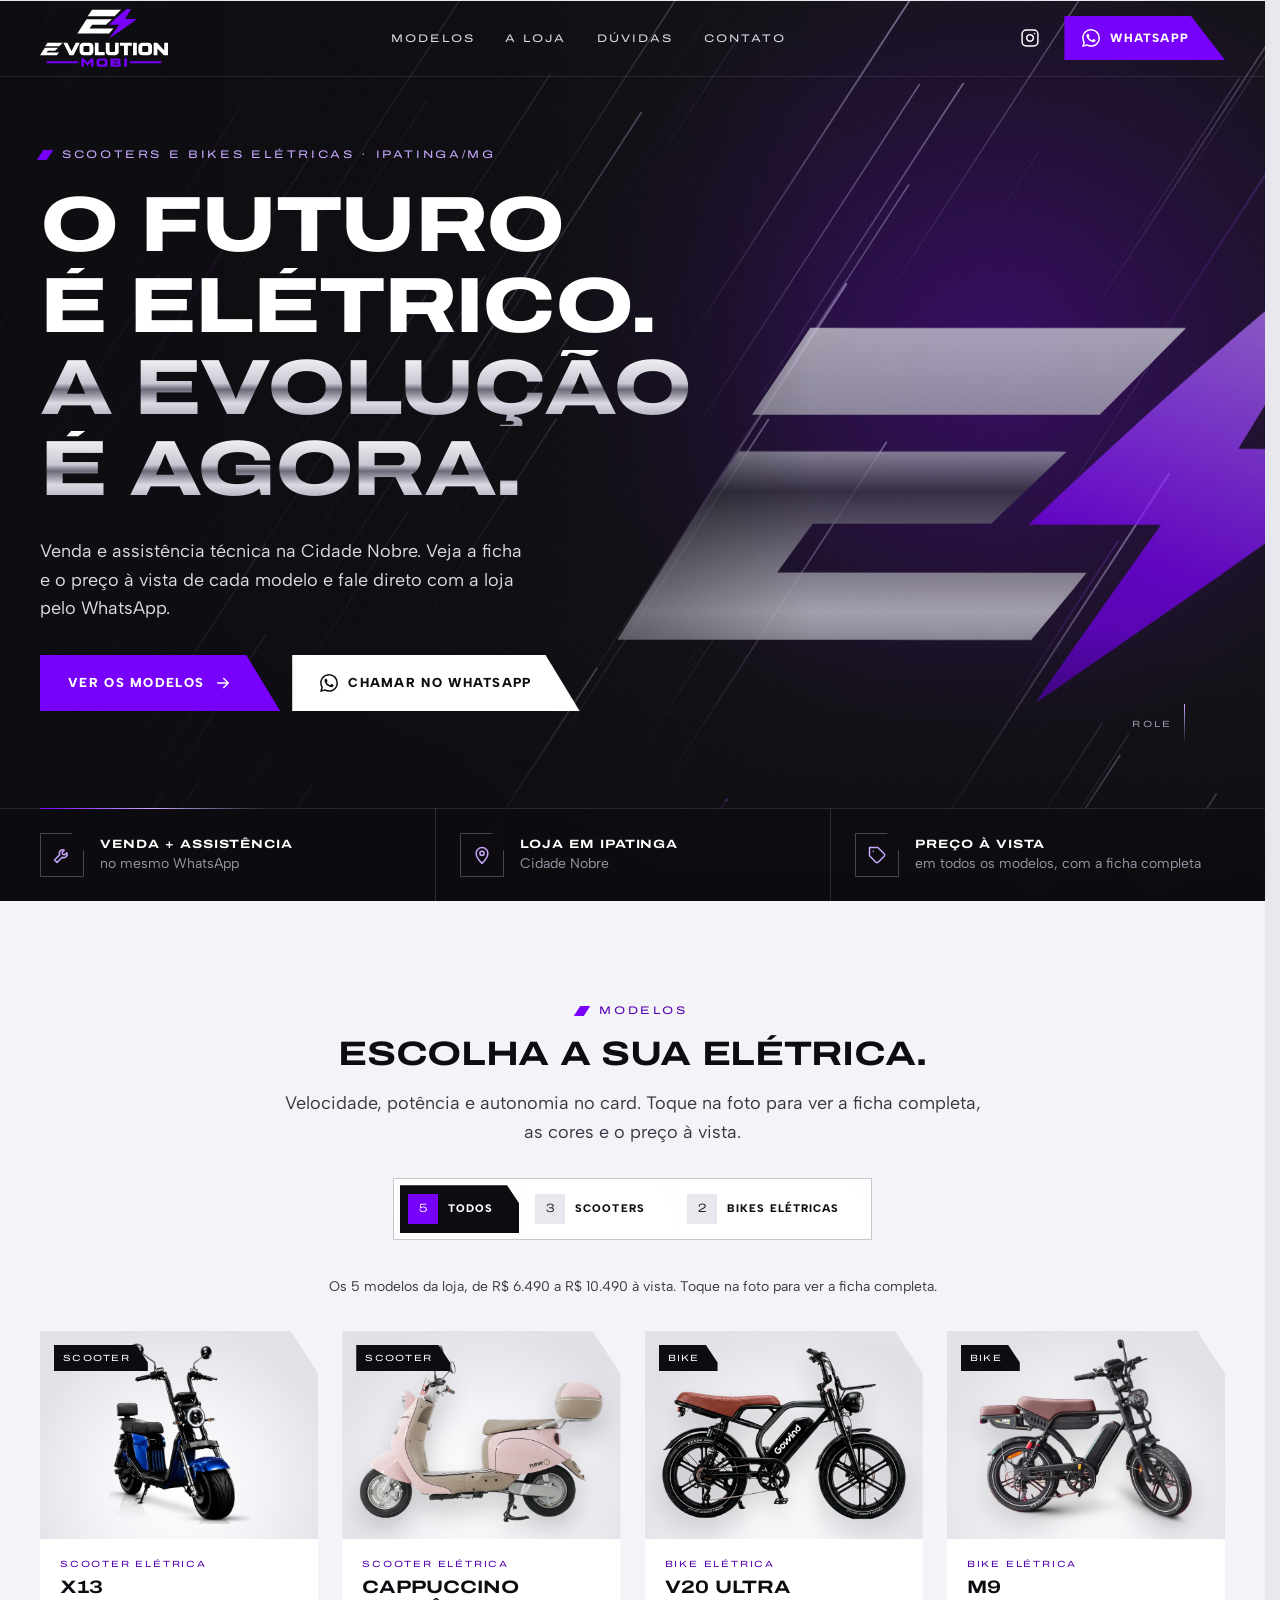
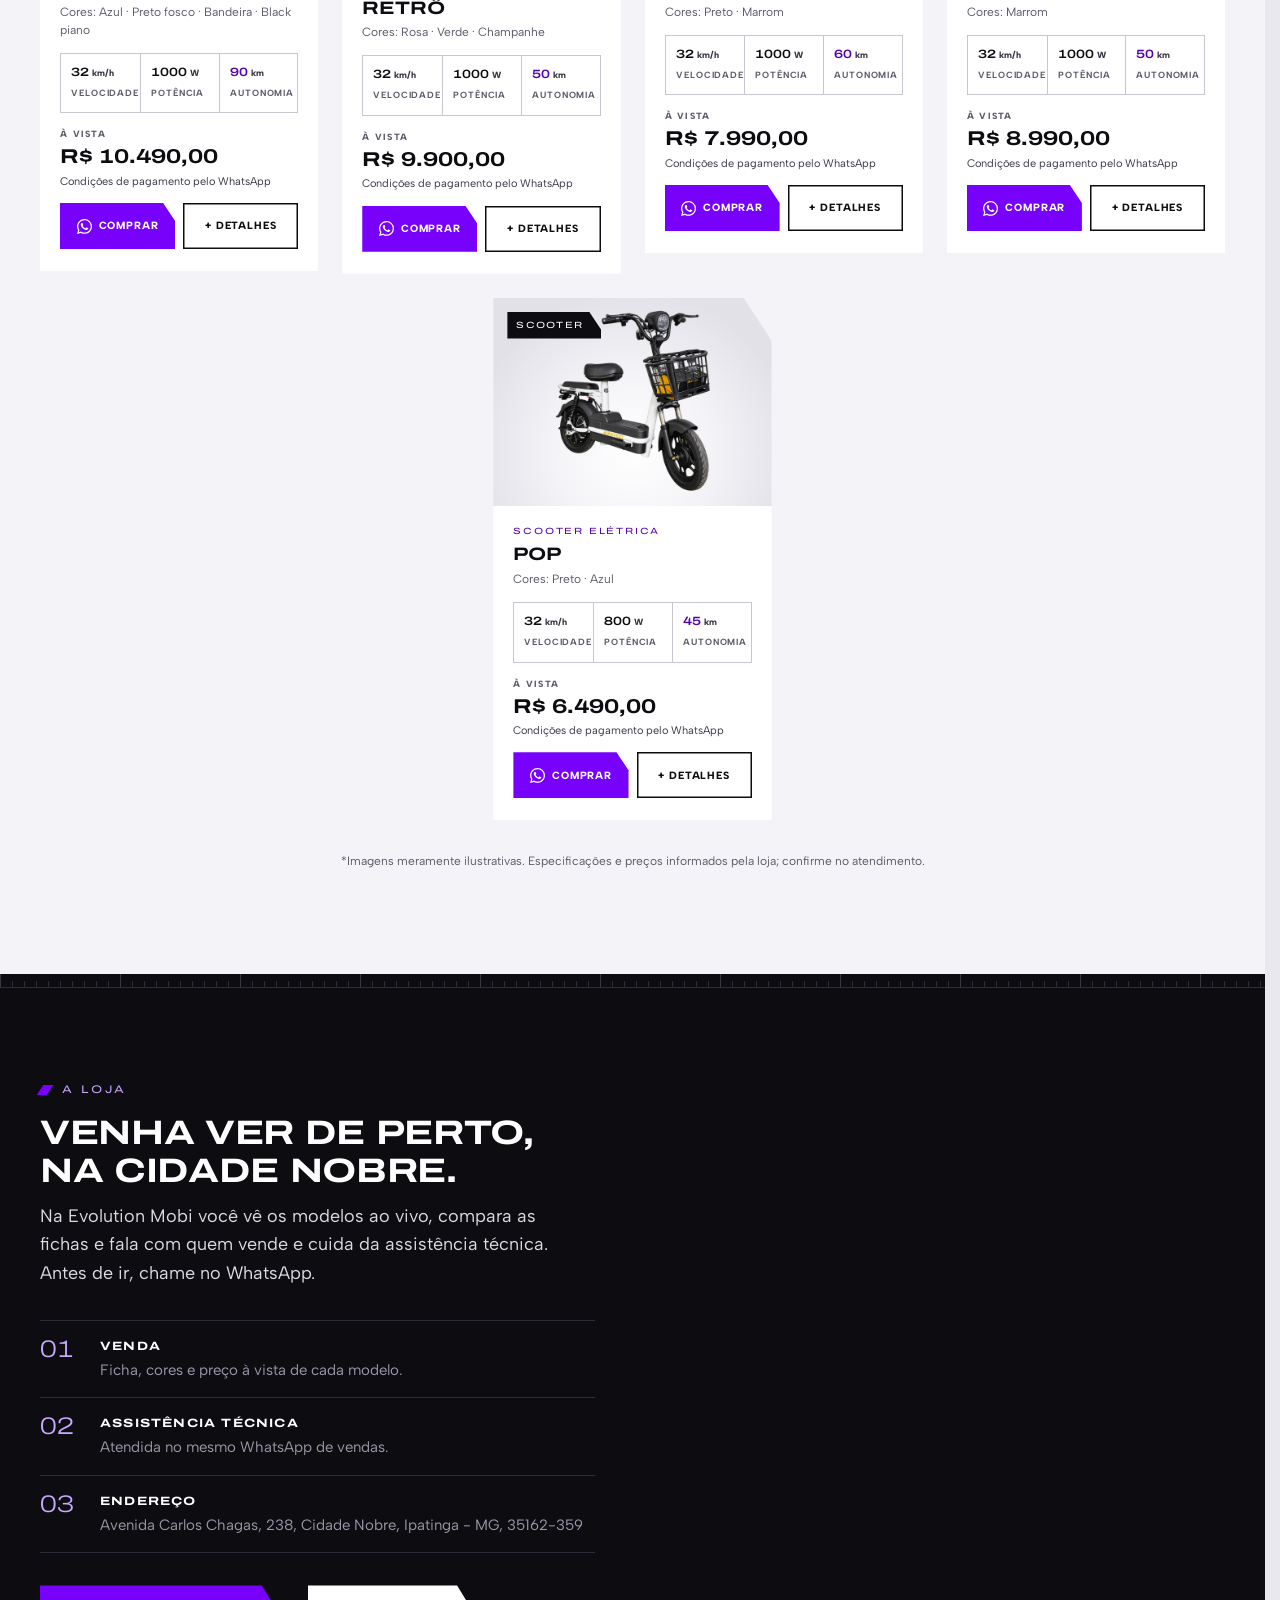
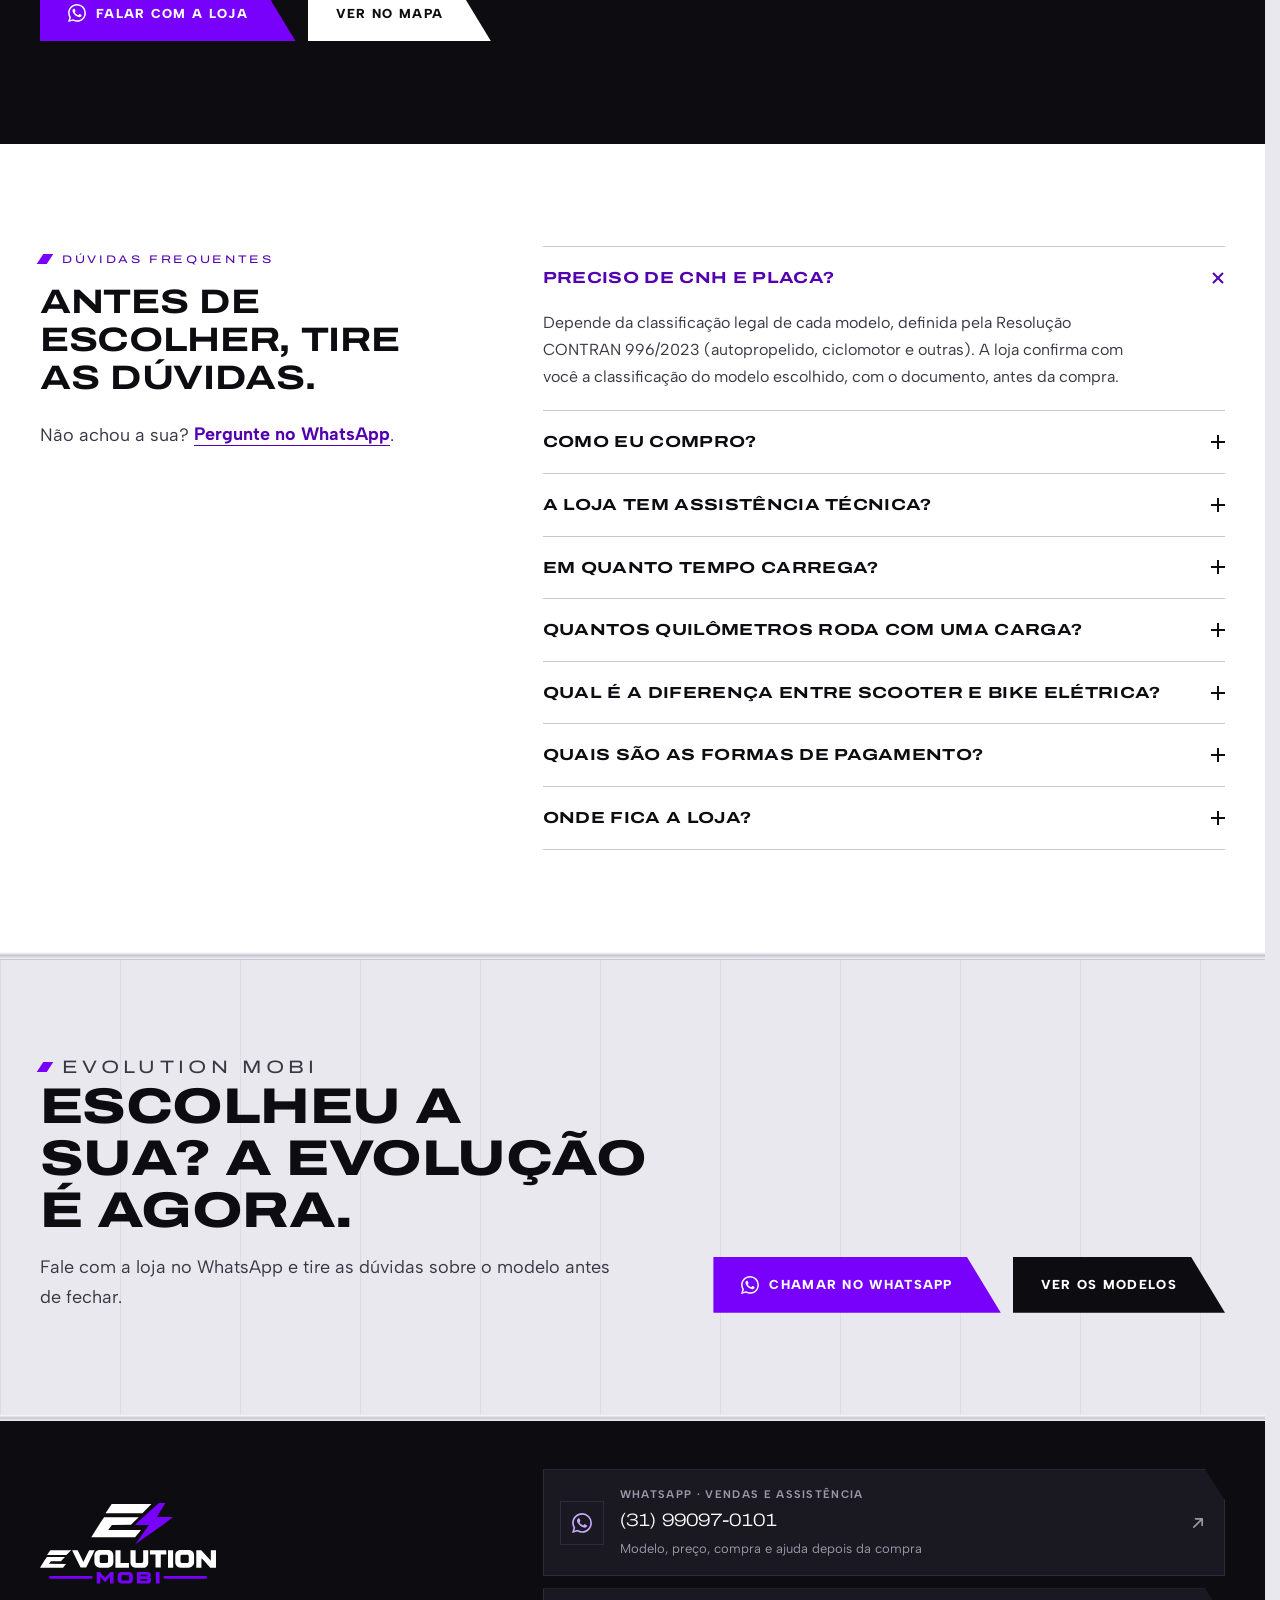
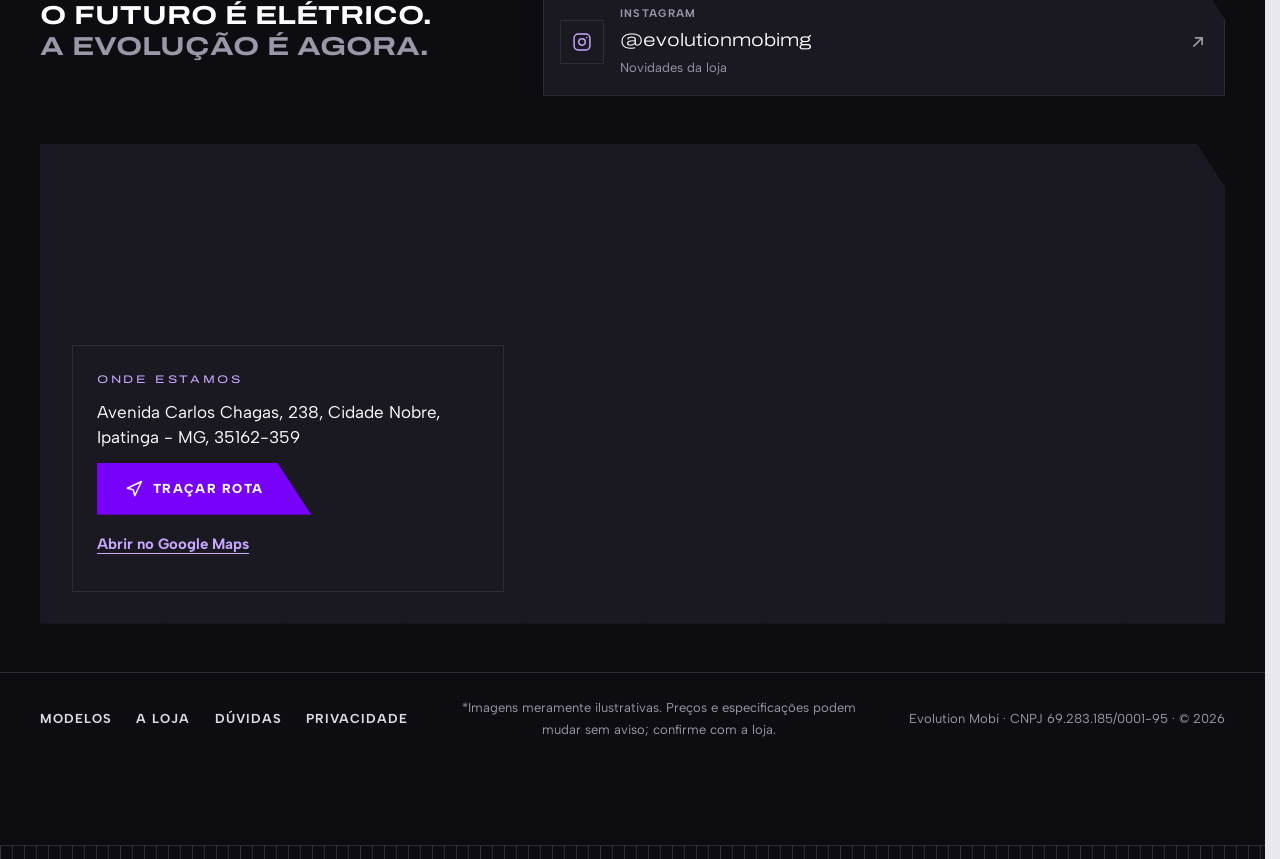
<file: index.html>
<!doctype html>
<html lang="pt-BR" data-es-form="desligado" data-es-preco="visivel" data-es-previa="1">
<head>
<meta charset="utf-8">
<meta name="viewport" content="width=device-width, initial-scale=1">
<meta name="theme-color" content="#0d0c10">
<title>Evolution Mobi | Scooters e bikes elétricas em Ipatinga, com venda e assistência</title>
<meta name="description" content="Scooters e bikes elétricas em Ipatinga/MG, com a ficha de cada modelo, preço à vista e atendimento pelo WhatsApp. Venda e assistência técnica na Cidade Nobre.">
<meta property="og:type" content="website">
<meta property="og:locale" content="pt_BR">
<meta property="og:site_name" content="Evolution Mobi">
<meta property="og:title" content="Evolution Mobi | O futuro é elétrico. A evolução é agora.">
<meta property="og:description" content="Scooters e bikes elétricas em Ipatinga. Escolha o seu modelo e fale direto com a loja pelo WhatsApp.">
<meta name="twitter:card" content="summary_large_image">
<meta name="robots" content="noindex, nofollow">
<link rel="preload" href="assets/fontes/archivo-expanded-latin.woff2" as="font" type="font/woff2" crossorigin>
<link rel="preload" href="assets/fontes/albert-sans-latin.woff2" as="font" type="font/woff2" crossorigin>
<link rel="stylesheet" href="assets/css/tokens.css?v=b2189138">
<link rel="stylesheet" href="assets/css/base.css?v=7fa4ea3f">
<link rel="stylesheet" href="assets/css/evolution.css?v=faad6279">
<link rel="icon" href="assets/icones/favicon-32.png?v=884c4801" sizes="32x32" type="image/png">
<link rel="icon" href="assets/icones/favicon.svg?v=fd71b64f" type="image/svg+xml">
<link rel="apple-touch-icon" href="assets/icones/apple-touch-icon.png?v=0fc4d88b">
<script defer src="assets/js/es-dados.js?v=713f5d56"></script>
<script defer src="assets/js/whatsapp.js?v=50a2ca79"></script>
<script defer src="assets/js/render.js?v=fd8e075b"></script>
<script defer src="assets/vendor/gsap.js?v=0536e0d4"></script>
<script defer src="assets/vendor/scrolltrigger.js?v=3e7f679a"></script>
<script defer src="assets/vendor/lenis.min.js?v=9bb8a4b8"></script>
<script defer src="assets/js/movimento.js?v=80b614cd"></script>
<script defer src="assets/js/evolution.js?v=d85e589a"></script>
</head>
<body class="com-flutuante">
<a class="pular" href="#conteudo">Pular para o conteúdo</a>
<header class="topo topo--escuro" data-ev-topo>
  <div class="topo__conteudo">
    <a class="topo__marca" href="./"><img class="topo__marca-claro" src="assets/marca/logo.svg?v=7657bc7b" width="128" height="59" alt="Evolution Mobi"><img class="topo__marca-negativo" src="assets/marca/logo-negativo.svg?v=2a201fdb" width="128" height="59" alt="Evolution Mobi"></a>
    <nav class="topo__nav" aria-label="Seções da página">
      <a class="topo__link" href="./#modelos">Modelos</a>
      <a class="topo__link" href="./#loja">A loja</a>
      <a class="topo__link" href="./#duvidas">Dúvidas</a>
      <a class="topo__link" href="./#rodape">Contato</a>
    </nav>
    
    <a class="topo__rede" href="https://www.instagram.com/evolutionmobimg/" rel="noopener" target="_blank" aria-label="Instagram da Evolution Mobi"><svg viewBox="0 0 24 24" aria-hidden="true" focusable="false"><rect x="2.5" y="2.5" width="19" height="19" rx="5"/><path d="M16 11.37A4 4 0 1 1 12.63 8 4 4 0 0 1 16 11.37Z"/><path d="M17.5 6.5h.01"/></svg></a>
    
    <a class="botao botao--primario botao--pequeno" data-es-link="lead-whatsapp" data-wa-contexto="geral" data-origem="topo" href="https://wa.me/5531990970101?text=Ol%C3%A1!%20Vim%20pelo%20site%20da%20Evolution%20Mobi%20e%20quero%20mais%20informa%C3%A7%C3%B5es."><span class="icone-wa" aria-hidden="true"></span>WhatsApp</a>
    <button class="topo__menu" type="button" aria-controls="ev-menu" aria-expanded="false" hidden><span class="topo__menu-icone" aria-hidden="true"><span></span><span></span></span><span class="topo__menu-rotulo" data-ev-menu-rotulo>Menu</span></button>
  </div>
</header>
<div class="menu" id="ev-menu" data-ev-menu hidden>
  <div class="menu__painel">
    <nav aria-label="Menu">
      <ol class="menu__lista">
        <li class="menu__linha"><a class="menu__item" href="./#modelos"><span class="menu__numero" aria-hidden="true">01</span>Modelos</a></li>
        <li class="menu__linha"><a class="menu__item" href="./#loja"><span class="menu__numero" aria-hidden="true">02</span>A loja</a></li>
        <li class="menu__linha"><a class="menu__item" href="./#duvidas"><span class="menu__numero" aria-hidden="true">03</span>Dúvidas</a></li>
        <li class="menu__linha"><a class="menu__item" href="./#rodape"><span class="menu__numero" aria-hidden="true">04</span>Contato</a></li>
      </ol>
    </nav>
    <div class="menu__rodape">
      <p class="menu__rotulo">Vendas e assistência</p>
      <a class="menu__contato" data-es-link="lead-whatsapp" data-wa-contexto="geral" data-origem="menu" href="https://wa.me/5531990970101?text=Ol%C3%A1!%20Vim%20pelo%20site%20da%20Evolution%20Mobi%20e%20quero%20mais%20informa%C3%A7%C3%B5es."><strong>(31) 99097-0101</strong><span>WhatsApp da loja</span></a>
      <a class="botao botao--primario botao--grande" data-es-link="lead-whatsapp" data-wa-contexto="geral" data-origem="menu" href="https://wa.me/5531990970101?text=Ol%C3%A1!%20Vim%20pelo%20site%20da%20Evolution%20Mobi%20e%20quero%20mais%20informa%C3%A7%C3%B5es."><span class="icone-wa" aria-hidden="true"></span>Chamar no WhatsApp</a>
      
      <a class="menu__rede" href="https://www.instagram.com/evolutionmobimg/" rel="noopener" target="_blank"><svg viewBox="0 0 24 24" aria-hidden="true" focusable="false"><rect x="2.5" y="2.5" width="19" height="19" rx="5"/><path d="M16 11.37A4 4 0 1 1 12.63 8 4 4 0 0 1 16 11.37Z"/><path d="M17.5 6.5h.01"/></svg>@evolutionmobimg</a>
      
    </div>
  </div>
</div>
<main id="conteudo" tabindex="-1">
  <section class="hero" aria-labelledby="hero-titulo" data-ev-hero>
    <div class="hero__fundo" aria-hidden="true">
      <span class="hero__aurora" data-ev-aurora></span>
      <canvas class="hero__fluxo" data-ev-fluxo></canvas>
      <div class="hero__simbolo" data-ev-simbolo>
        <span class="hero__simbolo-e"></span>
        <span class="hero__simbolo-raio" data-ev-simbolo-raio></span>
      </div>
      <span class="hero__veu"></span>
      <span class="hero__grao"></span>
    </div>
    <span class="hero__raio" aria-hidden="true" data-ev-raio></span>

    <div class="hero__conteudo conteudo">
      <div class="hero__texto">
        <p class="rotulo rotulo--escuro" data-ev-hero-bloco><span class="rotulo__marca" aria-hidden="true"></span>Scooters e bikes elétricas · Ipatinga/MG</p>
        <h1 id="hero-titulo" class="hero__titulo"><span class="hero__linha"><span>O futuro</span></span> <span class="hero__linha"><span>é elétrico.</span></span> <span class="hero__linha hero__linha--cromo"><span>A evolução</span></span> <span class="hero__linha hero__linha--cromo"><span>é agora.</span></span></h1>
        <p class="hero__lead" data-ev-hero-bloco>Venda e assistência técnica na Cidade Nobre. Veja a ficha e o preço à vista de cada modelo e fale direto com a loja pelo WhatsApp.</p>
        <div class="hero__acoes" data-ev-hero-bloco>
          <a class="botao botao--primario botao--grande" href="#modelos">Ver os modelos <svg class="botao__seta" viewBox="0 0 24 24" aria-hidden="true" focusable="false"><path d="M5 12h14m-6-6 6 6-6 6"/></svg></a>
          <a class="botao botao--contorno botao--grande" data-es-link="lead-whatsapp" data-wa-contexto="geral" data-origem="hero" href="https://wa.me/5531990970101?text=Ol%C3%A1!%20Vim%20pelo%20site%20da%20Evolution%20Mobi%20e%20quero%20mais%20informa%C3%A7%C3%B5es."><span class="icone-wa" aria-hidden="true"></span>Chamar no WhatsApp</a>
        </div>
      </div>
      <span class="hero__rolar" aria-hidden="true" data-ev-hero-bloco>Role</span>
    </div>

    <ul class="prova" data-ev-hero-bloco>
      <li class="prova__item">
        <span class="prova__icone" aria-hidden="true"><svg viewBox="0 0 24 24" focusable="false"><path d="M14.7 6.3a4 4 0 0 0-5.4 5.4L3 18l3 3 6.3-6.3a4 4 0 0 0 5.4-5.4l-2.5 2.5-2.4-.6-.6-2.4 2.5-2.5Z"/></svg></span>
        <span class="prova__texto"><strong>Venda + assistência</strong><span>no mesmo WhatsApp</span></span>
      </li>
      <li class="prova__item">
        <span class="prova__icone" aria-hidden="true"><svg viewBox="0 0 24 24" focusable="false"><path d="M12 22s7-6.3 7-12a7 7 0 1 0-14 0c0 5.7 7 12 7 12Zm0-9.4a2.6 2.6 0 1 0 0-5.2 2.6 2.6 0 0 0 0 5.2Z"/></svg></span>
        <span class="prova__texto"><strong>Loja em Ipatinga</strong><span>Cidade Nobre</span></span>
      </li>
      <li class="prova__item">
        <span class="prova__icone" aria-hidden="true"><svg viewBox="0 0 24 24" focusable="false"><path d="M20.6 13.4 13.4 20.6a2 2 0 0 1-2.8 0L3 13V3h10l7.6 7.6a2 2 0 0 1 0 2.8Z"/><path d="M7.5 7.5h.01"/></svg></span>
        <span class="prova__texto"><strong>Preço à vista</strong><span>em todos os modelos, com a ficha completa</span></span>
      </li>
    </ul>
  </section>

  <section id="modelos" class="secao secao--clara vitrine-secao" aria-labelledby="modelos-titulo">
    <div class="conteudo">
      <div class="secao__cabeca secao__cabeca--centro" data-es-revelar>
        <p class="rotulo"><span class="rotulo__marca" aria-hidden="true"></span>Modelos</p>
        <h2 id="modelos-titulo">Escolha a sua elétrica.</h2>
        <p class="secao__intro">Velocidade, potência e autonomia no card. Toque na foto para ver a ficha completa, as cores e o preço à vista.</p>
      </div>
      <div class="vitrine">
        <div class="es-catalogo" data-es-catalogo><div class="es-catalogo-filtro" role="group" aria-label="Filtrar por tipo" data-es-filtro hidden><button type="button" class="es-catalogo-filtro__opcao" data-es-filtro-tipo="todos" aria-pressed="true">Todos</button><button type="button" class="es-catalogo-filtro__opcao" data-es-filtro-tipo="scooter" aria-pressed="false">Scooter</button><button type="button" class="es-catalogo-filtro__opcao" data-es-filtro-tipo="e-bike" aria-pressed="false">E-bike</button></div><p class="es-catalogo-status" role="status" aria-live="polite" data-es-status data-es-rotulo-um="1 modelo" data-es-rotulo-varios="{n} modelos"></p><ul class="es-catalogo-lista" data-es-lista><li class="es-catalogo-card" data-es-modelo="x13" data-tipo="scooter"><img class="es-catalogo-card__foto" src="assets/img/fabricante/x13/01.webp?v=ee8053f7" alt="X13" width="963" height="1200" loading="lazy" decoding="async"><h3 class="es-catalogo-card__nome" id="es-catalogo-nome-x13">X13</h3><dl class="es-catalogo-especificacoes es-catalogo-especificacoes--card"><div class="es-catalogo-especificacoes__item"><dt>Velocidade máxima</dt><dd>32 km/h</dd></div><div class="es-catalogo-especificacoes__item"><dt>Autonomia</dt><dd>90 km</dd></div></dl><div class="es-catalogo-preco"><p class="es-catalogo-preco__a-vista"><span class="es-catalogo-preco__valor">R$ 10.490,00</span> <span class="es-catalogo-preco__condicao">à vista</span></p></div><button type="button" class="es-catalogo-card__detalhes" data-es-abrir="x13" aria-haspopup="dialog" aria-describedby="es-catalogo-nome-x13" hidden>Ver detalhes</button><a class="es-catalogo-card__comprar" data-es-link="lead-whatsapp" data-wa-contexto="modelo" data-origem="vitrine" data-modelo="x13" data-cor="" aria-describedby="es-catalogo-nome-x13" href="https://wa.me/5531990970101?text=Ol%C3%A1!%20Tenho%20interesse%20no%20X13.%20Pode%20me%20passar%20mais%20informa%C3%A7%C3%B5es%3F">Comprar</a></li><li class="es-catalogo-card" data-es-modelo="cappuccino-retro" data-tipo="scooter"><img class="es-catalogo-card__foto" src="assets/img/fabricante/cappuccino-retro/01.png?v=dd5de696" alt="Cappuccino Retrô" width="1213" height="927" loading="lazy" decoding="async"><h3 class="es-catalogo-card__nome" id="es-catalogo-nome-cappuccino-retro">Cappuccino Retrô</h3><dl class="es-catalogo-especificacoes es-catalogo-especificacoes--card"><div class="es-catalogo-especificacoes__item"><dt>Velocidade máxima</dt><dd>32 km/h</dd></div><div class="es-catalogo-especificacoes__item"><dt>Autonomia</dt><dd>50 km</dd></div></dl><div class="es-catalogo-preco"><p class="es-catalogo-preco__a-vista"><span class="es-catalogo-preco__valor">R$ 9.900,00</span> <span class="es-catalogo-preco__condicao">à vista</span></p></div><button type="button" class="es-catalogo-card__detalhes" data-es-abrir="cappuccino-retro" aria-haspopup="dialog" aria-describedby="es-catalogo-nome-cappuccino-retro" hidden>Ver detalhes</button><a class="es-catalogo-card__comprar" data-es-link="lead-whatsapp" data-wa-contexto="modelo" data-origem="vitrine" data-modelo="cappuccino-retro" data-cor="" aria-describedby="es-catalogo-nome-cappuccino-retro" href="https://wa.me/5531990970101?text=Ol%C3%A1!%20Tenho%20interesse%20no%20Cappuccino%20Retr%C3%B4.%20Pode%20me%20passar%20mais%20informa%C3%A7%C3%B5es%3F">Comprar</a></li><li class="es-catalogo-card" data-es-modelo="v20-ultra" data-tipo="e-bike"><img class="es-catalogo-card__foto" src="assets/img/fabricante/v20-ultra/01.png?v=3eb642f3" alt="V20 Ultra" width="1400" height="1400" loading="lazy" decoding="async"><h3 class="es-catalogo-card__nome" id="es-catalogo-nome-v20-ultra">V20 Ultra</h3><dl class="es-catalogo-especificacoes es-catalogo-especificacoes--card"><div class="es-catalogo-especificacoes__item"><dt>Velocidade máxima</dt><dd>32 km/h</dd></div><div class="es-catalogo-especificacoes__item"><dt>Autonomia</dt><dd>60 km</dd></div></dl><div class="es-catalogo-preco"><p class="es-catalogo-preco__a-vista"><span class="es-catalogo-preco__valor">R$ 7.990,00</span> <span class="es-catalogo-preco__condicao">à vista</span></p></div><button type="button" class="es-catalogo-card__detalhes" data-es-abrir="v20-ultra" aria-haspopup="dialog" aria-describedby="es-catalogo-nome-v20-ultra" hidden>Ver detalhes</button><a class="es-catalogo-card__comprar" data-es-link="lead-whatsapp" data-wa-contexto="modelo" data-origem="vitrine" data-modelo="v20-ultra" data-cor="" aria-describedby="es-catalogo-nome-v20-ultra" href="https://wa.me/5531990970101?text=Ol%C3%A1!%20Tenho%20interesse%20no%20V20%20Ultra.%20Pode%20me%20passar%20mais%20informa%C3%A7%C3%B5es%3F">Comprar</a></li><li class="es-catalogo-card" data-es-modelo="m9" data-tipo="e-bike"><img class="es-catalogo-card__foto" src="assets/img/fabricante/m9/04.png?v=95ade643" alt="M9" width="585" height="534" loading="lazy" decoding="async"><h3 class="es-catalogo-card__nome" id="es-catalogo-nome-m9">M9</h3><dl class="es-catalogo-especificacoes es-catalogo-especificacoes--card"><div class="es-catalogo-especificacoes__item"><dt>Velocidade máxima</dt><dd>32 km/h</dd></div><div class="es-catalogo-especificacoes__item"><dt>Autonomia</dt><dd>50 km</dd></div></dl><div class="es-catalogo-preco"><p class="es-catalogo-preco__a-vista"><span class="es-catalogo-preco__valor">R$ 8.990,00</span> <span class="es-catalogo-preco__condicao">à vista</span></p></div><button type="button" class="es-catalogo-card__detalhes" data-es-abrir="m9" aria-haspopup="dialog" aria-describedby="es-catalogo-nome-m9" hidden>Ver detalhes</button><a class="es-catalogo-card__comprar" data-es-link="lead-whatsapp" data-wa-contexto="modelo" data-origem="vitrine" data-modelo="m9" data-cor="" aria-describedby="es-catalogo-nome-m9" href="https://wa.me/5531990970101?text=Ol%C3%A1!%20Tenho%20interesse%20no%20M9.%20Pode%20me%20passar%20mais%20informa%C3%A7%C3%B5es%3F">Comprar</a></li><li class="es-catalogo-card" data-es-modelo="pop" data-tipo="scooter"><img class="es-catalogo-card__foto" src="assets/img/fabricante/pop/01.webp?v=6d08b0c6" alt="Pop" width="1032" height="1200" loading="lazy" decoding="async"><h3 class="es-catalogo-card__nome" id="es-catalogo-nome-pop">Pop</h3><dl class="es-catalogo-especificacoes es-catalogo-especificacoes--card"><div class="es-catalogo-especificacoes__item"><dt>Velocidade máxima</dt><dd>32 km/h</dd></div><div class="es-catalogo-especificacoes__item"><dt>Autonomia</dt><dd>45 km</dd></div></dl><div class="es-catalogo-preco"><p class="es-catalogo-preco__a-vista"><span class="es-catalogo-preco__valor">R$ 6.490,00</span> <span class="es-catalogo-preco__condicao">à vista</span></p></div><button type="button" class="es-catalogo-card__detalhes" data-es-abrir="pop" aria-haspopup="dialog" aria-describedby="es-catalogo-nome-pop" hidden>Ver detalhes</button><a class="es-catalogo-card__comprar" data-es-link="lead-whatsapp" data-wa-contexto="modelo" data-origem="vitrine" data-modelo="pop" data-cor="" aria-describedby="es-catalogo-nome-pop" href="https://wa.me/5531990970101?text=Ol%C3%A1!%20Tenho%20interesse%20no%20Pop.%20Pode%20me%20passar%20mais%20informa%C3%A7%C3%B5es%3F">Comprar</a></li></ul></div>
        <p class="vitrine__resumo" data-ev-vitrine-nota aria-live="polite" hidden></p>
        <div class="vitrine__vazia" data-ev-vitrine-vazia hidden>
          <p>Os modelos entram aqui em breve. Enquanto isso, chame a loja no WhatsApp.</p>
          <a class="botao botao--primario botao--grande" data-es-link="lead-whatsapp" data-wa-contexto="geral" data-origem="vitrine_vazia" href="https://wa.me/5531990970101?text=Ol%C3%A1!%20Vim%20pelo%20site%20da%20Evolution%20Mobi%20e%20quero%20mais%20informa%C3%A7%C3%B5es.">Chamar no WhatsApp</a>
        </div>
      </div>
      <p class="vitrine__nota">*Imagens meramente ilustrativas. Especificações e preços informados pela loja; confirme no atendimento.</p>
    </div>
  </section>

  <section id="loja" class="showroom" aria-labelledby="showroom-titulo" data-ev-showroom>
    <span class="showroom__regua" aria-hidden="true" data-ev-regua></span>
    <div class="conteudo showroom__grade">
      <div class="showroom__texto" data-es-revelar>
        <p class="rotulo rotulo--escuro"><span class="rotulo__marca" aria-hidden="true"></span>A loja</p>
        <h2 id="showroom-titulo">Venha ver de perto, na Cidade Nobre.</h2>
        <p class="showroom__lead">Na Evolution Mobi você vê os modelos ao vivo, compara as fichas e fala com quem vende e cuida da assistência técnica. Antes de ir, chame no WhatsApp.</p>
        <ul class="showroom__itens">
          <li><span class="showroom__num" aria-hidden="true">01</span><span><strong>Venda</strong>Ficha, cores e preço à vista de cada modelo.</span></li>
          <li><span class="showroom__num" aria-hidden="true">02</span><span><strong>Assistência técnica</strong>Atendida no mesmo WhatsApp de vendas.</span></li>
          <li><span class="showroom__num" aria-hidden="true">03</span><span><strong>Endereço</strong><span data-ev-endereco-curto>Avenida Carlos Chagas, 238, Cidade Nobre, Ipatinga - MG, 35162-359</span></span></li>
        </ul>
        <div class="showroom__acoes">
          <a class="botao botao--primario botao--grande" data-es-link="lead-whatsapp" data-wa-contexto="assistencia" data-origem="showroom" href="https://wa.me/5531990970101?text=Ol%C3%A1!%20Vim%20pelo%20site%20da%20Evolution%20Mobi%20e%20preciso%20de%20assist%C3%AAncia%20t%C3%A9cnica."><span class="icone-wa" aria-hidden="true"></span>Falar com a loja</a>
          <a class="botao botao--contorno-escuro botao--grande" href="#rodape-mapa">Ver no mapa</a>
        </div>
      </div>
      <div class="showroom__fotos" aria-hidden="true">
        <img class="showroom__foto showroom__foto--1" src="assets/img/vitrine/m9/01-800.webp?v=a07e26e5" width="800" height="1067" alt="" loading="lazy" decoding="async">
        <img class="showroom__foto showroom__foto--2" src="assets/img/vitrine/cappuccino-retro/09-800.webp?v=a54a9cc6" width="800" height="1067" alt="" loading="lazy" decoding="async">
        <img class="showroom__foto showroom__foto--3" src="assets/img/vitrine/x13/03-800.webp?v=71baf8c0" width="800" height="1067" alt="" loading="lazy" decoding="async">
      </div>
    </div>
  </section>

  <section id="duvidas" class="secao secao--branca" aria-labelledby="duvidas-titulo">
    <div class="conteudo duvidas">
      <div class="secao__cabeca duvidas__cabeca" data-es-revelar>
        <p class="rotulo"><span class="rotulo__marca" aria-hidden="true"></span>Dúvidas frequentes</p>
        <h2 id="duvidas-titulo">Antes de escolher, tire as dúvidas.</h2>
        <p class="secao__intro">Não achou a sua? <a class="link-acao" data-es-link="lead-whatsapp" data-wa-contexto="geral" data-origem="faq" href="https://wa.me/5531990970101?text=Ol%C3%A1!%20Vim%20pelo%20site%20da%20Evolution%20Mobi%20e%20quero%20mais%20informa%C3%A7%C3%B5es.">Pergunte no WhatsApp</a>.</p>
      </div>
      <div class="faq" data-es-revelar>
        <details class="faq__item">
          <summary class="faq__pergunta">Preciso de CNH e placa?</summary>
          <div class="faq__resposta"><p>Depende da classificação legal de cada modelo, definida pela Resolução CONTRAN 996/2023 (autopropelido, ciclomotor e outras). A loja confirma com você a classificação do modelo escolhido, com o documento, antes da compra.</p></div>
        </details>
        <details class="faq__item">
          <summary class="faq__pergunta">Como eu compro?</summary>
          <div class="faq__resposta"><p>Escolha o modelo na vitrine e toque em Comprar: o WhatsApp da loja abre com o nome do modelo e a cor na mensagem, e o atendimento segue por lá.</p></div>
        </details>
        <details class="faq__item">
          <summary class="faq__pergunta">A loja tem assistência técnica?</summary>
          <div class="faq__resposta"><p>Tem. A assistência técnica atende pelo mesmo WhatsApp de vendas. <a class="link-acao" data-es-link="lead-whatsapp" data-wa-contexto="assistencia" data-origem="faq_assistencia" href="https://wa.me/5531990970101?text=Ol%C3%A1!%20Vim%20pelo%20site%20da%20Evolution%20Mobi%20e%20preciso%20de%20assist%C3%AAncia%20t%C3%A9cnica.">Falar com a assistência</a></p></div>
        </details>
        <details class="faq__item">
          <summary class="faq__pergunta">Em quanto tempo carrega?</summary>
          <div class="faq__resposta"><p>Na tomada. Pela ficha informada pela loja, a recarga completa leva de 5 a 6 horas nos cinco modelos.</p></div>
        </details>
        <details class="faq__item">
          <summary class="faq__pergunta">Quantos quilômetros roda com uma carga?</summary>
          <div class="faq__resposta"><p>Varia por modelo: de 45 a 90 km pela ficha de cada um. Na prática, a autonomia muda com o peso transportado, o relevo e a velocidade.</p></div>
        </details>
        <details class="faq__item">
          <summary class="faq__pergunta">Qual é a diferença entre scooter e bike elétrica?</summary>
          <div class="faq__resposta"><p>Na vitrine, a V20 Ultra e a M9 estão como bikes elétricas, com pedal, e a X13, a Cappuccino Retrô e a Pop como scooters. Use o filtro da vitrine para ver cada grupo e confirme no WhatsApp o que muda no dia a dia.</p></div>
        </details>
        <details class="faq__item">
          <summary class="faq__pergunta">Quais são as formas de pagamento?</summary>
          <div class="faq__resposta"><p>Chame a loja no WhatsApp e confirme as formas de pagamento e as condições do modelo que você escolheu.</p></div>
        </details>
        <details class="faq__item">
          <summary class="faq__pergunta">Onde fica a loja?</summary>
          <div class="faq__resposta"><p>Na Cidade Nobre, em Ipatinga. O endereço completo e o mapa estão no fim da página. <a class="link-acao" href="#rodape-mapa">Ver no mapa</a></p></div>
        </details>
      </div>
    </div>
  </section>

  <section class="cta-final" aria-labelledby="cta-titulo">
    <div class="conteudo cta-final__grade">
      <div class="cta-final__texto" data-es-revelar>
        <p class="rotulo"><span class="rotulo__marca" aria-hidden="true"></span>Evolution Mobi</p>
        <h2 id="cta-titulo">Escolheu a sua? A evolução é agora.</h2>
        <p>Fale com a loja no WhatsApp e tire as dúvidas sobre o modelo antes de fechar.</p>
      </div>
      <div class="cta-final__acoes" data-es-revelar>
        <a class="botao botao--primario botao--grande" data-es-link="lead-whatsapp" data-wa-contexto="geral" data-origem="cta_final" href="https://wa.me/5531990970101?text=Ol%C3%A1!%20Vim%20pelo%20site%20da%20Evolution%20Mobi%20e%20quero%20mais%20informa%C3%A7%C3%B5es."><span class="icone-wa" aria-hidden="true"></span>Chamar no WhatsApp</a>
        <a class="botao botao--contorno botao--grande" href="#modelos">Ver os modelos</a>
      </div>
    </div>
  </section>
  
</main>
<a class="flutuante" data-es-link="lead-whatsapp" data-wa-contexto="geral" data-origem="flutuante" href="https://wa.me/5531990970101?text=Ol%C3%A1!%20Vim%20pelo%20site%20da%20Evolution%20Mobi%20e%20quero%20mais%20informa%C3%A7%C3%B5es."><span class="icone-wa" aria-hidden="true"></span><span class="visualmente-oculto">Falar no WhatsApp</span></a>
<footer class="rodape" id="rodape" aria-label="Contato e endereço da loja">
  <div class="rodape__topo rodape__conteudo">
    <div class="rodape__chamada">
      <a class="rodape__logo" href="./"><img src="assets/marca/logo-negativo.svg?v=2a201fdb" width="200" height="92" alt="Evolution Mobi" loading="lazy"></a>
      <p class="rodape__frase">O futuro é elétrico. <span>A evolução é agora.</span></p>
    </div>
    <ul class="rodape__canais">
      <li>
        <a class="canal" data-es-link="lead-whatsapp" data-wa-contexto="geral" data-origem="rodape" href="https://wa.me/5531990970101?text=Ol%C3%A1!%20Vim%20pelo%20site%20da%20Evolution%20Mobi%20e%20quero%20mais%20informa%C3%A7%C3%B5es.">
          <span class="canal__icone canal__icone--wa"><span class="icone-wa" aria-hidden="true"></span></span>
          <span class="canal__texto"><span class="canal__rotulo">WhatsApp · vendas e assistência</span><strong class="canal__valor">(31) 99097-0101</strong><span class="canal__nota">Modelo, preço, compra e ajuda depois da compra</span></span>
          <svg class="canal__seta" viewBox="0 0 24 24" aria-hidden="true" focusable="false"><path d="M7 17 17 7M9 7h8v8"/></svg>
        </a>
      </li>
      
      <li>
        <a class="canal" href="https://www.instagram.com/evolutionmobimg/" rel="noopener" target="_blank">
          <span class="canal__icone"><svg viewBox="0 0 24 24" aria-hidden="true" focusable="false"><rect x="2.5" y="2.5" width="19" height="19" rx="5"/><path d="M16 11.37A4 4 0 1 1 12.63 8 4 4 0 0 1 16 11.37Z"/><path d="M17.5 6.5h.01"/></svg></span>
          <span class="canal__texto"><span class="canal__rotulo">Instagram</span><strong class="canal__valor">@evolutionmobimg</strong><span class="canal__nota">Novidades da loja</span></span>
          <svg class="canal__seta" viewBox="0 0 24 24" aria-hidden="true" focusable="false"><path d="M7 17 17 7M9 7h8v8"/></svg>
        </a>
      </li>
      
    </ul>
  </div>

  
  <div class="rodape__local rodape__conteudo" id="rodape-mapa">
    <div class="rodape__mapa">
      <iframe class="rodape__mapa-frame" data-ev-mapa data-ev-mapa-busca="Avenida Carlos Chagas, 238, Cidade Nobre, Ipatinga - MG, 35162-359" title="Mapa com a localização da loja Evolution Mobi" loading="lazy" referrerpolicy="no-referrer-when-downgrade" allowfullscreen></iframe>
    </div>
    <div class="rodape__endereco-cartao">
      <p class="rodape__rotulo">Onde estamos</p>
      <address class="rodape__endereco">Avenida Carlos Chagas, 238, Cidade Nobre, Ipatinga - MG, 35162-359</address>
      <div class="rodape__rotas">
        <a class="botao botao--primario" href="https://www.google.com/maps/dir/?api=1&amp;destination=Avenida%20Carlos%20Chagas%2C%20238%2C%20Cidade%20Nobre%2C%20Ipatinga%20-%20MG%2C%2035162-359" rel="noopener" target="_blank"><svg class="botao__seta" viewBox="0 0 24 24" aria-hidden="true" focusable="false"><path d="m3 11 19-9-9 19-2-8-8-2Z"/></svg>Traçar rota</a>
        <a class="link-acao link-acao--escuro" href="https://www.google.com/maps/search/?api=1&amp;query=Avenida%20Carlos%20Chagas%2C%20238%2C%20Cidade%20Nobre%2C%20Ipatinga%20-%20MG%2C%2035162-359" rel="noopener" target="_blank">Abrir no Google Maps</a>
      </div>
    </div>
  </div>
  

  <div class="rodape__base">
    <div class="rodape__base-conteudo rodape__conteudo">
      <nav class="rodape__nav" aria-label="Rodapé">
        <a href="./#modelos">Modelos</a>
        <a href="./#loja">A loja</a>
        <a href="./#duvidas">Dúvidas</a>
        <a href="privacidade.html">Privacidade</a>
      </nav>
      <p class="rodape__aviso">*Imagens meramente ilustrativas. Preços e especificações podem mudar sem aviso; confirme com a loja.</p>
      <p class="rodape__legal">Evolution Mobi · <span class="sem-quebra">CNPJ 69.283.185/0001-95</span> · © 2026</p>
      <button type="button" class="rodape__consentimento" data-es-consentimento="abrir" hidden>Preferências de privacidade</button>
    </div>
    <div class="rodape__assinatura" aria-hidden="true"><span class="rodape__regua"></span></div>
  </div>
</footer>
<div class="es-catalogo-modal" data-es-catalogo-modal hidden><div class="es-catalogo-modal__fundo" data-es-fechar></div><div class="es-catalogo-modal__caixa" role="dialog" aria-modal="true" aria-labelledby="es-catalogo-modal-titulo" tabindex="-1"><button type="button" class="es-catalogo-modal__fechar" data-es-fechar aria-label="Fechar"><span aria-hidden="true">×</span></button><div class="es-catalogo-modal__conteudo" data-es-catalogo-conteudo></div></div><template data-es-modelo-detalhe="x13"><h2 class="es-catalogo-modal__titulo" id="es-catalogo-modal-titulo">X13</h2><div class="es-catalogo-galerias"><div class="es-catalogo-galeria" data-es-galeria="" hidden><img class="es-catalogo-galeria__foto" src="assets/img/fabricante/x13/01.webp?v=ee8053f7" alt="X13" width="963" height="1200" decoding="async"><img class="es-catalogo-galeria__foto" src="assets/img/fabricante/x13/03.jpg?v=65962093" alt="X13" width="960" height="1280" loading="lazy" decoding="async"><img class="es-catalogo-galeria__foto" src="assets/img/fabricante/x13/04.jpg?v=5b593608" alt="X13" width="960" height="1280" loading="lazy" decoding="async"><img class="es-catalogo-galeria__foto" src="assets/img/fabricante/x13/05.jpg?v=c8429026" alt="X13" width="960" height="1280" loading="lazy" decoding="async"><img class="es-catalogo-galeria__foto" src="assets/img/fabricante/x13/06.jpg?v=a80736e8" alt="X13" width="960" height="1280" loading="lazy" decoding="async"><img class="es-catalogo-galeria__foto" src="assets/img/fabricante/x13/07.webp?v=8c074c4c" alt="X13" width="1000" height="947" loading="lazy" decoding="async"><img class="es-catalogo-galeria__foto" src="assets/img/fabricante/x13/08.webp?v=3a745c7b" alt="X13" width="1000" height="954" loading="lazy" decoding="async"></div><div class="es-catalogo-galeria" data-es-galeria="Azul"><img class="es-catalogo-galeria__foto" src="assets/img/fabricante/x13/01.webp?v=ee8053f7" alt="X13" width="963" height="1200" decoding="async"><img class="es-catalogo-galeria__foto" src="assets/img/fabricante/x13/03.jpg?v=65962093" alt="X13" width="960" height="1280" loading="lazy" decoding="async"></div><div class="es-catalogo-galeria" data-es-galeria="Preto fosco" hidden><img class="es-catalogo-galeria__foto" src="assets/img/fabricante/x13/04.jpg?v=5b593608" alt="X13" width="960" height="1280" decoding="async"></div><div class="es-catalogo-galeria" data-es-galeria="Bandeira" hidden><img class="es-catalogo-galeria__foto" src="assets/img/fabricante/x13/07.webp?v=8c074c4c" alt="X13" width="1000" height="947" decoding="async"><img class="es-catalogo-galeria__foto" src="assets/img/fabricante/x13/08.webp?v=3a745c7b" alt="X13" width="1000" height="954" loading="lazy" decoding="async"><img class="es-catalogo-galeria__foto" src="assets/img/fabricante/x13/05.jpg?v=c8429026" alt="X13" width="960" height="1280" loading="lazy" decoding="async"></div><div class="es-catalogo-galeria" data-es-galeria="Black piano" hidden><img class="es-catalogo-galeria__foto" src="assets/img/fabricante/x13/06.jpg?v=a80736e8" alt="X13" width="960" height="1280" decoding="async"></div></div><div class="es-catalogo-cores" role="group" aria-label="Cores"><button type="button" class="es-catalogo-cor" data-es-cor="Azul" aria-pressed="true"><span class="es-catalogo-cor__amostra" data-es-amostra="#022989" aria-hidden="true"></span><span class="es-catalogo-cor__nome">Azul</span></button><button type="button" class="es-catalogo-cor" data-es-cor="Preto fosco" aria-pressed="false"><span class="es-catalogo-cor__amostra" data-es-amostra="#1D1D20" aria-hidden="true"></span><span class="es-catalogo-cor__nome">Preto fosco</span></button><button type="button" class="es-catalogo-cor" data-es-cor="Bandeira" aria-pressed="false"><span class="es-catalogo-cor__nome">Bandeira</span></button><button type="button" class="es-catalogo-cor" data-es-cor="Black piano" aria-pressed="false"><span class="es-catalogo-cor__amostra" data-es-amostra="#08080A" aria-hidden="true"></span><span class="es-catalogo-cor__nome">Black piano</span></button></div><h3 class="es-catalogo-modal__subtitulo">Especificações</h3><dl class="es-catalogo-especificacoes"><div class="es-catalogo-especificacoes__item"><dt>Potência</dt><dd>1.000 W</dd></div><div class="es-catalogo-especificacoes__item"><dt>Velocidade máxima</dt><dd>32 km/h</dd></div><div class="es-catalogo-especificacoes__item"><dt>Autonomia</dt><dd>90 km</dd></div><div class="es-catalogo-especificacoes__item"><dt>Carga máxima</dt><dd>200 kg</dd></div><div class="es-catalogo-especificacoes__item"><dt>Peso</dt><dd>85 kg</dd></div></dl><h3 class="es-catalogo-modal__subtitulo">Itens</h3><ul class="es-catalogo-lista-tecnica"><li>Bateria: 60V 30Ah, removível</li><li>Tempo de recarga: 5 a 6 horas</li><li>Painel em LED</li><li>Buzina</li><li>Chave reserva</li><li>Farol em LED</li><li>Alarme</li><li>Carregador bivolt</li><li>NFC</li><li>Bluetooth/app</li><li>Ré</li><li>Setas</li><li>Freio a disco</li></ul><div class="es-catalogo-modal__barra"><div class="es-catalogo-preco"><p class="es-catalogo-preco__a-vista"><span class="es-catalogo-preco__valor">R$ 10.490,00</span> <span class="es-catalogo-preco__condicao">à vista</span></p></div><a class="es-catalogo-modal__comprar" data-es-link="lead-whatsapp" data-wa-contexto="modelo" data-origem="modal" data-modelo="x13" data-cor="Azul" href="https://wa.me/5531990970101?text=Ol%C3%A1!%20Tenho%20interesse%20no%20X13%20na%20cor%20Azul.%20Pode%20me%20passar%20mais%20informa%C3%A7%C3%B5es%3F">Comprar</a></div></template><template data-es-modelo-detalhe="cappuccino-retro"><h2 class="es-catalogo-modal__titulo" id="es-catalogo-modal-titulo">Cappuccino Retrô</h2><div class="es-catalogo-galerias"><div class="es-catalogo-galeria" data-es-galeria="" hidden><img class="es-catalogo-galeria__foto" src="assets/img/fabricante/cappuccino-retro/01.png?v=dd5de696" alt="Cappuccino Retrô" width="1213" height="927" decoding="async"><img class="es-catalogo-galeria__foto" src="assets/img/fabricante/cappuccino-retro/02.png?v=3e9351e6" alt="Cappuccino Retrô" width="1371" height="1086" loading="lazy" decoding="async"><img class="es-catalogo-galeria__foto" src="assets/img/fabricante/cappuccino-retro/03.png?v=eafa9d42" alt="Cappuccino Retrô" width="1360" height="983" loading="lazy" decoding="async"><img class="es-catalogo-galeria__foto" src="assets/img/fabricante/cappuccino-retro/04.png?v=f2072330" alt="Cappuccino Retrô" width="969" height="866" loading="lazy" decoding="async"><img class="es-catalogo-galeria__foto" src="assets/img/fabricante/cappuccino-retro/05.jpg?v=d5e1c711" alt="Cappuccino Retrô" width="960" height="1280" loading="lazy" decoding="async"><img class="es-catalogo-galeria__foto" src="assets/img/fabricante/cappuccino-retro/06.jpg?v=295363fa" alt="Cappuccino Retrô" width="960" height="1280" loading="lazy" decoding="async"><img class="es-catalogo-galeria__foto" src="assets/img/fabricante/cappuccino-retro/07.jpg?v=0453d4dc" alt="Cappuccino Retrô" width="960" height="1280" loading="lazy" decoding="async"><img class="es-catalogo-galeria__foto" src="assets/img/fabricante/cappuccino-retro/08.jpg?v=93a0c260" alt="Cappuccino Retrô" width="960" height="1280" loading="lazy" decoding="async"><img class="es-catalogo-galeria__foto" src="assets/img/fabricante/cappuccino-retro/09.jpg?v=8ba97e14" alt="Cappuccino Retrô" width="960" height="1280" loading="lazy" decoding="async"></div><div class="es-catalogo-galeria" data-es-galeria="Rosa"><img class="es-catalogo-galeria__foto" src="assets/img/fabricante/cappuccino-retro/01.png?v=dd5de696" alt="Cappuccino Retrô" width="1213" height="927" decoding="async"><img class="es-catalogo-galeria__foto" src="assets/img/fabricante/cappuccino-retro/07.jpg?v=0453d4dc" alt="Cappuccino Retrô" width="960" height="1280" loading="lazy" decoding="async"><img class="es-catalogo-galeria__foto" src="assets/img/fabricante/cappuccino-retro/09.jpg?v=8ba97e14" alt="Cappuccino Retrô" width="960" height="1280" loading="lazy" decoding="async"><img class="es-catalogo-galeria__foto" src="assets/img/fabricante/cappuccino-retro/08.jpg?v=93a0c260" alt="Cappuccino Retrô" width="960" height="1280" loading="lazy" decoding="async"></div><div class="es-catalogo-galeria" data-es-galeria="Verde" hidden><img class="es-catalogo-galeria__foto" src="assets/img/fabricante/cappuccino-retro/02.png?v=3e9351e6" alt="Cappuccino Retrô" width="1371" height="1086" decoding="async"></div><div class="es-catalogo-galeria" data-es-galeria="Champanhe" hidden><img class="es-catalogo-galeria__foto" src="assets/img/fabricante/cappuccino-retro/03.png?v=eafa9d42" alt="Cappuccino Retrô" width="1360" height="983" decoding="async"><img class="es-catalogo-galeria__foto" src="assets/img/fabricante/cappuccino-retro/04.png?v=f2072330" alt="Cappuccino Retrô" width="969" height="866" loading="lazy" decoding="async"></div></div><div class="es-catalogo-cores" role="group" aria-label="Cores"><button type="button" class="es-catalogo-cor" data-es-cor="Rosa" aria-pressed="true"><span class="es-catalogo-cor__amostra" data-es-amostra="#D5B9BA" aria-hidden="true"></span><span class="es-catalogo-cor__nome">Rosa</span></button><button type="button" class="es-catalogo-cor" data-es-cor="Verde" aria-pressed="false"><span class="es-catalogo-cor__amostra" data-es-amostra="#457917" aria-hidden="true"></span><span class="es-catalogo-cor__nome">Verde</span></button><button type="button" class="es-catalogo-cor" data-es-cor="Champanhe" aria-pressed="false"><span class="es-catalogo-cor__amostra" data-es-amostra="#C5BAA7" aria-hidden="true"></span><span class="es-catalogo-cor__nome">Champanhe</span></button></div><h3 class="es-catalogo-modal__subtitulo">Especificações</h3><dl class="es-catalogo-especificacoes"><div class="es-catalogo-especificacoes__item"><dt>Potência</dt><dd>1.000 W</dd></div><div class="es-catalogo-especificacoes__item"><dt>Velocidade máxima</dt><dd>32 km/h</dd></div><div class="es-catalogo-especificacoes__item"><dt>Autonomia</dt><dd>50 km</dd></div><div class="es-catalogo-especificacoes__item"><dt>Carga máxima</dt><dd>180 kg</dd></div><div class="es-catalogo-especificacoes__item"><dt>Peso</dt><dd>66 kg</dd></div></dl><h3 class="es-catalogo-modal__subtitulo">Itens</h3><ul class="es-catalogo-lista-tecnica"><li>Fabricante: New E-Bike (linha Retrô)</li><li>Motor: 1.000 W</li><li>Bateria: lítio 60V 20Ah, removível</li><li>Tempo de recarga: 5 a 6 horas</li><li>Carregador: 60V 3A, bivolt (100–240V)</li><li>Marchas: 3 velocidades</li><li>Freio dianteiro: a disco</li><li>Freio traseiro: a tambor</li><li>Pneus: 3.0-10&quot;</li><li>Entre-eixos: 1.285 mm</li><li>Dimensões: 165 × 45 × 87 cm</li><li>Painel em LED</li><li>Buzina</li><li>Chave reserva</li><li>Farol em LED</li><li>Alarme</li><li>NFC</li><li>Ré</li><li>Setas</li></ul><div class="es-catalogo-modal__barra"><div class="es-catalogo-preco"><p class="es-catalogo-preco__a-vista"><span class="es-catalogo-preco__valor">R$ 9.900,00</span> <span class="es-catalogo-preco__condicao">à vista</span></p></div><a class="es-catalogo-modal__comprar" data-es-link="lead-whatsapp" data-wa-contexto="modelo" data-origem="modal" data-modelo="cappuccino-retro" data-cor="Rosa" href="https://wa.me/5531990970101?text=Ol%C3%A1!%20Tenho%20interesse%20no%20Cappuccino%20Retr%C3%B4%20na%20cor%20Rosa.%20Pode%20me%20passar%20mais%20informa%C3%A7%C3%B5es%3F">Comprar</a></div></template><template data-es-modelo-detalhe="v20-ultra"><h2 class="es-catalogo-modal__titulo" id="es-catalogo-modal-titulo">V20 Ultra</h2><div class="es-catalogo-galerias"><div class="es-catalogo-galeria" data-es-galeria=""><img class="es-catalogo-galeria__foto" src="assets/img/fabricante/v20-ultra/01.png?v=3eb642f3" alt="V20 Ultra" width="1400" height="1400" decoding="async"><img class="es-catalogo-galeria__foto" src="assets/img/fabricante/v20-ultra/02.jpg?v=d708b73f" alt="V20 Ultra" width="960" height="1280" loading="lazy" decoding="async"><img class="es-catalogo-galeria__foto" src="assets/img/fabricante/v20-ultra/03.jpg?v=4287f534" alt="V20 Ultra" width="960" height="1280" loading="lazy" decoding="async"><img class="es-catalogo-galeria__foto" src="assets/img/fabricante/v20-ultra/04.jpg?v=4c4b21c4" alt="V20 Ultra" width="960" height="1280" loading="lazy" decoding="async"><img class="es-catalogo-galeria__foto" src="assets/img/fabricante/v20-ultra/05.jpg?v=86ba1ce6" alt="V20 Ultra" width="960" height="1280" loading="lazy" decoding="async"></div></div><div class="es-catalogo-cores" role="group" aria-label="Cores"><button type="button" class="es-catalogo-cor" data-es-cor="Preto" aria-pressed="true"><span class="es-catalogo-cor__amostra" data-es-amostra="#000000" aria-hidden="true"></span><span class="es-catalogo-cor__nome">Preto</span></button><button type="button" class="es-catalogo-cor" data-es-cor="Marrom" aria-pressed="false"><span class="es-catalogo-cor__amostra" data-es-amostra="#666666" aria-hidden="true"></span><span class="es-catalogo-cor__nome">Marrom</span></button></div><h3 class="es-catalogo-modal__subtitulo">Especificações</h3><dl class="es-catalogo-especificacoes"><div class="es-catalogo-especificacoes__item"><dt>Potência</dt><dd>1.000 W</dd></div><div class="es-catalogo-especificacoes__item"><dt>Velocidade máxima</dt><dd>32 km/h</dd></div><div class="es-catalogo-especificacoes__item"><dt>Autonomia</dt><dd>60 km</dd></div><div class="es-catalogo-especificacoes__item"><dt>Carga máxima</dt><dd>150 kg</dd></div><div class="es-catalogo-especificacoes__item"><dt>Peso</dt><dd>35 kg</dd></div></dl><h3 class="es-catalogo-modal__subtitulo">Itens</h3><ul class="es-catalogo-lista-tecnica"><li>Fabricante: Gowind (G1000 · V20 Ultra)</li><li>Chamada: O clássico urbano.</li><li>Motor: 1.000 W no cubo traseiro</li><li>Bateria: lítio 48V 17Ah, removível</li><li>Tempo de recarga: 5 a 6 horas</li><li>Câmbio: Shimano, 7 velocidades</li><li>Assistência ao pedal: 5 níveis</li><li>Freios: a disco hidráulico, dianteiro e traseiro</li><li>Suspensão: dianteira e traseira</li><li>Pneus: Kenda 20&quot; × 4.0&quot;</li><li>Quadro: alumínio</li><li>Display: LCD com velocidade, bateria, hodômetro e nível de assistência</li><li>Painel em LED</li><li>Buzina</li><li>Chave reserva</li><li>Farol em LED</li><li>Alarme</li><li>Carregador bivolt</li><li>NFC</li><li>Setas</li></ul><div class="es-catalogo-modal__barra"><div class="es-catalogo-preco"><p class="es-catalogo-preco__a-vista"><span class="es-catalogo-preco__valor">R$ 7.990,00</span> <span class="es-catalogo-preco__condicao">à vista</span></p></div><a class="es-catalogo-modal__comprar" data-es-link="lead-whatsapp" data-wa-contexto="modelo" data-origem="modal" data-modelo="v20-ultra" data-cor="Preto" href="https://wa.me/5531990970101?text=Ol%C3%A1!%20Tenho%20interesse%20no%20V20%20Ultra%20na%20cor%20Preto.%20Pode%20me%20passar%20mais%20informa%C3%A7%C3%B5es%3F">Comprar</a></div></template><template data-es-modelo-detalhe="m9"><h2 class="es-catalogo-modal__titulo" id="es-catalogo-modal-titulo">M9</h2><div class="es-catalogo-galerias"><div class="es-catalogo-galeria" data-es-galeria="" hidden><img class="es-catalogo-galeria__foto" src="assets/img/fabricante/m9/04.png?v=95ade643" alt="M9" width="585" height="534" decoding="async"><img class="es-catalogo-galeria__foto" src="assets/img/fabricante/m9/01.jpg?v=a4355d96" alt="M9" width="960" height="1280" loading="lazy" decoding="async"><img class="es-catalogo-galeria__foto" src="assets/img/fabricante/m9/02.jpg?v=d4e2ee79" alt="M9" width="960" height="1280" loading="lazy" decoding="async"><img class="es-catalogo-galeria__foto" src="assets/img/fabricante/m9/03.jpg?v=b8abc0e5" alt="M9" width="960" height="1280" loading="lazy" decoding="async"></div><div class="es-catalogo-galeria" data-es-galeria="Marrom"><img class="es-catalogo-galeria__foto" src="assets/img/fabricante/m9/04.png?v=95ade643" alt="M9" width="585" height="534" decoding="async"><img class="es-catalogo-galeria__foto" src="assets/img/fabricante/m9/01.jpg?v=a4355d96" alt="M9" width="960" height="1280" loading="lazy" decoding="async"><img class="es-catalogo-galeria__foto" src="assets/img/fabricante/m9/02.jpg?v=d4e2ee79" alt="M9" width="960" height="1280" loading="lazy" decoding="async"><img class="es-catalogo-galeria__foto" src="assets/img/fabricante/m9/03.jpg?v=b8abc0e5" alt="M9" width="960" height="1280" loading="lazy" decoding="async"></div></div><div class="es-catalogo-cores" role="group" aria-label="Cores"><button type="button" class="es-catalogo-cor" data-es-cor="Marrom" aria-pressed="true"><span class="es-catalogo-cor__amostra" data-es-amostra="#292929" aria-hidden="true"></span><span class="es-catalogo-cor__nome">Marrom</span></button></div><h3 class="es-catalogo-modal__subtitulo">Especificações</h3><dl class="es-catalogo-especificacoes"><div class="es-catalogo-especificacoes__item"><dt>Potência</dt><dd>1.000 W</dd></div><div class="es-catalogo-especificacoes__item"><dt>Velocidade máxima</dt><dd>32 km/h</dd></div><div class="es-catalogo-especificacoes__item"><dt>Autonomia</dt><dd>50 km</dd></div><div class="es-catalogo-especificacoes__item"><dt>Carga máxima</dt><dd>150 kg</dd></div><div class="es-catalogo-especificacoes__item"><dt>Peso</dt><dd>45 kg</dd></div></dl><h3 class="es-catalogo-modal__subtitulo">Itens</h3><ul class="es-catalogo-lista-tecnica"><li>Bateria: 2 baterias de 60V 17Ah, removíveis</li><li>Tempo de recarga: 5 a 6 horas</li><li>Painel em LED</li><li>Buzina</li><li>Chave reserva</li><li>Farol em LED</li><li>Alarme</li><li>Carregador bivolt</li><li>NFC</li><li>Setas</li><li>Freio a disco</li></ul><div class="es-catalogo-modal__barra"><div class="es-catalogo-preco"><p class="es-catalogo-preco__a-vista"><span class="es-catalogo-preco__valor">R$ 8.990,00</span> <span class="es-catalogo-preco__condicao">à vista</span></p></div><a class="es-catalogo-modal__comprar" data-es-link="lead-whatsapp" data-wa-contexto="modelo" data-origem="modal" data-modelo="m9" data-cor="Marrom" href="https://wa.me/5531990970101?text=Ol%C3%A1!%20Tenho%20interesse%20no%20M9%20na%20cor%20Marrom.%20Pode%20me%20passar%20mais%20informa%C3%A7%C3%B5es%3F">Comprar</a></div></template><template data-es-modelo-detalhe="pop"><h2 class="es-catalogo-modal__titulo" id="es-catalogo-modal-titulo">Pop</h2><div class="es-catalogo-galerias"><div class="es-catalogo-galeria" data-es-galeria="" hidden><img class="es-catalogo-galeria__foto" src="assets/img/fabricante/pop/01.webp?v=6d08b0c6" alt="Pop" width="1032" height="1200" decoding="async"><img class="es-catalogo-galeria__foto" src="assets/img/fabricante/pop/02.jpg?v=a086cea1" alt="Pop" width="960" height="1280" loading="lazy" decoding="async"><img class="es-catalogo-galeria__foto" src="assets/img/fabricante/pop/03.jpg?v=6f498cc7" alt="Pop" width="960" height="1280" loading="lazy" decoding="async"><img class="es-catalogo-galeria__foto" src="assets/img/fabricante/pop/04.jpg?v=2c614875" alt="Pop" width="960" height="1280" loading="lazy" decoding="async"><img class="es-catalogo-galeria__foto" src="assets/img/fabricante/pop/05.jpg?v=8ec68c79" alt="Pop" width="960" height="1280" loading="lazy" decoding="async"><img class="es-catalogo-galeria__foto" src="assets/img/fabricante/pop/06.webp?v=680b6142" alt="Pop" width="995" height="1100" loading="lazy" decoding="async"><img class="es-catalogo-galeria__foto" src="assets/img/fabricante/pop/07.webp?v=84b4bfb2" alt="Pop" width="993" height="1100" loading="lazy" decoding="async"></div><div class="es-catalogo-galeria" data-es-galeria="Preto"><img class="es-catalogo-galeria__foto" src="assets/img/fabricante/pop/07.webp?v=84b4bfb2" alt="Pop" width="993" height="1100" decoding="async"><img class="es-catalogo-galeria__foto" src="assets/img/fabricante/pop/04.jpg?v=2c614875" alt="Pop" width="960" height="1280" loading="lazy" decoding="async"><img class="es-catalogo-galeria__foto" src="assets/img/fabricante/pop/05.jpg?v=8ec68c79" alt="Pop" width="960" height="1280" loading="lazy" decoding="async"><img class="es-catalogo-galeria__foto" src="assets/img/fabricante/pop/01.webp?v=6d08b0c6" alt="Pop" width="1032" height="1200" loading="lazy" decoding="async"></div><div class="es-catalogo-galeria" data-es-galeria="Azul" hidden><img class="es-catalogo-galeria__foto" src="assets/img/fabricante/pop/06.webp?v=680b6142" alt="Pop" width="995" height="1100" decoding="async"><img class="es-catalogo-galeria__foto" src="assets/img/fabricante/pop/02.jpg?v=a086cea1" alt="Pop" width="960" height="1280" loading="lazy" decoding="async"></div></div><div class="es-catalogo-cores" role="group" aria-label="Cores"><button type="button" class="es-catalogo-cor" data-es-cor="Preto" aria-pressed="true"><span class="es-catalogo-cor__amostra" data-es-amostra="#1C1C1C" aria-hidden="true"></span><span class="es-catalogo-cor__nome">Preto</span></button><button type="button" class="es-catalogo-cor" data-es-cor="Azul" aria-pressed="false"><span class="es-catalogo-cor__amostra" data-es-amostra="#7BA8C6" aria-hidden="true"></span><span class="es-catalogo-cor__nome">Azul</span></button></div><h3 class="es-catalogo-modal__subtitulo">Especificações</h3><dl class="es-catalogo-especificacoes"><div class="es-catalogo-especificacoes__item"><dt>Potência</dt><dd>800 W</dd></div><div class="es-catalogo-especificacoes__item"><dt>Velocidade máxima</dt><dd>32 km/h</dd></div><div class="es-catalogo-especificacoes__item"><dt>Autonomia</dt><dd>45 km</dd></div><div class="es-catalogo-especificacoes__item"><dt>Carga máxima</dt><dd>100 kg</dd></div><div class="es-catalogo-especificacoes__item"><dt>Peso</dt><dd>25 kg</dd></div></dl><h3 class="es-catalogo-modal__subtitulo">Itens</h3><ul class="es-catalogo-lista-tecnica"><li>Bateria: lítio 48V 20Ah, removível</li><li>Tempo de recarga: 5 a 6 horas</li><li>Cesto dianteiro</li><li>Buzina</li><li>Chave reserva</li><li>Farol em LED</li><li>Alarme</li><li>Carregador bivolt</li></ul><div class="es-catalogo-modal__barra"><div class="es-catalogo-preco"><p class="es-catalogo-preco__a-vista"><span class="es-catalogo-preco__valor">R$ 6.490,00</span> <span class="es-catalogo-preco__condicao">à vista</span></p></div><a class="es-catalogo-modal__comprar" data-es-link="lead-whatsapp" data-wa-contexto="modelo" data-origem="modal" data-modelo="pop" data-cor="Preto" href="https://wa.me/5531990970101?text=Ol%C3%A1!%20Tenho%20interesse%20no%20Pop%20na%20cor%20Preto.%20Pode%20me%20passar%20mais%20informa%C3%A7%C3%B5es%3F">Comprar</a></div></template></div>
</body>
</html>
</file>
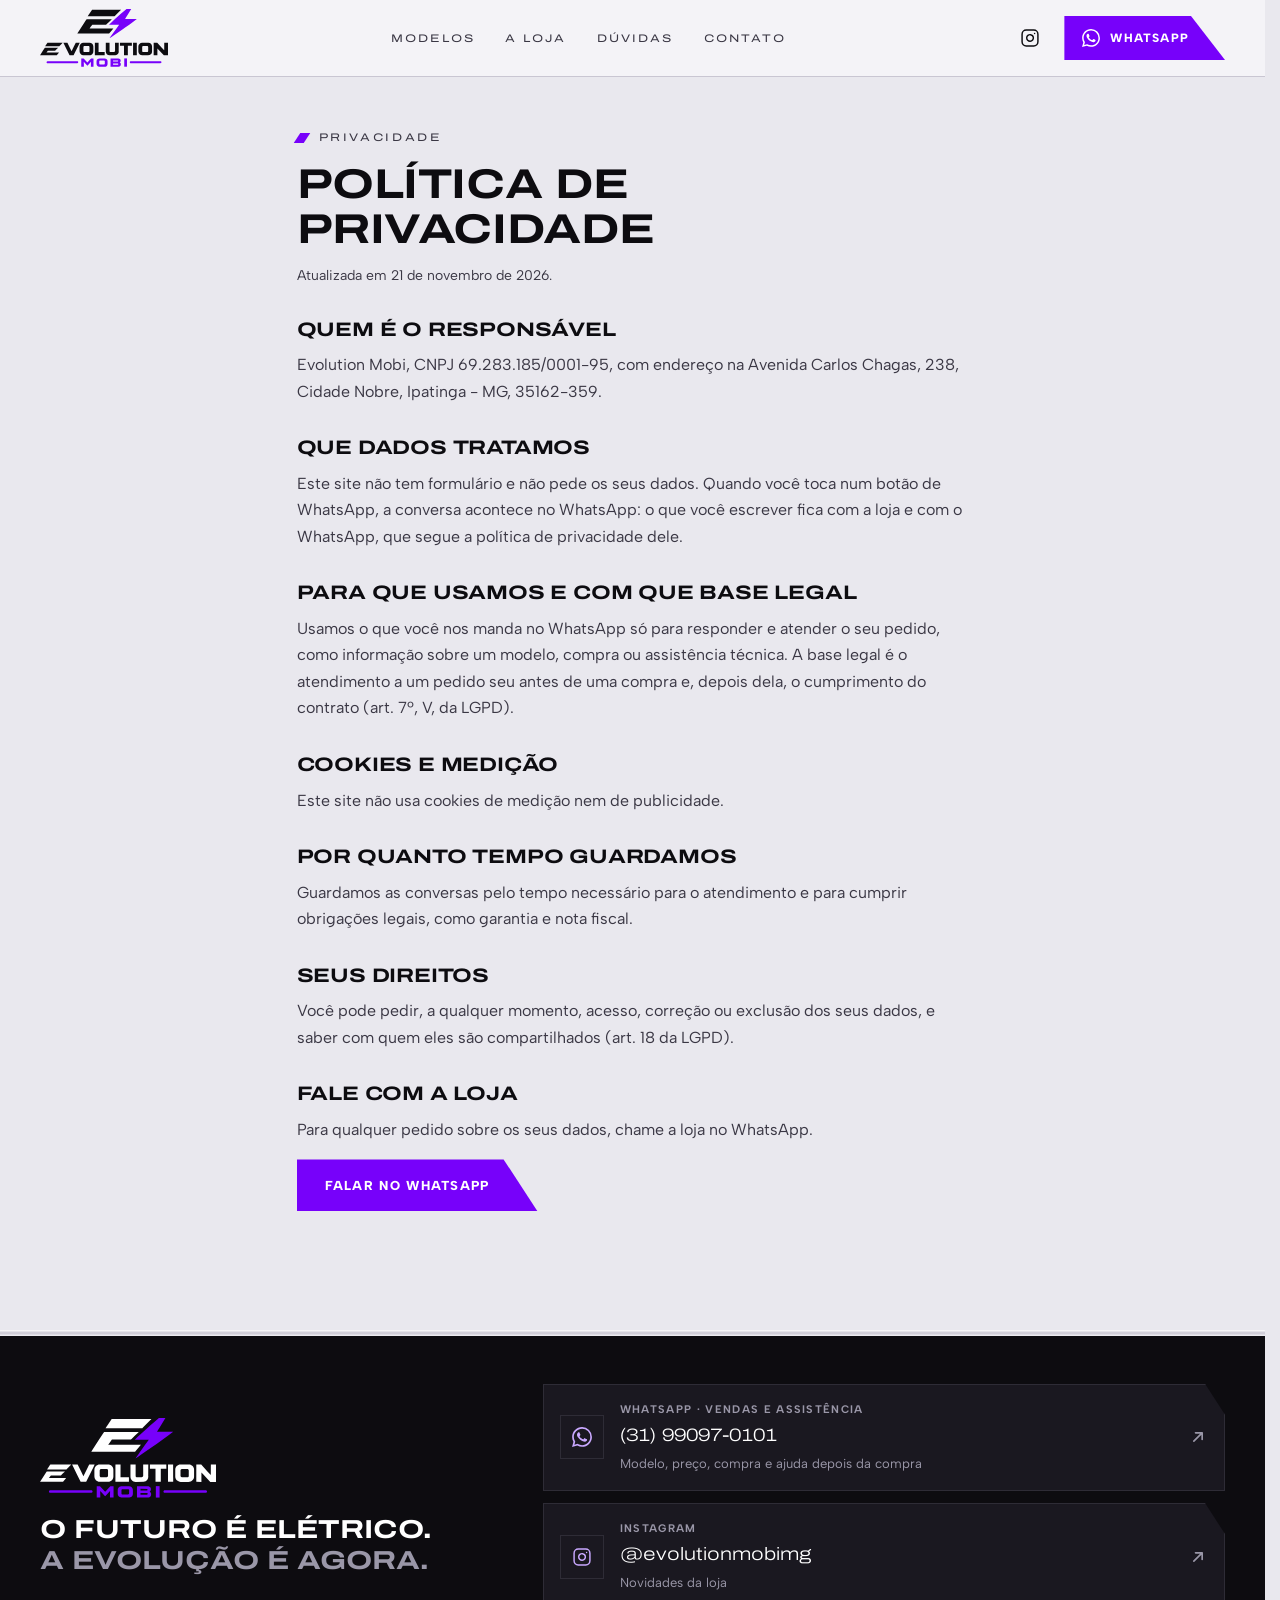
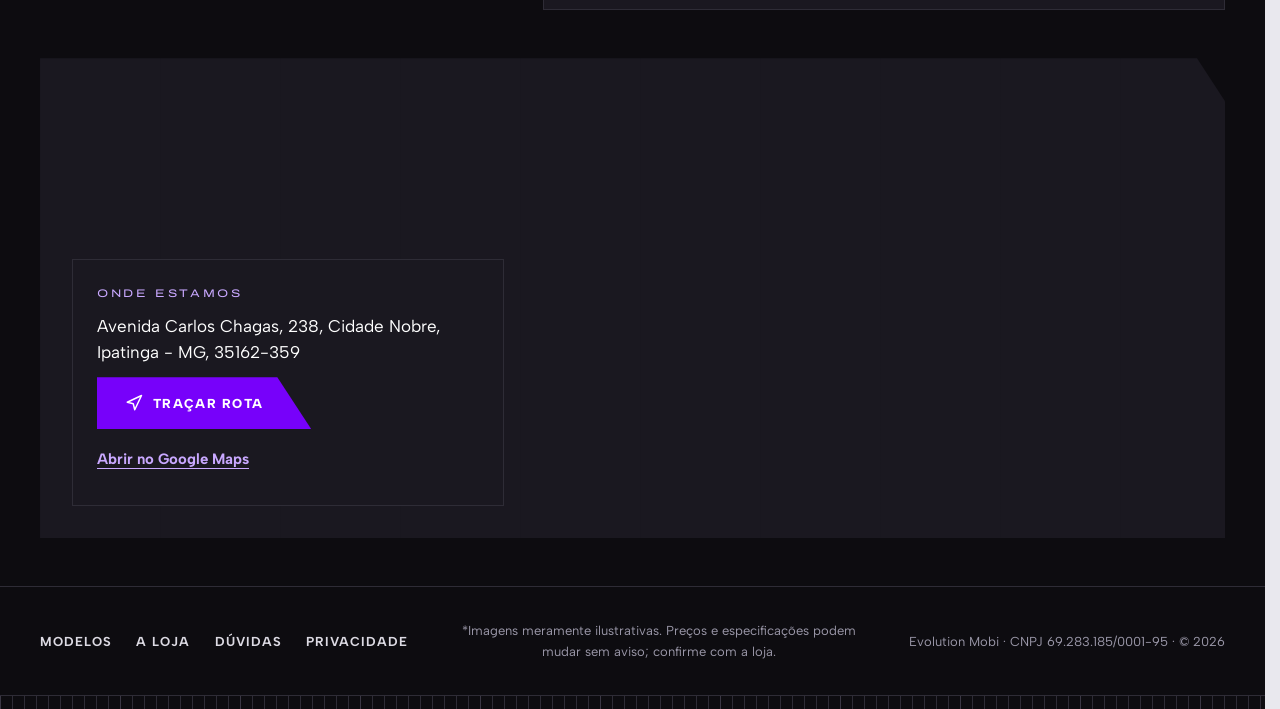
<file: privacidade.html>
<!doctype html>
<html lang="pt-BR" data-es-form="desligado" data-es-preco="visivel" data-es-previa="1">
<head>
<meta charset="utf-8">
<meta name="viewport" content="width=device-width, initial-scale=1">
<meta name="theme-color" content="#f4f3f7">
<title>Política de privacidade | Evolution Mobi</title>
<meta name="description" content="Política de privacidade de Evolution Mobi.">
<meta name="robots" content="noindex, nofollow">
<link rel="preload" href="assets/fontes/archivo-expanded-latin.woff2" as="font" type="font/woff2" crossorigin>
<link rel="preload" href="assets/fontes/albert-sans-latin.woff2" as="font" type="font/woff2" crossorigin>
<link rel="stylesheet" href="assets/css/tokens.css?v=b2189138">
<link rel="stylesheet" href="assets/css/base.css?v=7fa4ea3f">
<link rel="stylesheet" href="assets/css/evolution.css?v=faad6279">
<link rel="icon" href="assets/icones/favicon-32.png?v=884c4801" sizes="32x32" type="image/png">
<link rel="icon" href="assets/icones/favicon.svg?v=fd71b64f" type="image/svg+xml">
<link rel="apple-touch-icon" href="assets/icones/apple-touch-icon.png?v=0fc4d88b">
<script defer src="assets/js/es-dados.js?v=713f5d56"></script>
<script defer src="assets/js/whatsapp.js?v=50a2ca79"></script>
<script defer src="assets/js/evolution.js?v=d85e589a"></script>
</head>
<body class="rodape-no-fim">
<a class="pular" href="#conteudo">Pular para o conteúdo</a>
<header class="topo topo--escuro" data-ev-topo>
  <div class="topo__conteudo">
    <a class="topo__marca" href="./"><img class="topo__marca-claro" src="assets/marca/logo.svg?v=7657bc7b" width="128" height="59" alt="Evolution Mobi"><img class="topo__marca-negativo" src="assets/marca/logo-negativo.svg?v=2a201fdb" width="128" height="59" alt="Evolution Mobi"></a>
    <nav class="topo__nav" aria-label="Seções da página">
      <a class="topo__link" href="./#modelos">Modelos</a>
      <a class="topo__link" href="./#loja">A loja</a>
      <a class="topo__link" href="./#duvidas">Dúvidas</a>
      <a class="topo__link" href="./#rodape">Contato</a>
    </nav>
    
    <a class="topo__rede" href="https://www.instagram.com/evolutionmobimg/" rel="noopener" target="_blank" aria-label="Instagram da Evolution Mobi"><svg viewBox="0 0 24 24" aria-hidden="true" focusable="false"><rect x="2.5" y="2.5" width="19" height="19" rx="5"/><path d="M16 11.37A4 4 0 1 1 12.63 8 4 4 0 0 1 16 11.37Z"/><path d="M17.5 6.5h.01"/></svg></a>
    
    <a class="botao botao--primario botao--pequeno" data-es-link="lead-whatsapp" data-wa-contexto="geral" data-origem="topo" href="https://wa.me/5531990970101?text=Ol%C3%A1!%20Vim%20pelo%20site%20da%20Evolution%20Mobi%20e%20quero%20mais%20informa%C3%A7%C3%B5es."><span class="icone-wa" aria-hidden="true"></span>WhatsApp</a>
    <button class="topo__menu" type="button" aria-controls="ev-menu" aria-expanded="false" hidden><span class="topo__menu-icone" aria-hidden="true"><span></span><span></span></span><span class="topo__menu-rotulo" data-ev-menu-rotulo>Menu</span></button>
  </div>
</header>
<div class="menu" id="ev-menu" data-ev-menu hidden>
  <div class="menu__painel">
    <nav aria-label="Menu">
      <ol class="menu__lista">
        <li class="menu__linha"><a class="menu__item" href="./#modelos"><span class="menu__numero" aria-hidden="true">01</span>Modelos</a></li>
        <li class="menu__linha"><a class="menu__item" href="./#loja"><span class="menu__numero" aria-hidden="true">02</span>A loja</a></li>
        <li class="menu__linha"><a class="menu__item" href="./#duvidas"><span class="menu__numero" aria-hidden="true">03</span>Dúvidas</a></li>
        <li class="menu__linha"><a class="menu__item" href="./#rodape"><span class="menu__numero" aria-hidden="true">04</span>Contato</a></li>
      </ol>
    </nav>
    <div class="menu__rodape">
      <p class="menu__rotulo">Vendas e assistência</p>
      <a class="menu__contato" data-es-link="lead-whatsapp" data-wa-contexto="geral" data-origem="menu" href="https://wa.me/5531990970101?text=Ol%C3%A1!%20Vim%20pelo%20site%20da%20Evolution%20Mobi%20e%20quero%20mais%20informa%C3%A7%C3%B5es."><strong>(31) 99097-0101</strong><span>WhatsApp da loja</span></a>
      <a class="botao botao--primario botao--grande" data-es-link="lead-whatsapp" data-wa-contexto="geral" data-origem="menu" href="https://wa.me/5531990970101?text=Ol%C3%A1!%20Vim%20pelo%20site%20da%20Evolution%20Mobi%20e%20quero%20mais%20informa%C3%A7%C3%B5es."><span class="icone-wa" aria-hidden="true"></span>Chamar no WhatsApp</a>
      
      <a class="menu__rede" href="https://www.instagram.com/evolutionmobimg/" rel="noopener" target="_blank"><svg viewBox="0 0 24 24" aria-hidden="true" focusable="false"><rect x="2.5" y="2.5" width="19" height="19" rx="5"/><path d="M16 11.37A4 4 0 1 1 12.63 8 4 4 0 0 1 16 11.37Z"/><path d="M17.5 6.5h.01"/></svg>@evolutionmobimg</a>
      
    </div>
  </div>
</div>
<main id="conteudo" class="pagina-texto" tabindex="-1">
  <article class="juridico" aria-labelledby="privacidade-titulo">
    <p class="rotulo"><span class="rotulo__marca" aria-hidden="true"></span>Privacidade</p>
    <h1 id="privacidade-titulo">Política de privacidade</h1>
    <p class="juridico__data">Atualizada em 21 de novembro de 2026.</p>

    <section aria-labelledby="privacidade-responsavel">
      <h2 id="privacidade-responsavel">Quem é o responsável</h2>
      <p>Evolution Mobi, CNPJ 69.283.185/0001-95, com endereço na Avenida Carlos Chagas, 238, Cidade Nobre, Ipatinga - MG, 35162-359.</p>
    </section>

    <section aria-labelledby="privacidade-dados">
      <h2 id="privacidade-dados">Que dados tratamos</h2>
      <p>Este site não tem formulário e não pede os seus dados. Quando você toca num botão de WhatsApp, a conversa acontece no WhatsApp: o que você escrever fica com a loja e com o WhatsApp, que segue a política de privacidade dele.</p>
    </section>

    <section aria-labelledby="privacidade-finalidade">
      <h2 id="privacidade-finalidade">Para que usamos e com que base legal</h2>
      <p>Usamos o que você nos manda no WhatsApp só para responder e atender o seu pedido, como informação sobre um modelo, compra ou assistência técnica. A base legal é o atendimento a um pedido seu antes de uma compra e, depois dela, o cumprimento do contrato (art. 7º, V, da LGPD).</p>
    </section>

    

    <section aria-labelledby="privacidade-cookies">
      <h2 id="privacidade-cookies">Cookies e medição</h2>
      <p>Este site não usa cookies de medição nem de publicidade.</p>
      <button type="button" class="botao" data-es-consentimento="abrir" hidden>Preferências de privacidade</button>
    </section>

    <section aria-labelledby="privacidade-retencao">
      <h2 id="privacidade-retencao">Por quanto tempo guardamos</h2>
      <p>Guardamos as conversas pelo tempo necessário para o atendimento e para cumprir obrigações legais, como garantia e nota fiscal.</p>
    </section>

    <section aria-labelledby="privacidade-direitos">
      <h2 id="privacidade-direitos">Seus direitos</h2>
      <p>Você pode pedir, a qualquer momento, acesso, correção ou exclusão dos seus dados, e saber com quem eles são compartilhados (art. 18 da LGPD).</p>
    </section>

    <section aria-labelledby="privacidade-contato">
      <h2 id="privacidade-contato">Fale com a loja</h2>
      <p>Para qualquer pedido sobre os seus dados, chame a loja no WhatsApp.</p>
      <p><a class="botao botao--primario" data-es-link="lead-whatsapp" data-wa-contexto="geral" data-origem="privacidade" href="https://wa.me/5531990970101?text=Ol%C3%A1!%20Vim%20pelo%20site%20da%20Evolution%20Mobi%20e%20quero%20mais%20informa%C3%A7%C3%B5es.">Falar no WhatsApp</a></p>
    </section>
  </article>
</main>
<footer class="rodape" id="rodape" aria-label="Contato e endereço da loja">
  <div class="rodape__topo rodape__conteudo">
    <div class="rodape__chamada">
      <a class="rodape__logo" href="./"><img src="assets/marca/logo-negativo.svg?v=2a201fdb" width="200" height="92" alt="Evolution Mobi" loading="lazy"></a>
      <p class="rodape__frase">O futuro é elétrico. <span>A evolução é agora.</span></p>
    </div>
    <ul class="rodape__canais">
      <li>
        <a class="canal" data-es-link="lead-whatsapp" data-wa-contexto="geral" data-origem="rodape" href="https://wa.me/5531990970101?text=Ol%C3%A1!%20Vim%20pelo%20site%20da%20Evolution%20Mobi%20e%20quero%20mais%20informa%C3%A7%C3%B5es.">
          <span class="canal__icone canal__icone--wa"><span class="icone-wa" aria-hidden="true"></span></span>
          <span class="canal__texto"><span class="canal__rotulo">WhatsApp · vendas e assistência</span><strong class="canal__valor">(31) 99097-0101</strong><span class="canal__nota">Modelo, preço, compra e ajuda depois da compra</span></span>
          <svg class="canal__seta" viewBox="0 0 24 24" aria-hidden="true" focusable="false"><path d="M7 17 17 7M9 7h8v8"/></svg>
        </a>
      </li>
      
      <li>
        <a class="canal" href="https://www.instagram.com/evolutionmobimg/" rel="noopener" target="_blank">
          <span class="canal__icone"><svg viewBox="0 0 24 24" aria-hidden="true" focusable="false"><rect x="2.5" y="2.5" width="19" height="19" rx="5"/><path d="M16 11.37A4 4 0 1 1 12.63 8 4 4 0 0 1 16 11.37Z"/><path d="M17.5 6.5h.01"/></svg></span>
          <span class="canal__texto"><span class="canal__rotulo">Instagram</span><strong class="canal__valor">@evolutionmobimg</strong><span class="canal__nota">Novidades da loja</span></span>
          <svg class="canal__seta" viewBox="0 0 24 24" aria-hidden="true" focusable="false"><path d="M7 17 17 7M9 7h8v8"/></svg>
        </a>
      </li>
      
    </ul>
  </div>

  
  <div class="rodape__local rodape__conteudo" id="rodape-mapa">
    <div class="rodape__mapa">
      <iframe class="rodape__mapa-frame" data-ev-mapa data-ev-mapa-busca="Avenida Carlos Chagas, 238, Cidade Nobre, Ipatinga - MG, 35162-359" title="Mapa com a localização da loja Evolution Mobi" loading="lazy" referrerpolicy="no-referrer-when-downgrade" allowfullscreen></iframe>
    </div>
    <div class="rodape__endereco-cartao">
      <p class="rodape__rotulo">Onde estamos</p>
      <address class="rodape__endereco">Avenida Carlos Chagas, 238, Cidade Nobre, Ipatinga - MG, 35162-359</address>
      <div class="rodape__rotas">
        <a class="botao botao--primario" href="https://www.google.com/maps/dir/?api=1&amp;destination=Avenida%20Carlos%20Chagas%2C%20238%2C%20Cidade%20Nobre%2C%20Ipatinga%20-%20MG%2C%2035162-359" rel="noopener" target="_blank"><svg class="botao__seta" viewBox="0 0 24 24" aria-hidden="true" focusable="false"><path d="m3 11 19-9-9 19-2-8-8-2Z"/></svg>Traçar rota</a>
        <a class="link-acao link-acao--escuro" href="https://www.google.com/maps/search/?api=1&amp;query=Avenida%20Carlos%20Chagas%2C%20238%2C%20Cidade%20Nobre%2C%20Ipatinga%20-%20MG%2C%2035162-359" rel="noopener" target="_blank">Abrir no Google Maps</a>
      </div>
    </div>
  </div>
  

  <div class="rodape__base">
    <div class="rodape__base-conteudo rodape__conteudo">
      <nav class="rodape__nav" aria-label="Rodapé">
        <a href="./#modelos">Modelos</a>
        <a href="./#loja">A loja</a>
        <a href="./#duvidas">Dúvidas</a>
        <a href="privacidade.html">Privacidade</a>
      </nav>
      <p class="rodape__aviso">*Imagens meramente ilustrativas. Preços e especificações podem mudar sem aviso; confirme com a loja.</p>
      <p class="rodape__legal">Evolution Mobi · <span class="sem-quebra">CNPJ 69.283.185/0001-95</span> · © 2026</p>
      <button type="button" class="rodape__consentimento" data-es-consentimento="abrir" hidden>Preferências de privacidade</button>
    </div>
    <div class="rodape__assinatura" aria-hidden="true"><span class="rodape__regua"></span></div>
  </div>
</footer>
</body>
</html>
</file>
<file: assets/css/tokens.css>
:root {
  --ev-aluminio: #e9e8ee;
  --ev-aluminio-50: #f4f3f7;
  --ev-branco: #ffffff;
  --ev-linha: #c9c6d2;
  --ev-cromo: linear-gradient(180deg, #ffffff, #c9c6d2 50%, #f2f1f5);
  --ev-cromo-texto: linear-gradient(180deg, #0d0c10 0%, #3a3744 48%, #6b6878 52%, #1f1d26 100%);
  --ev-grafite: #0d0c10;
  --ev-grafite-800: #1a1820;
  --ev-grafite-linha: #2e2c36;
  --ev-aco: #3a3744;
  --ev-chumbo: #5c5968;
  --ev-sobre-grafite: #dcdae3;
  --ev-prata: #9a97a8;
  --ev-violeta-500: #7701fa;
  --ev-violeta-600: #6400d6;
  --ev-violeta-700: #5200b0;
  --ev-lilas: #c9a8ff;
  --ev-whatsapp: #25d366;
  --ev-erro: #b42318;
  --ev-veu: rgb(13 12 16 / 0.72);
  --ev-veu-forte: rgb(13 12 16 / 0.86);
  --ev-vidro: rgb(255 255 255 / 0.92);
  --ev-linha-escura: rgb(220 218 227 / 0.14);
  --ev-linha-escura-forte: rgb(220 218 227 / 0.28);

  --ev-fonte-titulo: "termina", "Archivo Expanded", "Albert Sans", system-ui, sans-serif;
  --ev-fonte-texto: "Albert Sans", system-ui, -apple-system, "Segoe UI", Roboto, Arial, sans-serif;
  --fs-display: clamp(2.125rem, 1rem + 3vw, 4rem);
  --fs-h1: clamp(1.75rem, 1rem + 2vw, 3rem);
  --fs-h2: clamp(1.5rem, 1rem + 1.4vw, 2.25rem);
  --fs-h3: clamp(1rem, 0.9rem + 0.4vw, 1.25rem);
  --fs-numero: clamp(1.625rem, 1.2rem + 1vw, 2.5rem);
  --fs-body-l: 1.125rem;
  --fs-body: 1rem;
  --fs-botao: 0.8125rem;
  --fs-legenda: 0.8125rem;
  --fs-rotulo: 0.6875rem;
  --ls-rotulo: 0.24em;
  --ls-botao: 0.1em;

  --ev-chanfro-p: polygon(0 0, calc(100% - 12px) 0, 100% 18px, 100% 100%, 0 100%);
  --ev-chanfro-m: polygon(0 0, calc(100% - 20px) 0, 100% 31px, 100% 100%, 0 100%);
  --ev-chanfro-g: polygon(0 0, calc(100% - 28px) 0, 100% 43px, 100% 100%, 0 100%);
  --ev-botao-corte: polygon(0 0, calc(100% - 34px) 0, 100% 100%, 0 100%);
  --ev-regua: repeating-linear-gradient(90deg, rgb(13 12 16 / 0.06) 0 1px, transparent 1px 120px);

  --sp-1: 4px;
  --sp-2: 8px;
  --sp-3: 12px;
  --sp-4: 16px;
  --sp-6: 24px;
  --sp-8: 32px;
  --sp-12: 48px;
  --sp-16: 64px;
  --sp-24: 96px;
  --sp-32: 128px;
  --secao-y: clamp(64px, 8vw, 128px);
  --container: 1240px;
  --margem: clamp(20px, 4vw, 40px);
  --ev-topo: 4rem;

  --ev-sombra-modal: 0 28px 64px rgb(13 12 16 / 0.28);
  --ev-sombra-flutuante: 0 10px 28px rgb(0 0 0 / 0.35);

  --ease: cubic-bezier(0.2, 0.7, 0.2, 1);
  --dur-1: 150ms;
  --dur-2: 250ms;
  --dur-3: 500ms;

  --es-cor-fundo: var(--ev-aluminio);
  --es-cor-superficie: var(--ev-aluminio-50);
  --es-cor-superficie-forte: var(--ev-linha);
  --es-cor-texto: var(--ev-grafite);
  --es-cor-texto-suave: var(--ev-aco);
  --es-cor-borda: var(--ev-linha);
  --es-cor-borda-forte: var(--ev-chumbo);
  --es-cor-destaque: var(--ev-violeta-500);
  --es-cor-destaque-hover: var(--ev-violeta-600);
  --es-cor-destaque-texto: var(--ev-branco);
  --es-cor-foco: var(--ev-violeta-700);
  --es-cor-foco-contorno: var(--ev-branco);
  --es-cor-sobreposicao: var(--ev-veu);
  --es-sombra-1: none;
  --es-sombra-2: var(--ev-sombra-modal);

  --es-fonte-texto: var(--ev-fonte-texto);
  --es-fonte-titulo: var(--ev-fonte-titulo);
  --es-texto-p: var(--fs-body);
  --es-texto-pequeno: 0.875rem;
  --es-titulo-1: var(--fs-display);
  --es-titulo-2: var(--fs-h2);
  --es-titulo-3: var(--fs-h3);
  --es-altura-linha: 1.65;
  --es-altura-linha-titulo: 1.08;
  --es-peso-titulo: 800;
  --es-peso-forte: 700;

  --es-espaco-1: 0.25rem;
  --es-espaco-2: 0.5rem;
  --es-espaco-3: 0.75rem;
  --es-espaco-4: 1rem;
  --es-espaco-5: 1.5rem;
  --es-espaco-6: 2rem;
  --es-espaco-7: clamp(2rem, 1.5rem + 2.5vw, 3rem);
  --es-espaco-secao: var(--secao-y);
  --es-margem-lateral: var(--margem);
  --es-largura-conteudo: 77.5rem;
  --es-largura-texto: 42rem;

  --es-raio: 0;
  --es-raio-pequeno: 0;
  --es-raio-pilula: 0;
  --es-borda-largura: 1px;
  --es-foco-largura: 3px;
  --es-alvo-toque: 2.75rem;

  --es-duracao: var(--dur-2);
  --es-duracao-curta: var(--dur-1);
  --es-curva: var(--ease);
  --es-revelar-duracao: 450ms;
  --es-revelar-distancia: 16px;

  --es-camada-topo: 10;
  --es-camada-flutuante: 20;
  --es-camada-modal: 40;
}

@media (min-width: 64em) {
  :root {
    --ev-topo: 4.75rem;
  }
}
</file>
<file: assets/css/base.css>
[hidden] {
  display: none !important;
}

*,
*::before,
*::after {
  box-sizing: border-box;
}

html {
  -webkit-text-size-adjust: 100%;
  text-size-adjust: 100%;
  overflow-x: clip;
  scroll-padding-top: 4rem;
  scroll-padding-bottom: 5.5rem;
  scrollbar-gutter: stable;
}

html.lenis,
html.lenis body {
  height: auto;
}

html.lenis.lenis-stopped {
  overflow: clip;
}

html.es-catalogo-modal-aberto {
  overflow: hidden;
}

body {
  margin: 0;
  overflow-x: clip;
  background: var(--es-cor-fundo);
  color: var(--es-cor-texto);
  font-family: var(--es-fonte-texto);
  font-size: var(--es-texto-p);
  line-height: var(--es-altura-linha);
}

img,
svg {
  display: block;
  max-width: 100%;
}

img {
  height: auto;
}

h1,
h2,
h3 {
  margin: 0 0 var(--es-espaco-3);
  font-family: var(--es-fonte-titulo);
  font-weight: var(--es-peso-titulo);
  line-height: var(--es-altura-linha-titulo);
  text-wrap: balance;
}

h1 {
  font-size: var(--es-titulo-1);
}

h2 {
  font-size: var(--es-titulo-2);
}

h3 {
  font-size: var(--es-titulo-3);
}

p,
ul,
ol,
dl,
address {
  margin: 0 0 var(--es-espaco-4);
}

address {
  font-style: normal;
}

a {
  color: var(--es-cor-texto);
  text-decoration-thickness: 1px;
  text-underline-offset: 0.2em;
}

a:hover {
  text-decoration-thickness: 2px;
}

button {
  font: inherit;
  color: inherit;
}

:focus-visible {
  outline: var(--es-foco-largura) solid var(--es-cor-foco);
  outline-offset: 2px;
}

[tabindex="-1"]:focus {
  outline: none;
}

.pular {
  position: absolute;
  top: var(--es-espaco-2);
  left: var(--es-espaco-2);
  z-index: var(--es-camada-modal);
  padding: var(--es-espaco-3) var(--es-espaco-4);
  border-radius: var(--es-raio-pequeno);
  background: var(--es-cor-destaque);
  color: var(--es-cor-destaque-texto);
  font-weight: var(--es-peso-forte);
  transform: translateY(-200%);
}

.pular:focus {
  transform: none;
}

.pular:focus-visible {
  outline-color: var(--es-cor-foco-contorno);
  outline-offset: -6px;
}

.conteudo,
.topo__conteudo,
.rodape__conteudo {
  width: min(100% - 2 * var(--es-margem-lateral), var(--es-largura-conteudo));
  margin-inline: auto;
}

.botao {
  display: inline-flex;
  align-items: center;
  justify-content: center;
  gap: var(--es-espaco-2);
  min-height: var(--es-alvo-toque);
  padding: var(--es-espaco-2) var(--es-espaco-5);
  border: var(--es-borda-largura) solid var(--es-cor-destaque);
  border-radius: var(--es-raio-pilula);
  background: transparent;
  color: var(--es-cor-texto);
  font-weight: var(--es-peso-forte);
  line-height: 1.2;
  text-align: center;
  text-decoration: none;
  cursor: pointer;
  transition: background-color var(--es-duracao-curta) var(--es-curva), color var(--es-duracao-curta) var(--es-curva);
}

.botao:hover {
  background: var(--es-cor-superficie-forte);
}

.botao--primario {
  background: var(--es-cor-destaque);
  color: var(--es-cor-destaque-texto);
}

.botao--primario:hover {
  background: var(--es-cor-destaque-hover);
  border-color: var(--es-cor-destaque-hover);
}

.botao--pequeno {
  padding-inline: var(--es-espaco-4);
  font-size: var(--es-texto-pequeno);
}

.topo {
  position: sticky;
  top: 0;
  z-index: var(--es-camada-topo);
  border-bottom: var(--es-borda-largura) solid var(--es-cor-borda);
  background: var(--es-cor-fundo);
}

.topo__conteudo {
  display: flex;
  align-items: center;
  justify-content: space-between;
  gap: var(--es-espaco-4);
  min-height: 4rem;
}

.topo__marca {
  font-family: var(--es-fonte-titulo);
  font-size: var(--es-titulo-3);
  font-weight: var(--es-peso-titulo);
  line-height: var(--es-altura-linha-titulo);
  text-decoration: none;
  overflow-wrap: anywhere;
  min-width: 0;
}

.topo__conteudo > .botao {
  flex: none;
  white-space: nowrap;
}

.hero {
  display: grid;
  gap: var(--es-espaco-6);
  padding-block: var(--es-espaco-7) var(--es-espaco-secao);
}

.hero__texto {
  max-width: var(--es-largura-texto);
}

.hero__subtitulo {
  color: var(--es-cor-texto-suave);
  font-size: var(--es-titulo-3);
}

.hero__acoes {
  display: flex;
  flex-wrap: wrap;
  gap: var(--es-espaco-3);
  margin-top: var(--es-espaco-5);
}

.hero__acoes .botao {
  flex: 1 1 auto;
}

.hero__midia {
  overflow: hidden;
  border-radius: var(--es-raio);
  background: var(--es-cor-superficie);
}

.hero__imagem {
  width: 100%;
  aspect-ratio: 4 / 3;
  object-fit: cover;
}

.secao {
  padding-block: var(--es-espaco-secao);
}

.secao--suave {
  background: var(--es-cor-superficie);
}

.secao__cabeca {
  max-width: var(--es-largura-texto);
  margin-bottom: var(--es-espaco-6);
}

.secao__intro {
  color: var(--es-cor-texto-suave);
}

.loja {
  display: grid;
  grid-template-columns: repeat(auto-fit, minmax(min(100%, 16rem), 1fr));
  gap: var(--es-espaco-5);
}

.loja__bloco {
  padding: var(--es-espaco-5);
  border: var(--es-borda-largura) solid var(--es-cor-borda);
  border-radius: var(--es-raio);
  background: var(--es-cor-fundo);
}

.loja__bloco > :last-child {
  margin-bottom: 0;
}

.prova {
  display: grid;
  gap: var(--es-espaco-2);
  max-width: var(--es-largura-texto);
}

.prova__nota {
  display: flex;
  align-items: baseline;
  gap: var(--es-espaco-2);
  margin: 0;
}

.prova__numero {
  font-size: var(--es-titulo-1);
  font-weight: var(--es-peso-titulo);
  line-height: 1;
}

.prova__escala,
.prova__total {
  color: var(--es-cor-texto-suave);
}

.faq {
  max-width: var(--es-largura-texto);
  border-top: var(--es-borda-largura) solid var(--es-cor-borda);
}

.faq__item {
  border-bottom: var(--es-borda-largura) solid var(--es-cor-borda);
}

.faq__pergunta {
  display: flex;
  align-items: center;
  justify-content: space-between;
  gap: var(--es-espaco-4);
  min-height: var(--es-alvo-toque);
  padding-block: var(--es-espaco-4);
  font-weight: var(--es-peso-forte);
  list-style: none;
  cursor: pointer;
}

.faq__pergunta::-webkit-details-marker {
  display: none;
}

.faq__pergunta::after {
  content: "";
  flex: none;
  width: 0.6em;
  height: 0.6em;
  border-right: 2px solid currentColor;
  border-bottom: 2px solid currentColor;
  transform: rotate(45deg);
  transition: transform var(--es-duracao-curta) var(--es-curva);
}

.faq__item[open] > .faq__pergunta::after {
  transform: rotate(-135deg);
}

.faq__resposta {
  padding-bottom: var(--es-espaco-4);
  color: var(--es-cor-texto-suave);
}

.faq__mais {
  margin-top: var(--es-espaco-6);
}

.rodape-no-fim {
  display: flex;
  flex-direction: column;
  min-height: 100vh;
  min-height: 100dvh;
}

.rodape-no-fim > main {
  flex: 1 0 auto;
}

.pagina-texto {
  width: min(100% - 2 * var(--es-margem-lateral), var(--es-largura-texto));
  margin-inline: auto;
  padding-block: var(--es-espaco-7) var(--es-espaco-secao);
}

.juridico section {
  margin-top: var(--es-espaco-6);
}

.juridico__data {
  color: var(--es-cor-texto-suave);
  font-size: var(--es-texto-pequeno);
}

.rodape {
  padding-block: var(--es-espaco-7);
  border-top: var(--es-borda-largura) solid var(--es-cor-borda);
  background: var(--es-cor-superficie);
  font-size: var(--es-texto-pequeno);
}

.rodape__conteudo {
  display: flex;
  flex-wrap: wrap;
  align-items: center;
  justify-content: space-between;
  gap: var(--es-espaco-4);
}

.rodape__conteudo > * {
  margin: 0;
}

.rodape__links {
  display: flex;
  flex-wrap: wrap;
  gap: var(--es-espaco-2) var(--es-espaco-5);
  padding: 0;
  list-style: none;
}

.rodape__links a,
.rodape__consentimento,
.link-acao {
  display: inline-flex;
  align-items: center;
  min-height: var(--es-alvo-toque);
}

.rodape__consentimento {
  padding: 0;
  border: 0;
  background: transparent;
  text-decoration: underline;
  text-underline-offset: 0.2em;
  cursor: pointer;
}

.com-flutuante .rodape {
  padding-bottom: calc(var(--es-espaco-7) + 4.5rem);
}

.flutuante {
  position: fixed;
  right: max(var(--es-espaco-4), env(safe-area-inset-right));
  bottom: max(var(--es-espaco-4), env(safe-area-inset-bottom));
  z-index: var(--es-camada-flutuante);
  display: inline-flex;
  align-items: center;
  gap: var(--es-espaco-2);
  min-height: 3rem;
  padding: var(--es-espaco-2) var(--es-espaco-5);
  border-radius: var(--es-raio-pilula);
  background: var(--es-cor-destaque);
  color: var(--es-cor-destaque-texto);
  box-shadow: var(--es-sombra-2);
  font-weight: var(--es-peso-forte);
  text-decoration: none;
}

.flutuante:hover {
  background: var(--es-cor-destaque-hover);
}

.flutuante svg {
  width: 1.25rem;
  height: 1.25rem;
  fill: currentColor;
}

.es-catalogo-filtro {
  display: flex;
  flex-wrap: wrap;
  gap: var(--es-espaco-2);
  margin-bottom: var(--es-espaco-3);
}

.es-catalogo-filtro__opcao {
  min-height: var(--es-alvo-toque);
  padding: var(--es-espaco-2) var(--es-espaco-4);
  border: var(--es-borda-largura) solid var(--es-cor-borda-forte);
  border-radius: var(--es-raio-pilula);
  background: var(--es-cor-fundo);
  font-weight: var(--es-peso-forte);
  cursor: pointer;
}

.es-catalogo-filtro__opcao[aria-pressed="true"] {
  border-color: var(--es-cor-destaque);
  background: var(--es-cor-destaque);
  color: var(--es-cor-destaque-texto);
}

.es-catalogo-status {
  min-height: 1.6em;
  color: var(--es-cor-texto-suave);
  font-size: var(--es-texto-pequeno);
}

.es-catalogo-lista {
  display: grid;
  grid-template-columns: repeat(auto-fill, minmax(min(100%, 17rem), 1fr));
  gap: var(--es-espaco-5);
  margin: 0;
  padding: 0;
  list-style: none;
}

.es-catalogo-card {
  display: flex;
  flex-direction: column;
  gap: var(--es-espaco-3);
  padding: var(--es-espaco-4);
  border: var(--es-borda-largura) solid var(--es-cor-borda);
  border-radius: var(--es-raio);
  background: var(--es-cor-fundo);
  box-shadow: var(--es-sombra-1);
}

.es-catalogo-card > * {
  margin: 0;
}

.es-catalogo-card--destaque {
  border-color: var(--es-cor-borda-forte);
}

.es-catalogo-card__foto,
.es-catalogo-galeria__foto {
  width: 100%;
  aspect-ratio: 4 / 3;
  object-fit: cover;
  border-radius: var(--es-raio-pequeno);
  background: var(--es-cor-superficie);
}

.es-catalogo-card__nome {
  margin: 0;
}

.es-catalogo-selo {
  align-self: flex-start;
  padding: var(--es-espaco-1) var(--es-espaco-3);
  border-radius: var(--es-raio-pilula);
  background: var(--es-cor-superficie-forte);
  font-size: var(--es-texto-pequeno);
  font-weight: var(--es-peso-forte);
}

.es-catalogo-especificacoes {
  display: grid;
  grid-template-columns: repeat(2, minmax(0, 1fr));
  gap: var(--es-espaco-2) var(--es-espaco-4);
  margin: 0;
}

.es-catalogo-especificacoes dt {
  color: var(--es-cor-texto-suave);
  font-size: var(--es-texto-pequeno);
}

.es-catalogo-especificacoes dd {
  margin: 0;
  font-weight: var(--es-peso-forte);
}

.es-catalogo-preco > * {
  margin: 0;
}

.es-catalogo-preco__valor {
  font-size: var(--es-titulo-3);
  font-weight: var(--es-peso-titulo);
}

.es-catalogo-preco__condicao,
.es-catalogo-preco__parcelas,
.es-catalogo-preco__total {
  color: var(--es-cor-texto-suave);
  font-size: var(--es-texto-pequeno);
}

.es-catalogo-card__detalhes,
.es-catalogo-card__comprar,
.es-catalogo-modal__comprar {
  display: inline-flex;
  align-items: center;
  justify-content: center;
  min-height: var(--es-alvo-toque);
  padding: var(--es-espaco-2) var(--es-espaco-5);
  border: var(--es-borda-largura) solid var(--es-cor-destaque);
  border-radius: var(--es-raio-pilula);
  font-weight: var(--es-peso-forte);
  text-decoration: none;
  cursor: pointer;
}

.es-catalogo-card__detalhes {
  background: var(--es-cor-fundo);
  color: var(--es-cor-texto);
}

.es-catalogo-card__detalhes:hover {
  background: var(--es-cor-superficie-forte);
}

.es-catalogo-card__comprar {
  margin-top: auto;
}

.es-catalogo-card__comprar,
.es-catalogo-modal__comprar {
  background: var(--es-cor-destaque);
  color: var(--es-cor-destaque-texto);
}

.es-catalogo-card__comprar:hover,
.es-catalogo-modal__comprar:hover {
  border-color: var(--es-cor-destaque-hover);
  background: var(--es-cor-destaque-hover);
}

.es-catalogo-modal {
  position: fixed;
  inset: 0;
  z-index: var(--es-camada-modal);
  display: grid;
  place-items: end center;
  opacity: 0;
  transition: opacity var(--es-duracao) var(--es-curva);
}

.es-catalogo-modal--aberto {
  opacity: 1;
}

.es-catalogo-modal__fundo {
  position: absolute;
  inset: 0;
  background: var(--es-cor-sobreposicao);
}

.es-catalogo-modal__caixa {
  position: relative;
  width: 100%;
  max-height: 92vh;
  max-height: 92dvh;
  overflow: auto;
  overscroll-behavior: contain;
  padding: var(--es-espaco-6) var(--es-espaco-5) 0;
  scroll-padding-bottom: 10.5rem;
  scroll-padding-bottom: calc(10.5rem + env(safe-area-inset-bottom, 0px));
  border-radius: var(--es-raio) var(--es-raio) 0 0;
  background: var(--es-cor-fundo);
  box-shadow: var(--es-sombra-2);
  transform: translateY(1.5rem);
  transition: transform var(--es-duracao) var(--es-curva);
}

.es-catalogo-modal--aberto .es-catalogo-modal__caixa {
  transform: none;
}

.es-catalogo-modal__fechar {
  position: sticky;
  top: 0;
  z-index: 1;
  display: flex;
  margin: 0 0 calc(-1 * var(--es-alvo-toque)) auto;
  align-items: center;
  justify-content: center;
  width: var(--es-alvo-toque);
  height: var(--es-alvo-toque);
  border: 0;
  border-radius: var(--es-raio-pilula);
  background: var(--es-cor-superficie);
  font-size: var(--es-titulo-3);
  line-height: 1;
  cursor: pointer;
}

.es-catalogo-modal__titulo {
  padding-right: var(--es-alvo-toque);
}

.es-catalogo-modal__conteudo {
  display: grid;
  gap: var(--es-espaco-4);
}

.es-catalogo-modal__conteudo > * {
  margin: 0;
}

.es-catalogo-galeria {
  display: grid;
  grid-auto-flow: column;
  grid-auto-columns: minmax(80%, 1fr);
  gap: var(--es-espaco-3);
  overflow-x: auto;
  scroll-snap-type: x mandatory;
}

.es-catalogo-galeria__foto {
  scroll-snap-align: start;
}

.es-catalogo-cores {
  display: flex;
  flex-wrap: wrap;
  gap: var(--es-espaco-2);
}

.es-catalogo-cor {
  display: inline-flex;
  align-items: center;
  gap: var(--es-espaco-2);
  min-height: var(--es-alvo-toque);
  padding: var(--es-espaco-1) var(--es-espaco-4) var(--es-espaco-1) var(--es-espaco-2);
  border: var(--es-borda-largura) solid var(--es-cor-borda-forte);
  border-radius: var(--es-raio-pilula);
  background: var(--es-cor-fundo);
  cursor: pointer;
}

.es-catalogo-cor[aria-pressed="true"] {
  border-color: var(--es-cor-destaque);
  box-shadow: inset 0 0 0 1px var(--es-cor-destaque);
  font-weight: var(--es-peso-forte);
}

.es-catalogo-cor__amostra {
  width: 1.5rem;
  height: 1.5rem;
  border: var(--es-borda-largura) solid var(--es-cor-borda-forte);
  border-radius: var(--es-raio-pilula);
}

.es-catalogo-modal__subtitulo {
  font-size: var(--es-titulo-3);
}

.es-catalogo-lista-tecnica {
  padding-left: var(--es-espaco-5);
}

.es-catalogo-modal__barra {
  position: sticky;
  bottom: 0;
  z-index: 1;
  display: flex;
  flex-wrap: wrap;
  align-items: center;
  gap: var(--es-espaco-2) var(--es-espaco-4);
  margin: 0 calc(-1 * var(--es-espaco-5));
  padding: var(--es-espaco-3) var(--es-espaco-5);
  padding-bottom: max(var(--es-espaco-3), env(safe-area-inset-bottom, 0px));
  border-top: var(--es-borda-largura) solid var(--es-cor-borda);
  background: var(--es-cor-fundo);
}

.es-catalogo-modal__barra .es-catalogo-preco {
  flex: 999 1 11rem;
  min-width: 0;
}

.es-catalogo-modal__barra .es-catalogo-preco__a-vista {
  line-height: var(--es-altura-linha-titulo);
}

.es-catalogo-modal__barra .es-catalogo-preco__parcelas,
.es-catalogo-modal__barra .es-catalogo-preco__total {
  text-wrap: balance;
}

.es-catalogo-modal__barra .es-catalogo-modal__comprar {
  flex: 1 0 auto;
}

@media (max-width: 39.99em) {
  .com-flutuante .topo__conteudo > .botao {
    display: none;
  }
}

@media (min-width: 40em) {
  .hero__acoes .botao {
    flex: 0 1 auto;
  }

  .es-catalogo-modal {
    place-items: center;
    padding: var(--es-espaco-5);
  }

  .es-catalogo-modal__caixa {
    width: min(100%, 48rem);
    max-height: calc(100vh - 2 * var(--es-espaco-5));
    padding: var(--es-espaco-7) var(--es-espaco-7) 0;
    scroll-padding-bottom: 7.5rem;
    border-radius: var(--es-raio);
  }

  @supports (max-height: 100dvh) {
    .es-catalogo-modal__caixa {
      max-height: calc(100dvh - 2 * var(--es-espaco-5));
    }
  }

  .es-catalogo-modal__barra {
    margin: 0 calc(-1 * var(--es-espaco-7));
    padding: var(--es-espaco-4) var(--es-espaco-7);
  }

  .es-catalogo-modal__barra .es-catalogo-modal__comprar {
    flex: 0 0 auto;
    margin-left: auto;
  }

  .es-catalogo-galeria {
    grid-auto-columns: minmax(60%, 1fr);
  }
}

@media (max-height: 22em) {
  .es-catalogo-modal__caixa {
    scroll-padding-bottom: 0;
  }

  .es-catalogo-modal__barra {
    position: static;
  }
}

@media (min-width: 60em) {
  .hero {
    grid-template-columns: minmax(0, 5fr) minmax(0, 6fr);
    align-items: center;
    padding-block: var(--es-espaco-secao);
  }

  .hero__imagem {
    aspect-ratio: 16 / 10;
  }
}

@media (prefers-reduced-motion: reduce) {
  *,
  *::before,
  *::after {
    animation-duration: 0.01ms !important;
    animation-iteration-count: 1 !important;
    transition-duration: 0.01ms !important;
    scroll-behavior: auto !important;
  }
}
</file>
<file: assets/css/evolution.css>
@font-face {
  font-family: "Albert Sans";
  font-style: normal;
  font-weight: 400 800;
  font-display: swap;
  src: url("../fontes/albert-sans-latin.woff2") format("woff2");
  unicode-range: U+0000-00FF, U+0131, U+0152-0153, U+02BB-02BC, U+02C6, U+02DA, U+02DC, U+0304, U+0308, U+0329, U+2000-206F, U+20AC, U+2122, U+2191, U+2193, U+2212, U+2215, U+FEFF, U+FFFD;
}

@font-face {
  font-family: "Archivo Expanded";
  font-style: normal;
  font-weight: 300 800;
  font-display: swap;
  src: url("../fontes/archivo-expanded-latin.woff2") format("woff2");
  unicode-range: U+0000-00FF, U+0131, U+0152-0153, U+02BB-02BC, U+02C6, U+02DA, U+02DC, U+0304, U+0308, U+0329, U+2000-206F, U+20AC, U+2122, U+2191, U+2193, U+2212, U+2215, U+FEFF, U+FFFD;
}

html {
  scroll-padding-top: calc(var(--ev-topo) + 1rem);
}

html.ev-menu-aberto {
  overflow: hidden;
}

body {
  background: var(--ev-aluminio);
  -webkit-font-smoothing: antialiased;
  -moz-osx-font-smoothing: grayscale;
}

::selection {
  background: var(--ev-violeta-500);
  color: var(--ev-branco);
}

h1,
h2 {
  font-weight: 700;
  letter-spacing: -0.01em;
  text-transform: uppercase;
}

h2 {
  font-size: var(--fs-h2);
  line-height: 1.12;
}

h3 {
  font-family: var(--ev-fonte-titulo);
  font-weight: 700;
}

a {
  color: var(--ev-violeta-700);
}

a:hover {
  color: var(--ev-grafite);
}

.visualmente-oculto {
  position: absolute;
  width: 1px;
  height: 1px;
  margin: -1px;
  padding: 0;
  overflow: hidden;
  clip: rect(0 0 0 0);
  white-space: nowrap;
  border: 0;
}

.sem-quebra {
  white-space: nowrap;
}

.rotulo {
  display: inline-flex;
  align-items: center;
  gap: 0.75rem;
  margin: 0 0 var(--es-espaco-4);
  color: var(--ev-violeta-700);
  font-family: var(--ev-fonte-titulo);
  font-size: var(--fs-rotulo);
  font-weight: 400;
  letter-spacing: var(--ls-rotulo);
  line-height: 1.4;
  text-transform: uppercase;
}

.rotulo__marca {
  flex: none;
  width: 10px;
  height: 10px;
  background: var(--ev-violeta-500);
  transform: skewX(-33deg);
}

.rotulo--escuro {
  color: var(--ev-lilas);
}

.secao__cabeca {
  margin-bottom: var(--es-espaco-6);
}

.secao__cabeca h2 {
  margin-bottom: var(--es-espaco-4);
}

.secao__cabeca--centro {
  display: flex;
  flex-direction: column;
  align-items: center;
  max-width: 44rem;
  margin-inline: auto;
  text-align: center;
}

.secao__intro {
  color: var(--ev-aco);
  font-size: var(--fs-body-l);
  line-height: 1.6;
  text-wrap: pretty;
}

.secao__cabeca > :last-child {
  margin-bottom: 0;
}

.secao--clara {
  position: relative;
  background: var(--ev-aluminio-50);
}

.secao--clara > * {
  position: relative;
}

.secao--branca {
  background: var(--ev-branco);
}

.link-acao {
  color: var(--ev-violeta-700);
  font-weight: 700;
  text-decoration: underline;
  text-decoration-thickness: 1px;
  text-underline-offset: 0.25em;
}

.link-acao:hover {
  color: var(--ev-grafite);
  text-decoration-thickness: 2px;
}

.link-acao--escuro {
  color: var(--ev-lilas);
}

.link-acao--escuro:hover {
  color: var(--ev-branco);
}

.botao {
  position: relative;
  gap: 0.625rem;
  min-height: 3.25rem;
  padding: 0 3rem 0 1.75rem;
  border: 0;
  border-radius: 0;
  background: transparent;
  color: var(--ev-grafite);
  font-family: var(--ev-fonte-texto);
  font-size: var(--fs-botao);
  font-weight: 800;
  letter-spacing: var(--ls-botao);
  text-transform: uppercase;
  white-space: nowrap;
  clip-path: var(--ev-botao-corte);
  transition: background-color var(--dur-2) var(--ease), color var(--dur-2) var(--ease);
}

.botao:hover {
  background: transparent;
}

.botao:focus-visible {
  outline: 3px solid var(--ev-grafite);
  outline-offset: -7px;
}

.botao--primario {
  background: var(--ev-violeta-500);
  color: var(--ev-branco);
}

.botao--primario:hover {
  border-color: transparent;
  background: var(--ev-violeta-600);
  color: var(--ev-branco);
}

.botao--primario:focus-visible {
  outline-color: var(--ev-branco);
}

.botao--contorno {
  background: var(--ev-grafite);
  color: var(--ev-branco);
}

.botao--contorno:hover {
  background: var(--ev-aco);
  color: var(--ev-branco);
}

.botao--contorno:focus-visible {
  outline-color: var(--ev-branco);
}

.botao--contorno-escuro {
  background: var(--ev-branco);
  color: var(--ev-grafite);
}

.botao--contorno-escuro:hover {
  background: var(--ev-sobre-grafite);
  color: var(--ev-grafite);
}

.botao--pequeno {
  min-height: 2.75rem;
  padding: 0 2.25rem 0 1.125rem;
  font-size: 0.75rem;
}

.botao--grande {
  min-height: 3.5rem;
}

.botao__seta {
  flex: none;
  width: 1.125rem;
  height: 1.125rem;
  fill: none;
  stroke: currentColor;
  stroke-width: 2;
  stroke-linecap: round;
  stroke-linejoin: round;
  transition: transform var(--dur-2) var(--ease);
}

.botao:hover .botao__seta {
  transform: translateX(3px);
}

.icone-wa {
  flex: none;
  width: 1.125rem;
  height: 1.125rem;
  background: currentColor;
  -webkit-mask: url("../ui/whatsapp.svg?v=e78a4ec3") center / contain no-repeat;
  mask: url("../ui/whatsapp.svg?v=e78a4ec3") center / contain no-repeat;
}

.topo {
  position: sticky;
  top: 0;
  z-index: var(--es-camada-topo);
  border-bottom: 1px solid var(--ev-linha);
  background: var(--ev-aluminio-50);
  transition: background-color var(--dur-2) var(--ease);
}

.topo--rolado {
  background: var(--ev-vidro);
  -webkit-backdrop-filter: blur(12px);
  backdrop-filter: blur(12px);
}

.ev-menu-aberto .topo {
  background: var(--ev-aluminio-50);
}

.topo__marca-negativo {
  display: none;
}

html:not(.ev-menu-aberto):has([data-ev-hero]) .topo--escuro {
  border-bottom-color: rgb(220 218 227 / 0.1);
  background: transparent;
  -webkit-backdrop-filter: none;
  backdrop-filter: none;
}

html:not(.ev-menu-aberto):has([data-ev-hero]) .topo--escuro.topo--rolado {
  background: rgb(13 12 16 / 0.55);
  -webkit-backdrop-filter: blur(12px);
  backdrop-filter: blur(12px);
}

html:not(.ev-menu-aberto):has([data-ev-hero]) .topo--escuro .topo__marca-claro {
  display: none;
}

html:not(.ev-menu-aberto):has([data-ev-hero]) .topo--escuro .topo__marca-negativo {
  display: block;
}

html:not(.ev-menu-aberto):has([data-ev-hero]) .topo--escuro .topo__link {
  color: var(--ev-sobre-grafite);
}

html:not(.ev-menu-aberto):has([data-ev-hero]) .topo--escuro .topo__link:hover,
html:not(.ev-menu-aberto):has([data-ev-hero]) .topo--escuro .topo__link[aria-current="true"] {
  color: var(--ev-branco);
}

html:not(.ev-menu-aberto):has([data-ev-hero]) .topo--escuro .topo__rede {
  color: var(--ev-branco);
}

html:not(.ev-menu-aberto):has([data-ev-hero]) .topo--escuro .topo__rede:hover {
  color: var(--ev-lilas);
}

html:not(.ev-menu-aberto):has([data-ev-hero]) .topo--escuro .topo__menu {
  border-color: rgb(220 218 227 / 0.55);
  color: var(--ev-branco);
}

.topo__conteudo {
  gap: var(--es-espaco-3);
  min-height: var(--ev-topo);
}

.topo__marca {
  display: block;
  flex: none;
  margin-right: auto;
}

.topo__marca img {
  width: 7.5rem;
  height: auto;
}

.topo__nav {
  display: none;
}

.topo__link {
  position: relative;
  display: inline-flex;
  align-items: center;
  min-height: var(--es-alvo-toque);
  color: var(--ev-aco);
  font-family: var(--ev-fonte-titulo);
  font-size: 0.6875rem;
  font-weight: 400;
  letter-spacing: 0.18em;
  text-decoration: none;
  text-transform: uppercase;
  transition: color var(--dur-1) var(--ease);
}

.topo__link::after {
  content: "";
  position: absolute;
  left: 0;
  right: 0;
  bottom: 0.5rem;
  height: 2px;
  background: var(--ev-violeta-500);
  transform: scaleX(0);
  transform-origin: left;
  transition: transform var(--dur-2) var(--ease);
}

.topo__link:hover,
.topo__link[aria-current="true"] {
  color: var(--ev-grafite);
}

.topo__link:hover::after,
.topo__link[aria-current="true"]::after {
  transform: scaleX(1);
}

.topo__rede {
  display: none;
  place-items: center;
  width: 2.75rem;
  height: 2.75rem;
  color: var(--ev-grafite);
}

.topo__rede svg,
.menu__rede svg,
.canal__icone svg {
  width: 1.25rem;
  height: 1.25rem;
  fill: none;
  stroke: currentColor;
  stroke-width: 1.75;
  stroke-linecap: round;
  stroke-linejoin: round;
}

.topo__rede:hover {
  color: var(--ev-violeta-700);
}

.topo__menu {
  display: inline-flex;
  align-items: center;
  gap: 0.625rem;
  min-height: 2.75rem;
  padding: 0 0.875rem;
  border: 1px solid var(--ev-grafite);
  background: transparent;
  color: var(--ev-grafite);
  font-family: var(--ev-fonte-titulo);
  font-size: 0.6875rem;
  font-weight: 400;
  letter-spacing: 0.18em;
  text-transform: uppercase;
  cursor: pointer;
  clip-path: var(--ev-chanfro-p);
}

.topo__menu[hidden] {
  display: none;
}

.topo__menu[aria-expanded="true"] {
  background: var(--ev-grafite);
  color: var(--ev-branco);
}

.topo__menu-icone {
  display: grid;
  gap: 5px;
  width: 1.125rem;
}

.topo__menu-icone span {
  display: block;
  height: 2px;
  background: currentColor;
  transition: transform var(--dur-2) var(--ease);
}

.topo__menu-icone span:last-child {
  width: 70%;
  margin-left: auto;
}

.topo__menu[aria-expanded="true"] .topo__menu-icone span:first-child {
  transform: translateY(3.5px) rotate(33deg);
}

.topo__menu[aria-expanded="true"] .topo__menu-icone span:last-child {
  width: 100%;
  transform: translateY(-3.5px) rotate(-33deg);
}

.menu {
  position: fixed;
  inset: var(--ev-topo) 0 0;
  z-index: calc(var(--es-camada-topo) - 1);
  visibility: hidden;
  pointer-events: none;
}

.menu.is-aberto {
  visibility: visible;
  pointer-events: auto;
}

.menu__painel {
  display: grid;
  grid-template-rows: minmax(0, 1fr) auto;
  height: 100%;
  overflow-y: auto;
  padding: var(--es-espaco-5) var(--es-margem-lateral) max(var(--es-espaco-5), env(safe-area-inset-bottom));
  background: var(--ev-aluminio-50);
  clip-path: polygon(0 0, 100% 0, 100% 0, 0 0);
  transition: clip-path var(--dur-3) var(--ease);
}

.menu__painel::before {
  content: "";
  position: absolute;
  inset: 0;
  background: var(--ev-regua);
  pointer-events: none;
}

.menu.is-aberto .menu__painel {
  clip-path: polygon(0 0, 100% 0, 100% 100%, 0 100%);
}

.menu__lista {
  position: relative;
  margin: 0;
  padding: 0;
  list-style: none;
  border-top: 1px solid var(--ev-linha);
}

.menu__linha {
  border-bottom: 1px solid var(--ev-linha);
}

.menu__item {
  display: flex;
  align-items: baseline;
  gap: 1rem;
  padding: 1.125rem 0;
  color: var(--ev-grafite);
  font-family: var(--ev-fonte-titulo);
  font-size: clamp(1.5rem, 1rem + 3vw, 2.25rem);
  font-weight: 700;
  line-height: 1.1;
  text-decoration: none;
  text-transform: uppercase;
  opacity: 0;
  transform: translateY(12px);
  transition: opacity var(--dur-3) var(--ease), transform var(--dur-3) var(--ease), color var(--dur-1) var(--ease);
}

.menu.is-aberto .menu__item {
  opacity: 1;
  transform: none;
}

.menu.is-aberto .menu__linha:nth-child(2) .menu__item {
  transition-delay: 60ms;
}

.menu.is-aberto .menu__linha:nth-child(3) .menu__item {
  transition-delay: 120ms;
}

.menu.is-aberto .menu__linha:nth-child(4) .menu__item {
  transition-delay: 180ms;
}

.menu__item:hover {
  color: var(--ev-violeta-700);
}

.menu__numero {
  color: var(--ev-violeta-700);
  font-size: 0.75rem;
  font-weight: 300;
  letter-spacing: 0.1em;
}

.menu__rodape {
  position: relative;
  display: grid;
  gap: var(--es-espaco-3);
  padding-top: var(--es-espaco-6);
}

.menu__rotulo {
  margin: 0;
  color: var(--ev-chumbo);
  font-family: var(--ev-fonte-titulo);
  font-size: var(--fs-rotulo);
  letter-spacing: var(--ls-rotulo);
  text-transform: uppercase;
}

.menu__contato {
  display: grid;
  color: var(--ev-grafite);
  text-decoration: none;
}

.menu__contato strong {
  font-family: var(--ev-fonte-titulo);
  font-size: 1.25rem;
  font-weight: 300;
  font-variant-numeric: tabular-nums;
}

.menu__contato span {
  color: var(--ev-chumbo);
  font-size: 0.875rem;
}

.menu__rede {
  display: inline-flex;
  align-items: center;
  gap: 0.5rem;
  min-height: 2.75rem;
  color: var(--ev-aco);
  font-weight: 700;
  text-decoration: none;
}

.hero {
  position: relative;
  display: flex;
  flex-direction: column;
  align-items: stretch;
  min-height: 100vh;
  margin-top: calc(-1 * var(--ev-topo));
  padding: calc(var(--ev-topo) + var(--es-espaco-7)) 0 0;
  overflow: hidden;
  isolation: isolate;
  background: var(--ev-grafite);
  color: var(--ev-branco);
}

@supports (min-height: 100svh) {
  .hero {
    min-height: 100svh;
  }
}

.hero__fundo {
  position: absolute;
  inset: 0;
  z-index: -1;
  overflow: hidden;
  pointer-events: none;
}

.hero__aurora {
  position: absolute;
  inset: -20% -10%;
  background:
    radial-gradient(42% 46% at 74% 42%, rgb(119 1 250 / 0.34) 0%, rgb(119 1 250 / 0.12) 42%, transparent 72%),
    radial-gradient(30% 34% at 18% 92%, rgb(201 168 255 / 0.12) 0%, transparent 70%),
    radial-gradient(60% 50% at 50% 120%, rgb(119 1 250 / 0.22) 0%, transparent 70%);
  will-change: transform;
}

.hero__fluxo {
  position: absolute;
  inset: 0;
  width: 100%;
  height: 100%;
}

.hero__simbolo {
  position: absolute;
  top: 50%;
  right: -50%;
  width: min(125vw, 70rem);
  aspect-ratio: 672 / 440;
  translate: 0 -30%;
  opacity: 0.6;
  will-change: transform;
}

.hero__simbolo-e,
.hero__simbolo-raio {
  position: absolute;
  inset: 0;
}

.hero__simbolo-e {
  background:
    linear-gradient(115deg, transparent 38%, rgb(255 255 255 / 0.95) 47%, rgb(201 168 255 / 0.6) 50%, transparent 58%) 0 0 / 300% 100% no-repeat,
    linear-gradient(180deg, #f4f3f7 0%, #9a97a8 46%, #3a3744 54%, #c9c6d2 78%, #5c5968 100%);
  -webkit-mask: url("../marca/simbolo-e.svg?v=aec0d049") center / contain no-repeat;
  mask: url("../marca/simbolo-e.svg?v=aec0d049") center / contain no-repeat;
  animation: ev-reflexo 7s var(--ease) 1.6s infinite;
}

.hero__simbolo-raio {
  background: linear-gradient(200deg, #c9a8ff 0%, #7701fa 55%, #5200b0 100%);
  -webkit-mask: url("../marca/simbolo-raio.svg?v=b4cadece") center / contain no-repeat;
  mask: url("../marca/simbolo-raio.svg?v=b4cadece") center / contain no-repeat;
  filter: drop-shadow(0 0 18px rgb(119 1 250 / 0.85)) drop-shadow(0 0 60px rgb(119 1 250 / 0.55));
}

@keyframes ev-reflexo {
  0% {
    background-position: 130% 0, 0 0;
  }

  45%,
  100% {
    background-position: -30% 0, 0 0;
  }
}

.hero__grao {
  position: absolute;
  inset: 0;
  opacity: 0.07;
  background-image: url("../ui/grao.svg?v=f1da3e16");
  background-size: 220px 220px;
  mix-blend-mode: overlay;
}

.hero__veu {
  position: absolute;
  inset: 0;
  background:
    linear-gradient(90deg, rgb(13 12 16 / 0.86) 0%, rgb(13 12 16 / 0.5) 62%, rgb(13 12 16 / 0.1) 100%),
    linear-gradient(0deg, rgb(13 12 16 / 0.95) 0%, rgb(13 12 16 / 0) 32%);
}

.hero__raio {
  position: absolute;
  top: -20%;
  left: 0;
  z-index: 2;
  width: 3px;
  height: 140%;
  background: linear-gradient(180deg, transparent 0%, #ffffff 30%, #c9a8ff 60%, transparent 100%);
  box-shadow: 0 0 24px 6px rgb(119 1 250 / 0.75), 0 0 80px 24px rgb(119 1 250 / 0.35);
  opacity: 0;
  transform: translateX(-10vw) rotate(33deg);
  transform-origin: 50% 50%;
  pointer-events: none;
}

.hero__conteudo {
  position: relative;
  z-index: 1;
  display: flex;
  flex: 1 0 auto;
  flex-direction: column;
  justify-content: center;
  padding-bottom: var(--es-espaco-7);
}

.hero__texto {
  min-width: 0;
  max-width: 52rem;
}

.hero .rotulo {
  margin-bottom: var(--es-espaco-5);
}

.hero__titulo {
  margin: 0 0 var(--es-espaco-5);
  color: var(--ev-branco);
  font-size: clamp(1.875rem, 0.9rem + 5vw, 5.25rem);
  font-weight: 800;
  line-height: 0.98;
  letter-spacing: -0.02em;
  text-transform: uppercase;
}

.hero__linha {
  display: block;
  overflow: hidden;
  padding-bottom: 0.06em;
}

.hero__linha > span {
  display: inline-block;
}

.hero__linha--cromo > span {
  background:
    linear-gradient(115deg, transparent 40%, rgb(255 255 255 / 0.95) 48%, transparent 56%) 0 0 / 300% 100% no-repeat,
    linear-gradient(180deg, #ffffff 0%, #c9c6d2 44%, #6b6878 52%, #dcdae3 70%, #9a97a8 100%);
  -webkit-background-clip: text;
  background-clip: text;
  color: transparent;
  animation: ev-reflexo 7s var(--ease) 2.2s infinite;
}

.hero__lead {
  max-width: 34rem;
  margin-bottom: var(--es-espaco-6);
  color: var(--ev-sobre-grafite);
  font-size: var(--fs-body-l);
  line-height: 1.6;
  text-wrap: pretty;
}

.hero__acoes {
  display: flex;
  flex-wrap: wrap;
  gap: var(--es-espaco-3);
  margin: 0;
}

.hero__acoes .botao {
  flex: 1 1 15rem;
}

.hero .botao--contorno {
  background: var(--ev-branco);
  color: var(--ev-grafite);
}

.hero .botao--contorno:hover {
  background: var(--ev-lilas);
  color: var(--ev-grafite);
}

.hero__rolar {
  position: absolute;
  right: var(--es-margem-lateral);
  bottom: var(--es-espaco-6);
  display: none;
  align-items: center;
  gap: 0.75rem;
  color: var(--ev-prata);
  font-family: var(--ev-fonte-titulo);
  font-size: 0.5625rem;
  letter-spacing: 0.24em;
  text-transform: uppercase;
}

.hero__rolar::after {
  content: "";
  width: 1px;
  height: 2.5rem;
  background: linear-gradient(180deg, var(--ev-lilas), transparent);
  animation: ev-rolar 2.2s var(--ease) infinite;
  transform-origin: top;
}

@keyframes ev-rolar {
  0% {
    transform: scaleY(0);
  }

  50% {
    transform: scaleY(1);
  }

  100% {
    transform: scaleY(1);
    opacity: 0;
  }
}

.prova {
  position: relative;
  z-index: 1;
  display: grid;
  gap: 0;
  max-width: none;
  margin: 0;
  padding: 0;
  list-style: none;
  border-top: 1px solid var(--ev-linha-escura);
  background: rgb(13 12 16 / 0.55);
  -webkit-backdrop-filter: blur(14px);
  backdrop-filter: blur(14px);
  color: var(--ev-branco);
}

.prova::before {
  content: "";
  position: absolute;
  top: -1px;
  left: 0;
  width: min(14rem, 40%);
  height: 1px;
  background: linear-gradient(90deg, var(--ev-violeta-500), var(--ev-lilas), transparent);
}

.prova__item {
  display: flex;
  align-items: center;
  gap: var(--es-espaco-4);
  padding: var(--es-espaco-4) var(--es-margem-lateral);
}

.prova__item + .prova__item {
  border-top: 1px solid var(--ev-linha-escura);
}

.prova__icone,
.prova__numero {
  display: grid;
  flex: none;
  place-items: center;
  width: 2.75rem;
  height: 2.75rem;
  border: 1px solid var(--ev-linha-escura-forte);
  color: var(--ev-lilas);
  clip-path: var(--ev-chanfro-p);
}

.prova__icone svg {
  width: 1.25rem;
  height: 1.25rem;
  fill: none;
  stroke: currentColor;
  stroke-width: 1.75;
  stroke-linecap: round;
  stroke-linejoin: round;
}

.prova__numero {
  font-family: var(--ev-fonte-titulo);
  font-size: 1.375rem;
  font-weight: 300;
  font-variant-numeric: tabular-nums;
}

.prova__texto {
  display: grid;
  gap: 0.125rem;
  line-height: 1.35;
}

.prova__texto strong {
  font-family: var(--ev-fonte-titulo);
  font-size: 0.75rem;
  font-weight: 700;
  letter-spacing: 0.08em;
  text-transform: uppercase;
}

.prova__texto > span {
  color: var(--ev-prata);
  font-size: 0.875rem;
}

.vitrine-secao .secao__cabeca {
  margin-bottom: var(--es-espaco-6);
}

.vitrine .es-catalogo-filtro {
  position: sticky;
  top: calc(var(--ev-topo) + var(--es-espaco-2));
  z-index: 6;
  justify-content: center;
  gap: 0.5rem;
  width: fit-content;
  max-width: 100%;
  margin: 0 auto var(--es-espaco-3);
  padding: 0.375rem;
  border: 1px solid transparent;
  transition: background-color var(--dur-2) var(--ease), border-color var(--dur-2) var(--ease);
}

.vitrine .es-catalogo-filtro.is-fixo {
  flex-wrap: nowrap;
  overflow-x: auto;
  scrollbar-width: none;
  border-color: var(--ev-linha);
  background: rgb(255 255 255 / 0.86);
  -webkit-backdrop-filter: blur(12px);
  backdrop-filter: blur(12px);
}

.es-catalogo-filtro__opcao {
  display: inline-flex;
  flex: none;
  align-items: center;
  gap: 0.625rem;
  min-height: 3rem;
  padding: 0.5rem 1.625rem 0.5rem 0.5rem;
  border: 0;
  border-radius: 0;
  background: var(--ev-branco);
  color: var(--ev-grafite);
  font-family: var(--ev-fonte-texto);
  font-size: 0.6875rem;
  font-weight: 800;
  letter-spacing: 0.1em;
  text-transform: uppercase;
  white-space: nowrap;
  clip-path: var(--ev-chanfro-p);
  transition: background-color var(--dur-2) var(--ease), color var(--dur-2) var(--ease);
}

.es-catalogo-filtro__opcao:hover {
  background: var(--ev-linha);
}

.es-catalogo-filtro__opcao[aria-pressed="true"] {
  background: var(--ev-grafite);
  color: var(--ev-branco);
}

.es-catalogo-filtro__opcao:focus-visible {
  outline: 3px solid var(--ev-violeta-700);
  outline-offset: -3px;
}

.ev-sentinela {
  height: 1px;
  margin-bottom: -1px;
}

.ev-contagem {
  display: grid;
  place-items: center;
  min-width: 1.875rem;
  height: 1.875rem;
  padding: 0 0.375rem;
  background: var(--ev-aluminio);
  color: var(--ev-grafite);
  font-family: var(--ev-fonte-titulo);
  font-size: 0.75rem;
  font-weight: 300;
  letter-spacing: 0;
  font-variant-numeric: tabular-nums;
}

.es-catalogo-filtro__opcao[aria-pressed="true"] .ev-contagem {
  background: var(--ev-violeta-500);
  color: var(--ev-branco);
}

.vitrine .es-catalogo-status {
  margin: 0;
  text-align: center;
}

.vitrine__resumo {
  max-width: 70ch;
  margin: 0 auto var(--es-espaco-6);
  color: var(--ev-aco);
  font-size: 0.875rem;
  line-height: 1.7;
  text-align: center;
}

.vitrine .es-catalogo-lista {
  display: flex;
  flex-wrap: wrap;
  justify-content: center;
  gap: var(--es-espaco-5);
}

.vitrine .es-catalogo-lista > .es-catalogo-card {
  flex: 1 1 100%;
  max-width: 26rem;
}

.es-catalogo-card {
  position: relative;
  display: grid;
  grid-template-rows: auto 1fr;
  gap: 0;
  padding: 0;
  border: 0;
  border-radius: 0;
  background: transparent;
  box-shadow: none;
  transition: transform var(--dur-2) var(--ease), filter var(--dur-2) var(--ease);
}

.es-catalogo-card[hidden] {
  display: none;
}

.es-catalogo-card:hover {
  transform: translateY(-4px);
  filter: drop-shadow(0 20px 26px rgb(13 12 16 / 0.14));
}

.es-catalogo-card > * {
  margin: 0;
}

.es-catalogo-card:not(.ev-card) {
  gap: var(--es-espaco-3);
  padding: var(--es-espaco-4);
  background: var(--ev-branco);
  clip-path: var(--ev-chanfro-g);
}

.ev-card__caixa {
  position: relative;
  display: grid;
  grid-template-rows: auto 1fr;
  background: var(--ev-branco);
  color: var(--ev-grafite);
  clip-path: var(--ev-chanfro-g);
}

.ev-card__caixa::after {
  content: "";
  position: absolute;
  left: 0;
  right: 0;
  bottom: 0;
  height: 3px;
  background: var(--ev-violeta-500);
  transform: scaleX(0);
  transform-origin: left;
  transition: transform 350ms var(--ease);
}

.es-catalogo-card:hover .ev-card__caixa::after {
  transform: scaleX(1);
}

.ev-card__midia {
  position: relative;
  display: grid;
  grid-template: minmax(0, 1fr) / minmax(0, 1fr);
  place-items: center;
  aspect-ratio: 4 / 3;
  overflow: hidden;
  background: radial-gradient(circle at 50% 74%, var(--ev-branco) 0%, var(--ev-aluminio-50) 38%, #e2e1e8 78%);
  cursor: pointer;
}

.es-catalogo-card__foto {
  width: 100%;
  height: 100%;
  aspect-ratio: auto;
  padding: 3% 4% 4%;
  object-fit: contain;
  border-radius: 0;
  background: transparent;
  filter: drop-shadow(0 14px 12px rgb(13 12 16 / 0.18));
  transition: transform 520ms var(--ease);
}

.es-catalogo-card__foto.ev-sem-alfa {
  mix-blend-mode: multiply;
  filter: none;
}

.es-catalogo-card__foto.ev-ambiente {
  padding: 0;
  object-fit: cover;
  filter: none;
}

.es-catalogo-card:hover .es-catalogo-card__foto {
  transform: scale(1.05) translateY(-2px);
}

.es-catalogo-card:hover .es-catalogo-card__foto.ev-ambiente {
  transform: scale(1.03);
}

.ev-card__selo {
  position: absolute;
  top: 0.875rem;
  left: 0.875rem;
  z-index: 2;
  padding: 0.375rem 1.125rem 0.375rem 0.5625rem;
  background: var(--ev-grafite);
  color: var(--ev-branco);
  font-family: var(--ev-fonte-titulo);
  font-size: 0.5625rem;
  letter-spacing: 0.14em;
  text-transform: uppercase;
  clip-path: var(--ev-chanfro-p);
}

.ev-card__pendente {
  display: grid;
  justify-items: center;
  gap: 0.5rem;
  padding: var(--es-espaco-4);
  color: var(--ev-aco);
  font-size: 0.75rem;
  font-weight: 700;
  text-align: center;
}

.ev-card__pendente svg {
  width: 1.625rem;
  height: 1.625rem;
  fill: none;
  stroke: var(--ev-chumbo);
  stroke-width: 1.75;
  stroke-linecap: round;
  stroke-linejoin: round;
}

.ev-card__pendente span {
  color: var(--ev-chumbo);
  font-weight: 500;
}

.ev-card__corpo {
  display: grid;
  align-content: space-between;
  gap: 0.875rem;
  padding: 1.125rem 1.25rem 1.375rem;
}

.ev-card__cabeca {
  display: grid;
  gap: 0.3125rem;
}

.ev-card__tipo {
  margin: 0;
  color: var(--ev-violeta-700);
  font-family: var(--ev-fonte-titulo);
  font-size: 0.5625rem;
  letter-spacing: 0.2em;
  text-transform: uppercase;
}

.es-catalogo-card__nome {
  margin: 0;
  color: var(--ev-grafite);
  font-family: var(--ev-fonte-titulo);
  font-size: 1.125rem;
  font-weight: 700;
  line-height: 1.15;
  text-transform: uppercase;
}

.ev-card__cores {
  margin: 0;
  color: var(--ev-chumbo);
  font-size: 0.75rem;
  line-height: 1.5;
}

.es-catalogo-selo {
  align-self: start;
  justify-self: start;
  padding: 0.3125rem 0.875rem 0.3125rem 0.5rem;
  border-radius: 0;
  background: var(--ev-aluminio);
  color: var(--ev-grafite);
  font-size: 0.6875rem;
  font-weight: 800;
  letter-spacing: 0.08em;
  text-transform: uppercase;
  clip-path: var(--ev-chanfro-p);
}

.es-catalogo-especificacoes {
  display: grid;
  grid-template-columns: repeat(2, minmax(0, 1fr));
  gap: 0;
  margin: 0;
  border: 1px solid var(--ev-linha);
}

.es-catalogo-especificacoes__item {
  display: flex;
  flex-direction: column-reverse;
  justify-content: flex-end;
  gap: 0.3125rem;
  min-width: 0;
  padding: 0.75rem 0.625rem;
}

.es-catalogo-especificacoes dt {
  color: var(--ev-chumbo);
  font-size: 0.5625rem;
  font-weight: 700;
  letter-spacing: 0.1em;
  text-transform: uppercase;
}

.es-catalogo-especificacoes dd {
  margin: 0;
  font-weight: 700;
}

.ev-numeros {
  grid-template-columns: repeat(3, minmax(0, 1fr));
}

.ev-numeros .es-catalogo-especificacoes__item {
  min-width: 0;
  container-type: inline-size;
}

.ev-numeros .es-catalogo-especificacoes__item + .es-catalogo-especificacoes__item {
  border-left: 1px solid var(--ev-linha);
}

.ev-numeros dd {
  display: flex;
  align-items: baseline;
  gap: 0.1875rem;
  white-space: nowrap;
}

.ev-numeros dd b {
  font-family: var(--ev-fonte-titulo);
  font-size: 1.1875rem;
  font-size: clamp(0.75rem, 18cqi, 1.1875rem);
  font-weight: 600;
  line-height: 1;
  font-variant-numeric: tabular-nums;
}

.ev-numeros dd span {
  flex: none;
  color: var(--ev-aco);
  font-size: 0.5625rem;
  font-weight: 800;
}

.ev-numeros .es-catalogo-especificacoes__item:last-child dd b {
  color: var(--ev-violeta-700);
}

.es-catalogo-preco > * {
  margin: 0;
}

.ev-card .es-catalogo-preco {
  display: grid;
  gap: 0.125rem;
}

.ev-preco__rotulo {
  color: var(--ev-chumbo);
  font-size: 0.5625rem;
  font-weight: 800;
  letter-spacing: 0.14em;
  text-transform: uppercase;
}

.es-catalogo-preco__valor {
  font-family: var(--ev-fonte-titulo);
  font-size: 1.25rem;
  font-weight: 700;
  line-height: 1.2;
  font-variant-numeric: tabular-nums;
}

.ev-preco__nota {
  color: var(--ev-aco);
  font-size: 0.6875rem;
  line-height: 1.4;
}

.ev-card__acoes {
  display: grid;
  grid-template-columns: repeat(2, minmax(0, 1fr));
  gap: 0.5rem;
}

.es-catalogo-card__comprar,
.es-catalogo-card__detalhes,
.es-catalogo-modal__comprar {
  display: inline-flex;
  align-items: center;
  justify-content: center;
  gap: 0.4375rem;
  min-height: 2.875rem;
  margin: 0;
  padding: 0 0.75rem;
  border: 0;
  border-radius: 0;
  font-family: var(--ev-fonte-texto);
  font-size: 0.65625rem;
  font-weight: 800;
  letter-spacing: 0.08em;
  text-align: center;
  text-decoration: none;
  text-transform: uppercase;
  white-space: nowrap;
  cursor: pointer;
  transition: background-color var(--dur-2) var(--ease), color var(--dur-2) var(--ease);
}

.es-catalogo-card__comprar,
.es-catalogo-modal__comprar {
  background: var(--ev-violeta-500);
  color: var(--ev-branco);
  clip-path: var(--ev-chanfro-p);
}

.es-catalogo-card__comprar::before,
.es-catalogo-modal__comprar::before {
  content: "";
  flex: none;
  width: 0.9375rem;
  height: 0.9375rem;
  background: currentColor;
  -webkit-mask: url("../ui/whatsapp.svg?v=e78a4ec3") center / contain no-repeat;
  mask: url("../ui/whatsapp.svg?v=e78a4ec3") center / contain no-repeat;
}

.es-catalogo-card__comprar:hover,
.es-catalogo-modal__comprar:hover {
  border-color: transparent;
  background: var(--ev-violeta-600);
  color: var(--ev-branco);
}

.es-catalogo-card__comprar:focus-visible,
.es-catalogo-modal__comprar:focus-visible {
  outline: 3px solid var(--ev-branco);
  outline-offset: -6px;
}

.es-catalogo-card__detalhes {
  box-shadow: inset 0 0 0 1.5px var(--ev-grafite);
  background: transparent;
  color: var(--ev-grafite);
}

.es-catalogo-card__detalhes:hover {
  background: var(--ev-grafite);
  color: var(--ev-branco);
}

.es-catalogo-card__detalhes:focus-visible {
  outline: 3px solid var(--ev-violeta-700);
  outline-offset: 2px;
}

.vitrine__nota {
  margin: var(--es-espaco-6) 0 0;
  color: var(--ev-chumbo);
  font-size: 0.75rem;
  text-align: center;
}

.vitrine__vazia {
  display: grid;
  justify-items: center;
  gap: var(--es-espaco-4);
  padding: var(--es-espaco-6);
  background: var(--ev-branco);
  text-align: center;
  clip-path: var(--ev-chanfro-g);
}

.showroom {
  position: relative;
  padding-block: var(--secao-y);
  overflow: hidden;
  background: var(--ev-grafite);
  color: var(--ev-sobre-grafite);
}

.showroom__regua {
  position: absolute;
  top: 0;
  left: 0;
  width: 200%;
  height: 0.875rem;
  border-bottom: 1px solid var(--ev-grafite-linha);
  background:
    repeating-linear-gradient(90deg, var(--ev-aco) 0 1px, transparent 1px 120px),
    repeating-linear-gradient(90deg, var(--ev-grafite-linha) 0 1px, transparent 1px 12px);
  background-size: 100% 100%, 100% 50%;
  background-repeat: no-repeat;
  background-position: 0 0, 0 100%;
  pointer-events: none;
}

.showroom__grade {
  position: relative;
  display: grid;
  gap: var(--es-espaco-7);
}

.showroom h2 {
  color: var(--ev-branco);
}

.showroom__lead {
  max-width: 34rem;
  color: var(--ev-sobre-grafite);
  font-size: var(--fs-body-l);
  line-height: 1.6;
}

.showroom__itens {
  display: grid;
  margin: var(--es-espaco-6) 0;
  padding: 0;
  list-style: none;
  border-top: 1px solid var(--ev-grafite-linha);
}

.showroom__itens li {
  display: grid;
  grid-template-columns: 3rem minmax(0, 1fr);
  gap: var(--es-espaco-3);
  padding: var(--es-espaco-4) 0;
  border-bottom: 1px solid var(--ev-grafite-linha);
}

.showroom__itens li > span:last-child {
  display: grid;
  gap: 0.25rem;
  color: var(--ev-prata);
  font-size: 0.9375rem;
  line-height: 1.5;
}

.showroom__itens strong {
  color: var(--ev-branco);
  font-family: var(--ev-fonte-titulo);
  font-size: 0.75rem;
  font-weight: 700;
  letter-spacing: 0.1em;
  text-transform: uppercase;
}

.showroom__num {
  color: var(--ev-lilas);
  font-family: var(--ev-fonte-titulo);
  font-size: 1.5rem;
  font-weight: 300;
  line-height: 1;
  font-variant-numeric: tabular-nums;
}

.showroom__acoes {
  display: flex;
  flex-wrap: wrap;
  gap: var(--es-espaco-3);
}

.showroom__acoes .botao {
  flex: 1 1 15rem;
}

.showroom__acoes .botao--primario:focus-visible,
.showroom__acoes .botao--contorno-escuro:focus-visible {
  outline-color: var(--ev-grafite);
}

.showroom__fotos {
  position: relative;
  display: grid;
  grid-template-columns: repeat(6, minmax(0, 1fr));
  grid-template-rows: auto auto;
  gap: 0.75rem;
}

.showroom__foto {
  width: 100%;
  height: 100%;
  object-fit: cover;
  clip-path: var(--ev-chanfro-g);
}

.showroom__foto--1 {
  grid-column: 1 / 5;
  grid-row: 1 / 3;
  aspect-ratio: 3 / 4;
}

.showroom__foto--2 {
  grid-column: 5 / 7;
  grid-row: 1;
  aspect-ratio: 3 / 4;
}

.showroom__foto--3 {
  grid-column: 5 / 7;
  grid-row: 2;
  aspect-ratio: 3 / 4;
}

.duvidas {
  display: grid;
  gap: var(--es-espaco-6);
}

.faq {
  max-width: none;
  border-top: 1px solid var(--ev-linha);
}

.faq__item {
  border-bottom: 1px solid var(--ev-linha);
}

.faq__pergunta {
  position: relative;
  gap: var(--es-espaco-4);
  padding-block: 1.25rem;
  color: var(--ev-grafite);
  font-family: var(--ev-fonte-titulo);
  font-size: clamp(0.875rem, 0.8rem + 0.3vw, 1rem);
  font-weight: 700;
  line-height: 1.35;
  text-transform: uppercase;
  letter-spacing: 0.02em;
  transition: color var(--dur-1) var(--ease);
}

.faq__pergunta::after {
  width: 0.875rem;
  height: 0.875rem;
  border: 0;
  background:
    linear-gradient(currentColor, currentColor) center / 100% 2px no-repeat,
    linear-gradient(currentColor, currentColor) center / 2px 100% no-repeat;
  transform: none;
  transition: transform var(--dur-2) var(--ease);
}

.faq__item[open] > .faq__pergunta::after {
  transform: rotate(45deg);
}

.faq__item.is-fechando > .faq__pergunta::after {
  transform: none;
}

.faq__pergunta:hover,
.faq__item[open] > .faq__pergunta {
  color: var(--ev-violeta-700);
}

.faq__pergunta:focus-visible {
  outline-offset: -3px;
}

.faq__resposta {
  overflow: hidden;
  padding-bottom: 1.25rem;
  color: var(--ev-aco);
  line-height: 1.7;
}

.faq__resposta p {
  margin: 0;
  max-width: 60ch;
}

.cta-final {
  position: relative;
  padding-block: var(--secao-y);
  overflow: hidden;
  background: var(--ev-aluminio);
}

.cta-final::before {
  content: "";
  position: absolute;
  inset: 0;
  background: var(--ev-regua);
  pointer-events: none;
}

.cta-final::after {
  content: "";
  position: absolute;
  top: 0;
  left: 0;
  right: 0;
  height: 0.5rem;
  background: var(--ev-cromo);
  border-bottom: 1px solid var(--ev-linha);
}

.cta-final__grade {
  position: relative;
  display: grid;
  grid-template-columns: minmax(0, 1fr);
  gap: var(--es-espaco-6);
  align-items: end;
}

.cta-final h2 {
  max-width: 18ch;
  margin-bottom: var(--es-espaco-4);
  font-size: clamp(1.5rem, 0.9rem + 2.8vw, 3.25rem);
  font-weight: 800;
  line-height: 1.04;
}

.cta-final p {
  max-width: 36rem;
  margin: 0;
  color: var(--ev-aco);
  font-size: var(--fs-body-l);
}

.cta-final__acoes {
  display: flex;
  flex-wrap: wrap;
  gap: var(--es-espaco-3);
}

.cta-final__acoes .botao {
  flex: 1 1 15rem;
}

.rodape {
  position: relative;
  padding: 0;
  border: 0;
  background: var(--ev-grafite);
  color: var(--ev-sobre-grafite);
  font-size: 0.9375rem;
}

.rodape::before {
  content: "";
  display: block;
  height: 0.375rem;
  background: var(--ev-cromo);
}

.rodape__conteudo {
  display: block;
}

.rodape__topo {
  display: grid;
  gap: var(--es-espaco-6);
  padding-block: var(--es-espaco-7);
}

.rodape__chamada {
  display: grid;
  gap: var(--es-espaco-4);
  align-content: start;
}

.rodape__logo {
  display: block;
  width: fit-content;
}

.rodape__logo img {
  width: 11rem;
  height: auto;
}

.rodape__frase {
  margin: 0;
  color: var(--ev-branco);
  font-family: var(--ev-fonte-titulo);
  font-size: clamp(1.125rem, 0.9rem + 1vw, 1.625rem);
  font-weight: 700;
  line-height: 1.2;
  text-transform: uppercase;
}

.rodape__frase span {
  display: block;
  color: var(--ev-prata);
}

.rodape__canais {
  display: grid;
  gap: 0.75rem;
  margin: 0;
  padding: 0;
  list-style: none;
}

.canal {
  display: grid;
  grid-template-columns: auto minmax(0, 1fr) auto;
  align-items: center;
  gap: var(--es-espaco-4);
  padding: var(--es-espaco-4);
  border: 1px solid var(--ev-grafite-linha);
  background: var(--ev-grafite-800);
  color: var(--ev-branco);
  text-decoration: none;
  clip-path: var(--ev-chanfro-m);
  transition: border-color var(--dur-2) var(--ease), background-color var(--dur-2) var(--ease);
}

.canal:hover {
  border-color: var(--ev-aco);
  background: var(--ev-grafite-linha);
  color: var(--ev-branco);
}

.canal:focus-visible {
  outline: 3px solid var(--ev-lilas);
  outline-offset: -3px;
}

.canal__icone {
  display: grid;
  place-items: center;
  width: 2.75rem;
  height: 2.75rem;
  border: 1px solid var(--ev-grafite-linha);
  color: var(--ev-lilas);
}

.canal__icone .icone-wa {
  width: 1.25rem;
  height: 1.25rem;
}

.canal__texto {
  display: grid;
  gap: 0.125rem;
  min-width: 0;
}

.canal__rotulo {
  color: var(--ev-prata);
  font-size: 0.6875rem;
  font-weight: 700;
  letter-spacing: 0.12em;
  text-transform: uppercase;
}

.canal__valor {
  font-family: var(--ev-fonte-titulo);
  font-size: 1.125rem;
  font-weight: 300;
  font-variant-numeric: tabular-nums;
  overflow-wrap: anywhere;
}

.canal__nota {
  color: var(--ev-prata);
  font-size: 0.8125rem;
}

.canal__seta {
  width: 1.25rem;
  height: 1.25rem;
  fill: none;
  stroke: var(--ev-prata);
  stroke-width: 2;
  stroke-linecap: round;
  stroke-linejoin: round;
  transition: transform var(--dur-2) var(--ease), stroke var(--dur-2) var(--ease);
}

.canal:hover .canal__seta {
  stroke: var(--ev-lilas);
  transform: translate(2px, -2px);
}

.rodape__local {
  position: relative;
  display: grid;
  grid-template-columns: minmax(0, 1fr);
  gap: 0.75rem;
  padding-bottom: var(--es-espaco-7);
}

.rodape__mapa {
  position: relative;
  width: 100%;
  height: 18rem;
  overflow: hidden;
  background: var(--ev-grafite-800) var(--ev-regua);
  clip-path: var(--ev-chanfro-g);
}

.rodape__mapa-frame {
  display: block;
  width: 100%;
  height: 100%;
  border: 0;
  opacity: 0;
  filter: grayscale(0.85) contrast(1.05);
  transition: opacity var(--dur-3) var(--ease);
}

.rodape__mapa.is-carregado .rodape__mapa-frame {
  opacity: 1;
}

.rodape__endereco-cartao {
  display: grid;
  gap: var(--es-espaco-3);
  padding: var(--es-espaco-5);
  border: 1px solid var(--ev-grafite-linha);
  background: var(--ev-grafite-800);
}

.rodape__rotulo {
  margin: 0;
  color: var(--ev-lilas);
  font-family: var(--ev-fonte-titulo);
  font-size: var(--fs-rotulo);
  letter-spacing: var(--ls-rotulo);
  text-transform: uppercase;
}

.rodape__endereco {
  margin: 0;
  color: var(--ev-branco);
  font-size: 1.0625rem;
  line-height: 1.5;
}

.rodape__rotas {
  display: flex;
  flex-wrap: wrap;
  align-items: center;
  gap: var(--es-espaco-2) var(--es-espaco-5);
}

.rodape__rotas .botao:focus-visible {
  outline-color: var(--ev-branco);
}

.rodape__base {
  position: relative;
  overflow: hidden;
  border-top: 1px solid var(--ev-grafite-linha);
}

.rodape__base-conteudo {
  display: grid;
  gap: var(--es-espaco-3);
  padding-block: var(--es-espaco-5);
}

.com-flutuante .rodape__base-conteudo {
  padding-bottom: calc(var(--es-espaco-5) + 5rem);
}

.com-flutuante .rodape {
  padding-bottom: 0;
}

.rodape__nav {
  display: flex;
  flex-wrap: wrap;
  gap: 0 var(--es-espaco-5);
}

.rodape__nav a {
  display: inline-flex;
  align-items: center;
  min-height: var(--es-alvo-toque);
  color: var(--ev-sobre-grafite);
  font-size: 0.8125rem;
  font-weight: 700;
  letter-spacing: 0.08em;
  text-decoration: none;
  text-transform: uppercase;
}

.rodape__nav a:hover {
  color: var(--ev-lilas);
}

.rodape__aviso,
.rodape__legal {
  margin: 0;
  color: var(--ev-prata);
  font-size: 0.8125rem;
}

.rodape__consentimento {
  justify-self: start;
  color: var(--ev-sobre-grafite);
  font-size: 0.8125rem;
}

.rodape a:focus-visible,
.rodape button:focus-visible {
  outline-color: var(--ev-lilas);
}

.rodape__assinatura {
  height: 0.875rem;
  border-top: 1px solid var(--ev-grafite-linha);
}

.rodape__regua {
  display: block;
  height: 100%;
  background:
    repeating-linear-gradient(90deg, var(--ev-aco) 0 1px, transparent 1px 120px),
    repeating-linear-gradient(90deg, var(--ev-grafite-linha) 0 1px, transparent 1px 12px);
}

.rodape-no-fim .rodape__conteudo.rodape__base-conteudo {
  padding-block: var(--es-espaco-6);
}

.rodape__loja {
  margin: 0;
  color: var(--ev-branco);
  font-family: var(--ev-fonte-titulo);
  font-weight: 700;
  text-transform: uppercase;
}

.rodape__links {
  display: flex;
  flex-wrap: wrap;
  gap: 0 var(--es-espaco-5);
  margin: 0;
  padding: 0;
  list-style: none;
}

.rodape__links a {
  color: var(--ev-sobre-grafite);
}

.flutuante {
  display: grid;
  place-items: center;
  width: 3.75rem;
  height: 3.75rem;
  min-height: 0;
  padding: 0;
  border-radius: 50%;
  background: var(--ev-whatsapp);
  color: var(--ev-grafite);
  box-shadow: var(--ev-sombra-flutuante);
  transition: transform var(--dur-2) var(--ease), opacity var(--dur-2) var(--ease), visibility var(--dur-2);
}

.ev-menu-aberto .flutuante {
  display: none;
}

.flutuante:hover {
  background: var(--ev-whatsapp);
  transform: translateY(-2px);
}

.flutuante .icone-wa {
  width: 1.75rem;
  height: 1.75rem;
}

.flutuante:focus-visible {
  outline: 3px solid var(--ev-grafite);
  outline-offset: 3px;
}

.pagina-texto h1 {
  font-size: var(--fs-h1);
}

.pagina-texto h2 {
  margin-top: var(--es-espaco-6);
  font-size: var(--fs-h3);
}

.juridico p {
  color: var(--ev-aco);
}

.pagina-404 h1 {
  font-size: var(--fs-display);
}

.ev-modal .es-catalogo-modal__fundo {
  background: var(--ev-veu);
  -webkit-backdrop-filter: blur(4px);
  backdrop-filter: blur(4px);
}

.ev-modal .es-catalogo-modal__caixa {
  display: flex;
  flex-direction: column;
  width: 100%;
  height: 100vh;
  max-height: none;
  padding: 0;
  overflow: hidden;
  border: 0;
  border-radius: 0;
  background: var(--ev-grafite);
  box-shadow: var(--ev-sombra-modal);
}

@supports (height: 100dvh) {
  .ev-modal .es-catalogo-modal__caixa {
    height: 100dvh;
  }
}

.ev-modal .es-catalogo-modal__conteudo {
  display: grid;
  flex: 1;
  grid-template-rows: auto minmax(0, 1fr);
  gap: 0;
  min-height: 0;
}

.ev-modal .es-catalogo-modal__fechar {
  position: absolute;
  top: 0.75rem;
  right: 0.75rem;
  z-index: 3;
  display: grid;
  place-items: center;
  width: 2.75rem;
  height: 2.75rem;
  margin: 0;
  border: 1px solid var(--ev-grafite-linha);
  border-radius: 0;
  background: var(--ev-grafite-800);
  color: var(--ev-branco);
  font-size: 1.5rem;
  clip-path: var(--ev-chanfro-p);
  transition: background-color var(--dur-2) var(--ease), color var(--dur-2) var(--ease);
}

.ev-modal .es-catalogo-modal__fechar:hover {
  background: var(--ev-branco);
  color: var(--ev-grafite);
}

.ev-modal .es-catalogo-modal__fechar:focus-visible {
  outline: 3px solid var(--ev-lilas);
  outline-offset: 2px;
}

.ev-modal__galeria {
  position: relative;
  display: grid;
  grid-template-rows: minmax(0, 1fr) auto;
  height: 38vh;
  min-height: 0;
  background: radial-gradient(circle at 50% 74%, var(--ev-branco) 0%, var(--ev-aluminio-50) 42%, #e2e1e8 82%);
}

.ev-modal .es-catalogo-galerias {
  display: grid;
  min-height: 0;
}

.ev-modal .es-catalogo-galeria {
  grid-auto-columns: 100%;
  grid-template-rows: minmax(0, 1fr);
  gap: 0;
  height: 100%;
  padding: 0;
  overflow-x: auto;
  overflow-y: hidden;
  overscroll-behavior-x: contain;
  scroll-snap-type: x mandatory;
  scrollbar-width: none;
  isolation: isolate;
  background: radial-gradient(circle at 50% 74%, var(--ev-branco) 0%, var(--ev-aluminio-50) 42%, #e2e1e8 82%);
}

.ev-modal .es-catalogo-galeria::-webkit-scrollbar {
  display: none;
}

.ev-modal .es-catalogo-galeria__foto {
  width: 100%;
  height: 100%;
  min-height: 0;
  max-height: 100%;
  aspect-ratio: auto;
  padding: var(--es-espaco-6) var(--es-espaco-6) var(--es-espaco-7);
  object-fit: contain;
  border-radius: 0;
  background: transparent;
  filter: drop-shadow(0 18px 14px rgb(13 12 16 / 0.16));
  scroll-snap-align: center;
  cursor: zoom-in;
}

.ev-modal .es-catalogo-galeria__foto.ev-sem-alfa {
  mix-blend-mode: multiply;
  filter: none;
}

.ev-modal .es-catalogo-galeria__foto.ev-ambiente {
  padding: 0;
  object-fit: cover;
  object-position: 50% 55%;
  filter: none;
}

.ev-modal__mini img.ev-ambiente {
  object-fit: cover;
}

.ev-modal__contador {
  position: absolute;
  top: 0.75rem;
  right: 4.25rem;
  z-index: 2;
  margin: 0;
  padding: 0.375rem 0.75rem;
  background: var(--ev-veu);
  color: var(--ev-branco);
  font-family: var(--ev-fonte-titulo);
  font-size: 0.6875rem;
  font-weight: 300;
  letter-spacing: 0.08em;
  font-variant-numeric: tabular-nums;
}

.ev-modal__seta {
  position: absolute;
  top: 50%;
  z-index: 2;
  display: none;
  place-items: center;
  width: 2.75rem;
  height: 2.75rem;
  margin-top: -2.75rem;
  padding: 0;
  border: 1px solid var(--ev-linha);
  background: var(--ev-vidro);
  color: var(--ev-grafite);
  cursor: pointer;
  transition: background-color var(--dur-1) var(--ease), color var(--dur-1) var(--ease);
}

.ev-modal__seta::before,
.ev-modal__nav::before {
  content: "";
  width: 1rem;
  height: 1rem;
  background: currentColor;
  -webkit-mask: url("../ui/seta.svg?v=0a6b8d31") center / contain no-repeat;
  mask: url("../ui/seta.svg?v=0a6b8d31") center / contain no-repeat;
}

.ev-modal__seta--anterior {
  left: var(--es-espaco-4);
}

.ev-modal__seta--anterior::before,
.ev-modal__nav--anterior::before {
  transform: scaleX(-1);
}

.ev-modal__seta--proxima {
  right: var(--es-espaco-4);
}

.ev-modal__seta:hover:not(:disabled) {
  background: var(--ev-grafite);
  color: var(--ev-branco);
}

.ev-modal__seta:disabled {
  opacity: 0.35;
  cursor: default;
}

.ev-modal__seta:focus-visible,
.ev-modal__mini:focus-visible {
  outline: 3px solid var(--ev-violeta-700);
  outline-offset: 2px;
}

.ev-modal__miniaturas {
  position: relative;
  z-index: 2;
  display: flex;
  gap: 0.5rem;
  padding: 0.75rem;
  overflow-x: auto;
  border-top: 1px solid var(--ev-linha);
  background: var(--ev-branco);
  scrollbar-width: none;
  overscroll-behavior-x: contain;
}

.ev-modal__miniaturas::-webkit-scrollbar {
  display: none;
}

.ev-modal__mini {
  flex: none;
  width: 4.75rem;
  aspect-ratio: 4 / 3;
  padding: 0.125rem;
  overflow: hidden;
  border: 2px solid var(--ev-linha);
  border-radius: 0;
  background: var(--ev-aluminio-50);
  opacity: 0.75;
  cursor: pointer;
  transition: border-color var(--dur-1) var(--ease), opacity var(--dur-1) var(--ease);
}

.ev-modal__mini img {
  width: 100%;
  height: 100%;
  object-fit: contain;
}

.ev-modal__mini img.ev-sem-alfa {
  mix-blend-mode: multiply;
}

.ev-modal__mini:hover {
  opacity: 1;
}

.ev-modal__mini[aria-current="true"] {
  border-color: var(--ev-violeta-500);
  opacity: 1;
}

.ev-modal__navegacao {
  position: absolute;
  top: 0.75rem;
  left: 0.75rem;
  z-index: 3;
  display: flex;
  align-items: center;
  gap: 0.25rem;
  padding: 0.25rem 1.25rem 0.25rem 0.5rem;
  background: var(--ev-veu-forte);
  clip-path: var(--ev-chanfro-p);
}

.ev-modal__nav {
  display: grid;
  place-items: center;
  width: 2.5rem;
  height: 2.5rem;
  padding: 0;
  border: 0;
  background: transparent;
  color: var(--ev-branco);
  cursor: pointer;
  transition: color var(--dur-1) var(--ease);
}

.ev-modal__nav:hover {
  color: var(--ev-lilas);
}

.ev-modal__nav:focus-visible {
  outline: 2px solid var(--ev-lilas);
  outline-offset: -4px;
}

.ev-modal__nav-texto {
  min-width: 5ch;
  color: var(--ev-branco);
  font-family: var(--ev-fonte-titulo);
  font-size: 0.75rem;
  font-weight: 300;
  text-align: center;
  font-variant-numeric: tabular-nums;
}

.ev-modal__painel {
  position: relative;
  display: grid;
  grid-template-rows: auto minmax(0, 1fr) auto;
  min-height: 0;
  background: var(--ev-grafite);
  color: var(--ev-branco);
}

.ev-modal__painel::before {
  content: "";
  position: absolute;
  top: 0;
  left: 0;
  right: 0;
  height: 3px;
  background: var(--ev-cromo);
  opacity: 0.6;
}

.ev-modal__topo {
  display: grid;
  gap: 0.5rem;
  padding: var(--es-espaco-6) var(--es-espaco-5) var(--es-espaco-3);
}

.ev-modal__eyebrow {
  display: inline-flex;
  align-items: center;
  gap: 0.625rem;
  margin: 0;
  color: var(--ev-lilas);
  font-family: var(--ev-fonte-titulo);
  font-size: 0.625rem;
  letter-spacing: 0.2em;
  text-transform: uppercase;
}

.ev-modal__eyebrow::before {
  content: "";
  width: 10px;
  height: 10px;
  background: var(--ev-violeta-500);
  transform: skewX(-33deg);
}

.ev-modal .es-catalogo-modal__titulo {
  margin: 0;
  padding-right: 3.25rem;
  color: var(--ev-branco);
  font-family: var(--ev-fonte-titulo);
  font-size: clamp(1.5rem, 1.1rem + 1.4vw, 2.25rem);
  font-weight: 700;
  line-height: 1.05;
  text-transform: uppercase;
}

.ev-modal .es-catalogo-modal__titulo:focus {
  outline: none;
}

.ev-modal__chamada {
  margin: 0;
  color: var(--ev-sobre-grafite);
  font-size: 0.9375rem;
  font-style: italic;
}

.ev-modal__corpo {
  display: grid;
  grid-auto-rows: max-content;
  gap: var(--es-espaco-4);
  align-content: start;
  min-height: 0;
  padding: var(--es-espaco-2) var(--es-espaco-5) var(--es-espaco-5);
  overflow-y: auto;
  overscroll-behavior: contain;
  scrollbar-width: thin;
  scrollbar-color: var(--ev-linha-escura-forte) transparent;
}

.ev-modal__corpo > * {
  margin: 0;
}

.ev-modal .es-catalogo-modal__subtitulo {
  margin: var(--es-espaco-2) 0 calc(-1 * var(--es-espaco-2));
  color: var(--ev-prata);
  font-family: var(--ev-fonte-titulo);
  font-size: 0.625rem;
  font-weight: 400;
  letter-spacing: 0.2em;
  text-transform: uppercase;
}

.ev-modal .es-catalogo-especificacoes {
  border-color: var(--ev-grafite-linha);
}

.ev-modal .ev-numeros--modal {
  margin-top: var(--es-espaco-3);
}

.ev-modal .ev-numeros--modal .es-catalogo-especificacoes__item + .es-catalogo-especificacoes__item {
  border-left-color: var(--ev-grafite-linha);
}

.ev-modal .es-catalogo-especificacoes dt {
  color: var(--ev-prata);
}

.ev-modal .ev-numeros--modal dd b {
  color: var(--ev-branco);
  font-size: clamp(1.25rem, 0.9rem + 1.6vw, 2.25rem);
}

.ev-modal .ev-numeros--modal .es-catalogo-especificacoes__item:last-child dd b {
  color: var(--ev-lilas);
}

.ev-modal .ev-numeros--modal dd span {
  color: var(--ev-sobre-grafite);
}

.ev-modal .ev-ficha {
  grid-template-columns: minmax(0, 1fr);
  gap: 0;
  border: 0;
}

.ev-modal .ev-ficha .es-catalogo-especificacoes__item {
  display: grid;
  grid-template-columns: fit-content(50%) minmax(0, 1fr);
  gap: var(--es-espaco-4);
  padding: 0.75rem 0;
  border-bottom: 1px solid var(--ev-grafite-linha);
}

.ev-modal .ev-ficha dt {
  color: var(--ev-prata);
  font-size: 0.9375rem;
  font-weight: 400;
  letter-spacing: 0;
  text-transform: none;
}

.ev-modal .ev-ficha dd {
  color: var(--ev-branco);
  font-size: 0.9375rem;
  font-weight: 700;
  text-align: right;
}

.ev-modal .es-catalogo-lista-tecnica {
  display: flex;
  flex-wrap: wrap;
  gap: 0.375rem;
  padding: 0;
  list-style: none;
}

.ev-modal .es-catalogo-lista-tecnica li {
  padding: 0.4375rem 1.125rem 0.4375rem 0.75rem;
  background: var(--ev-grafite-800);
  color: var(--ev-sobre-grafite);
  font-size: 0.875rem;
  line-height: 1.3;
  clip-path: var(--ev-chanfro-p);
}

.ev-modal__aviso-ficha {
  color: var(--ev-prata);
  font-size: 0.8125rem;
  line-height: 1.55;
}

.ev-modal__base {
  display: grid;
  gap: var(--es-espaco-3);
  padding: var(--es-espaco-4) var(--es-espaco-5);
  padding-bottom: max(var(--es-espaco-4), env(safe-area-inset-bottom, 0px));
  border-top: 1px solid var(--ev-grafite-linha);
  background: var(--ev-grafite-800);
}

.ev-modal__cores {
  display: grid;
  grid-template-columns: minmax(0, 1fr) auto;
  align-items: center;
  gap: var(--es-espaco-1) var(--es-espaco-3);
}

.ev-modal__cor {
  margin: 0;
  color: var(--ev-prata);
  font-size: 0.6875rem;
  font-weight: 700;
  letter-spacing: 0.1em;
  text-transform: uppercase;
}

.ev-modal__cor strong {
  color: var(--ev-branco);
}

.ev-modal .es-catalogo-cores {
  flex-wrap: wrap;
  justify-content: flex-end;
  gap: 0;
  margin: 0 -0.5rem 0 0;
}

.ev-modal .es-catalogo-cor {
  position: relative;
  display: grid;
  place-items: center;
  width: 2.5rem;
  height: 2.75rem;
  min-height: 0;
  padding: 0;
  border: 0;
  border-radius: 0;
  background: transparent;
  box-shadow: none;
}

.ev-modal .es-catalogo-cor__nome {
  position: absolute;
  width: 1px;
  height: 1px;
  overflow: hidden;
  clip: rect(0 0 0 0);
  white-space: nowrap;
}

.ev-modal .es-catalogo-cor__amostra {
  width: 1.5rem;
  height: 1.5rem;
  border: 0;
  border-radius: 50%;
  box-shadow: inset 0 0 0 1px var(--ev-linha-escura-forte);
  transition: transform var(--dur-1) var(--ease), box-shadow var(--dur-1) var(--ease);
}

.ev-modal .es-catalogo-cor:hover .es-catalogo-cor__amostra {
  transform: scale(1.12);
}

.ev-modal .es-catalogo-cor[aria-pressed="true"] .es-catalogo-cor__amostra {
  box-shadow: 0 0 0 2px var(--ev-grafite-800), 0 0 0 4px var(--ev-lilas), inset 0 0 0 1px var(--ev-linha-escura-forte);
}

.ev-modal .ev-estampa--reino-unido {
  background: url("../ui/reino-unido.svg?v=3a21c19b") center / cover no-repeat;
}

.ev-modal .es-catalogo-cor.ev-cor--texto {
  width: auto;
  padding: 0 0.25rem;
}

.ev-modal .ev-cor--texto .es-catalogo-cor__nome {
  position: static;
  width: auto;
  height: auto;
  overflow: visible;
  clip: auto;
  padding: 0.375rem 0.625rem;
  border: 1px solid var(--ev-linha-escura-forte);
  color: var(--ev-sobre-grafite);
  font-size: 0.6875rem;
  font-weight: 700;
  letter-spacing: 0.06em;
  text-transform: uppercase;
  transition: border-color var(--dur-1) var(--ease), color var(--dur-1) var(--ease);
}

.ev-modal .ev-cor--texto:hover .es-catalogo-cor__nome {
  border-color: var(--ev-sobre-grafite);
  color: var(--ev-branco);
}

.ev-modal .ev-cor--texto[aria-pressed="true"] .es-catalogo-cor__nome {
  border-color: var(--ev-lilas);
  color: var(--ev-branco);
  box-shadow: inset 0 0 0 1px var(--ev-lilas);
}

.ev-modal .es-catalogo-cor:focus-visible {
  outline: 2px solid var(--ev-lilas);
  outline-offset: -2px;
}

.ev-modal .es-catalogo-modal__barra {
  position: static;
  display: grid;
  grid-template-columns: minmax(0, 1fr);
  gap: var(--es-espaco-3);
  margin: 0;
  padding: 0;
  border: 0;
  background: transparent;
}

.ev-modal .es-catalogo-preco__valor {
  color: var(--ev-branco);
  font-size: 1.625rem;
}

.ev-modal .es-catalogo-preco > :not(.es-catalogo-preco__a-vista) {
  color: var(--ev-prata);
}

.ev-modal .es-catalogo-preco__condicao {
  color: var(--ev-prata);
  font-size: 0.8125rem;
  font-weight: 700;
}

.ev-modal .es-catalogo-modal__barra .es-catalogo-modal__comprar {
  min-height: 3.25rem;
  margin: 0;
  font-size: 0.8125rem;
}

.ev-modal__nota {
  margin: 0;
  color: var(--ev-prata);
  font-size: 0.8125rem;
  line-height: 1.4;
  text-align: center;
}

.ev-modal__aviso-cor {
  position: absolute;
  left: 0.75rem;
  right: 0.75rem;
  bottom: 0.75rem;
  z-index: 2;
  margin: 0;
  padding: 0.5rem 0.75rem;
  background: var(--ev-veu-forte);
  color: var(--ev-branco);
  font-size: 0.8125rem;
  text-align: center;
}

.ev-modal__galeria.tem-varias .ev-modal__aviso-cor {
  bottom: 6rem;
}

.ev-lightbox {
  position: absolute;
  inset: 0;
  z-index: 5;
  display: grid;
  place-items: center;
  padding: var(--es-espaco-6);
  background: var(--ev-aluminio-50);
}

.ev-lightbox[hidden] {
  display: none;
}

.ev-lightbox__foto {
  width: 100%;
  height: 100%;
  object-fit: contain;
}

.ev-lightbox__foto.ev-sem-alfa {
  mix-blend-mode: multiply;
}

.ev-lightbox__fechar {
  position: absolute;
  top: 0.75rem;
  right: 0.75rem;
  display: grid;
  place-items: center;
  width: 2.75rem;
  height: 2.75rem;
  border: 0;
  background: var(--ev-grafite);
  color: var(--ev-branco);
  font-size: 1.5rem;
  cursor: pointer;
  clip-path: var(--ev-chanfro-p);
}

.ev-lightbox__fechar:focus-visible {
  outline: 3px solid var(--ev-violeta-700);
  outline-offset: 2px;
}

@media (max-width: 63.99em) {
  .ev-modal .es-catalogo-modal__conteudo {
    display: grid;
    grid-template-rows: auto minmax(0, 1fr);
    overflow: hidden;
  }

  .ev-modal__galeria {
    height: 38vh;
  }

  .ev-modal .es-catalogo-galeria__foto {
    padding: var(--es-espaco-6) var(--es-espaco-4) var(--es-espaco-6);
  }

  .ev-modal__painel {
    display: block;
    min-height: 0;
    overflow-y: auto;
    overscroll-behavior: contain;
    scrollbar-width: thin;
    scrollbar-color: var(--ev-linha-escura-forte) transparent;
  }

  .ev-modal__corpo {
    overflow: visible;
  }

  .ev-modal__base {
    position: sticky;
    bottom: 0;
    z-index: 2;
  }
}

@media (max-width: 23.99em) {
  .botao {
    padding: 0.75rem 2.5rem 0.75rem 1.25rem;
    white-space: normal;
  }
}

@media (min-width: 40em) {
  .hero__acoes .botao,
  .showroom__acoes .botao,
  .cta-final__acoes .botao {
    flex: 0 1 auto;
  }

  .prova {
    grid-template-columns: repeat(3, minmax(0, 1fr));
  }

  .prova__item + .prova__item {
    border-top: 0;
    border-left: 1px solid var(--ev-grafite-linha);
  }

  .prova__item {
    padding: var(--es-espaco-5) var(--es-espaco-5);
  }

  .vitrine .es-catalogo-lista > .es-catalogo-card {
    flex: 0 1 calc((100% - var(--es-espaco-5)) / 2);
  }

  .rodape__mapa {
    height: 24rem;
  }
}

@media (min-width: 64em) {
  .topo__marca img {
    width: 8rem;
  }

  .topo__nav {
    display: flex;
    gap: clamp(1.5rem, 2.4vw, 2.5rem);
    margin-inline: auto;
  }

  .topo__marca {
    margin-right: 0;
  }

  .topo__rede {
    display: grid;
  }

  .topo__menu,
  .menu {
    display: none;
  }

  .hero__acoes .botao {
    flex: 0 1 auto;
  }

  .hero__simbolo {
    right: -9%;
    width: min(60vw, 62rem);
    translate: 0 -46%;
    opacity: 0.78;
  }

  .hero__veu {
    background:
      linear-gradient(90deg, rgb(13 12 16 / 0.94) 0%, rgb(13 12 16 / 0.72) 36%, rgb(13 12 16 / 0) 64%),
      linear-gradient(0deg, rgb(13 12 16 / 0.9) 0%, rgb(13 12 16 / 0) 30%);
  }

  .hero__rolar {
    display: inline-flex;
  }

  .prova {
    padding-inline: max(var(--es-margem-lateral), calc((100% - var(--es-largura-conteudo)) / 2));
  }

  .prova::before {
    left: max(var(--es-margem-lateral), calc((100% - var(--es-largura-conteudo)) / 2));
  }

  .prova__item:first-child {
    padding-left: 0;
  }

  .vitrine .es-catalogo-lista > .es-catalogo-card {
    flex: 0 1 calc((100% - 2 * var(--es-espaco-5)) / 3);
  }

  .showroom__grade {
    grid-template-columns: minmax(0, 1fr) minmax(0, 1.05fr);
    align-items: center;
  }

  .duvidas {
    grid-template-columns: minmax(0, 0.8fr) minmax(0, 1.2fr);
    gap: var(--es-espaco-7);
    align-items: start;
  }

  .duvidas__cabeca {
    position: sticky;
    top: calc(var(--ev-topo) + 2rem);
  }

  .cta-final__grade {
    grid-template-columns: minmax(0, 1fr) auto;
  }

  .rodape__topo {
    grid-template-columns: minmax(0, 0.8fr) minmax(0, 1.2fr);
    gap: var(--es-espaco-7);
  }

  .rodape__mapa {
    height: 30rem;
  }

  .rodape__endereco-cartao {
    position: absolute;
    left: var(--es-espaco-6);
    bottom: calc(var(--es-espaco-7) + var(--es-espaco-6));
    width: min(27rem, 42%);
    margin: 0;
  }

  .rodape__base-conteudo {
    grid-template-columns: auto minmax(0, 1fr) auto;
    align-items: center;
    gap: var(--es-espaco-2) var(--es-espaco-6);
  }

  .rodape__aviso {
    text-align: center;
  }

  .flutuante--recolhido {
    opacity: 0;
    visibility: hidden;
    transform: translateY(1rem);
  }

  .ev-modal {
    place-items: center;
    padding: var(--es-espaco-5);
  }

  .ev-modal .es-catalogo-modal__caixa {
    width: min(77.5rem, 100%);
    height: min(90vh, 51.25rem);
    clip-path: var(--ev-chanfro-g);
    transform: translateY(16px) scale(0.985);
  }

  .ev-modal.es-catalogo-modal--aberto .es-catalogo-modal__caixa {
    transform: none;
  }

  .ev-modal .es-catalogo-modal__conteudo {
    grid-template-columns: minmax(0, 1.22fr) minmax(0, 0.78fr);
    grid-template-rows: minmax(0, 1fr);
  }

  .ev-modal__galeria {
    height: auto;
  }

  .ev-modal__topo {
    padding: var(--es-espaco-6) var(--es-espaco-6) var(--es-espaco-3);
  }

  .ev-modal__corpo,
  .ev-modal__base {
    padding-inline: var(--es-espaco-6);
  }
}

@media (min-width: 80em) {
  .vitrine .es-catalogo-lista > .es-catalogo-card {
    flex: 0 1 calc((100% - 3 * var(--es-espaco-5)) / 4);
  }
}

@media (hover: hover) and (pointer: fine) {
  .ev-modal__galeria.tem-varias .ev-modal__seta {
    display: grid;
  }
}

@media (prefers-reduced-motion: reduce) {
  .hero__simbolo-e,
  .hero__linha--cromo > span,
  .hero__rolar::after {
    animation: none;
  }

  .menu__item,
  .menu__painel,
  .es-catalogo-card,
  .es-catalogo-card__foto {
    transition: none;
  }

  .es-catalogo-card:hover,
  .es-catalogo-card:hover .es-catalogo-card__foto {
    transform: none;
  }
}
</file>
